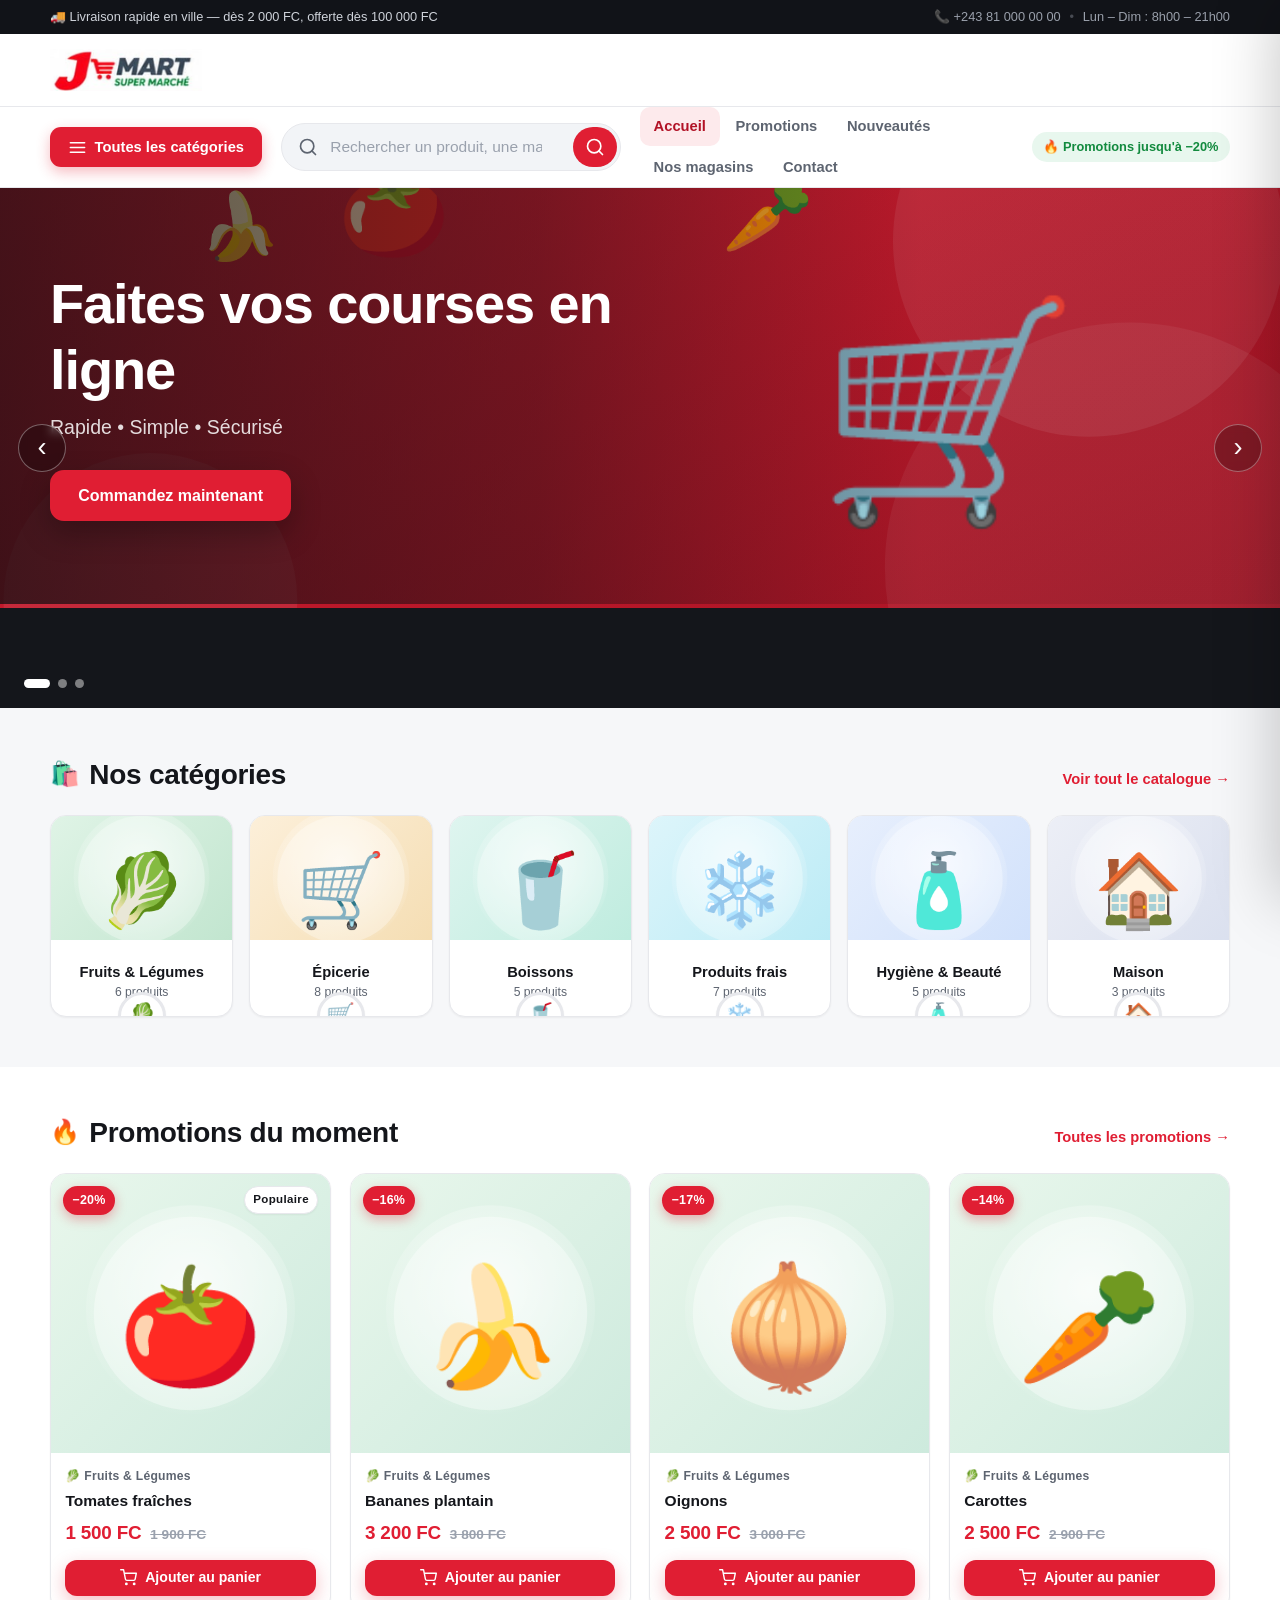
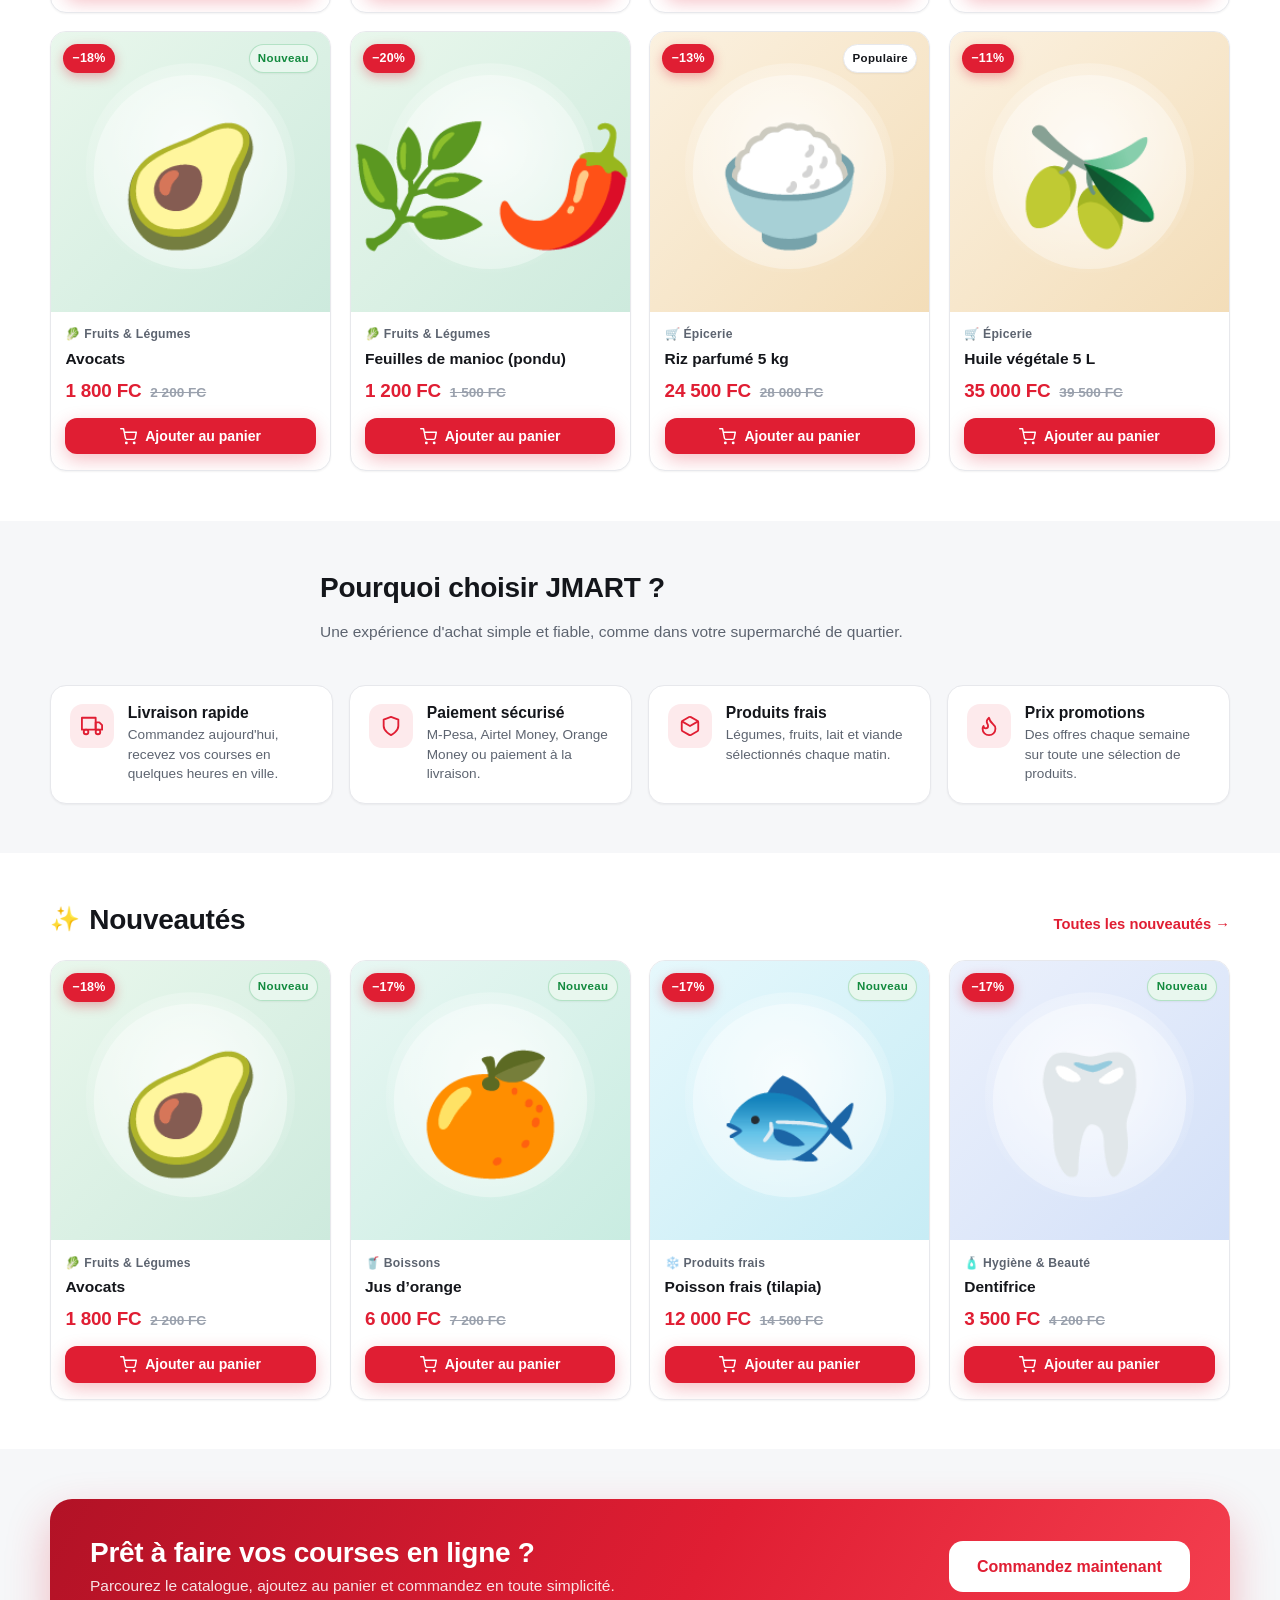
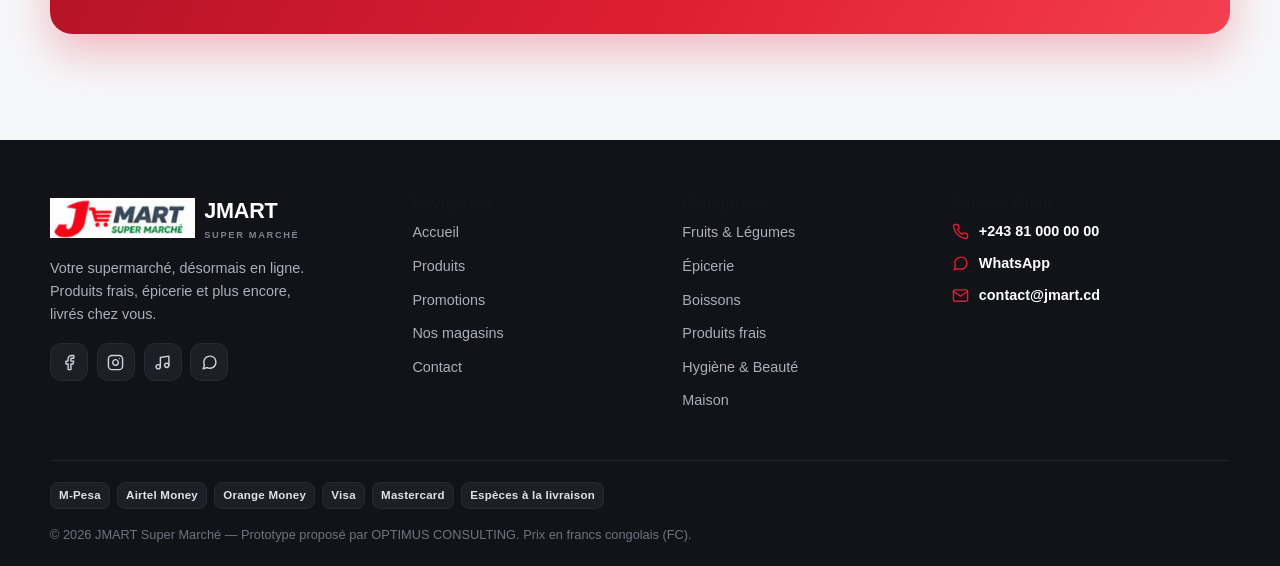
<file: index.html>
<!DOCTYPE html>
<html lang="fr">
<head>
<meta charset="UTF-8">
<meta name="viewport" content="width=device-width, initial-scale=1.0, viewport-fit=cover">
<meta name="theme-color" content="#e01e33">
<title>JMART Super Marché — Faites vos courses en ligne</title>
<meta name="description" content="JMART Super Marché : produits frais, épicerie, boissons et hygiène livrés chez vous. Démonstration.">
<link rel="icon" href="assets/logo/logo.png">
<link rel="stylesheet" href="css/base.css">
<link rel="stylesheet" href="css/layout.css">
<link rel="stylesheet" href="css/components.css">
<link rel="stylesheet" href="css/pages.css">
</head>
<body data-page="home">

<!-- Barre promo -->
<div class="topbar">
  <div class="container topbar-inner">
    <span>🚚 Livraison rapide en ville — dès 2 000 FC, offerte dès 100 000 FC</span>
    <span class="topbar-contact">📞 +243 81 000 00 00 <span class="sep">•</span> Lun – Dim : 8h00 – 21h00</span>
  </div>
</div>

<!-- En-tête -->
<header class="site-header">
  <div class="container header-main">
    <button class="menu-btn" id="menuBtn" type="button" aria-label="Ouvrir le menu" aria-expanded="false">
      <svg viewBox="0 0 24 24" fill="none" stroke="currentColor" stroke-width="2" stroke-linecap="round" aria-hidden="true"><line x1="3" y1="6" x2="21" y2="6"></line><line x1="3" y1="12" x2="21" y2="12"></line><line x1="3" y1="18" x2="21" y2="18"></line></svg>
    </button>
    <a class="brand" href="index.html">
      <img src="assets/logo/logo.png" alt="JMART">
    </a>
    <form class="header-search m-search" data-header-search role="search" action="products.html">
      <svg viewBox="0 0 24 24" fill="none" stroke="currentColor" stroke-width="2" stroke-linecap="round" stroke-linejoin="round" aria-hidden="true"><circle cx="11" cy="11" r="8"></circle><line x1="21" y1="21" x2="16.65" y2="16.65"></line></svg>
      <input type="search" name="q" placeholder="Rechercher un produit, une marque..." aria-label="Rechercher un produit">
      <button type="submit" aria-label="Lancer la recherche">
        <svg viewBox="0 0 24 24" fill="none" stroke="currentColor" stroke-width="2" stroke-linecap="round" stroke-linejoin="round" aria-hidden="true"><circle cx="11" cy="11" r="8"></circle><line x1="21" y1="21" x2="16.65" y2="16.65"></line></svg>
      </button>
    </form>
  </div>
  <div class="header-nav">
    <div class="container header-nav-inner">
      <div class="cat-wrap">
        <button class="cat-btn" id="catBtn" type="button" aria-expanded="false">
          <svg viewBox="0 0 24 24" fill="none" stroke="currentColor" stroke-width="2" stroke-linecap="round" aria-hidden="true"><line x1="3" y1="6" x2="21" y2="6"></line><line x1="3" y1="12" x2="21" y2="12"></line><line x1="3" y1="18" x2="21" y2="18"></line></svg>
          <span>Toutes les catégories</span>
        </button>
        <div class="cat-menu" id="catMenu" aria-hidden="true">
          <div class="cat-menu-title">Parcourir les catégories</div>
          <div class="cat-menu-list" id="catMenuList"></div>
          <a class="cat-menu-all" href="products.html">Voir tout le catalogue</a>
        </div>
      </div>
      <form class="header-search d-search" data-header-search role="search" action="products.html">
        <svg viewBox="0 0 24 24" fill="none" stroke="currentColor" stroke-width="2" stroke-linecap="round" stroke-linejoin="round" aria-hidden="true"><circle cx="11" cy="11" r="8"></circle><line x1="21" y1="21" x2="16.65" y2="16.65"></line></svg>
        <input type="search" name="q" placeholder="Rechercher un produit, une marque..." aria-label="Rechercher un produit">
        <button type="submit" aria-label="Lancer la recherche">
          <svg viewBox="0 0 24 24" fill="none" stroke="currentColor" stroke-width="2" stroke-linecap="round" stroke-linejoin="round" aria-hidden="true"><circle cx="11" cy="11" r="8"></circle><line x1="21" y1="21" x2="16.65" y2="16.65"></line></svg>
        </button>
      </form>
      <nav class="main-nav" id="mainNav" aria-label="Navigation principale">
        <div class="main-nav-links">
          <a class="nav-link is-active" data-nav="home" href="index.html">Accueil</a>
          <a class="nav-link" data-nav="promotions" href="promotions.html">Promotions</a>
          <a class="nav-link" href="products.html?cat=nouveautes">Nouveautés</a>
          <a class="nav-link" data-nav="stores" href="stores.html">Nos magasins</a>
          <a class="nav-link" data-nav="contact" href="contact.html">Contact</a>
        </div>
        <div class="main-nav-cats">
          <div class="mob-cats-title">Toutes les catégories</div>
          <div class="mob-cats" id="mobCats"></div>
        </div>
      </nav>
      <div class="header-chip">🔥 Promotions jusqu'à −20%</div>
    </div>
  </div>
</header>

<!-- Drawer panier -->
<div class="drawer-overlay" id="drawerOverlay" data-drawer-close></div>
<aside class="cart-drawer" id="cartDrawer" aria-hidden="true" aria-label="Panier">
  <div class="drawer-head">
    <h3>Mon panier <span id="drawerHeadCount"></span></h3>
    <button class="drawer-close" type="button" data-drawer-close aria-label="Fermer le panier">
      <svg viewBox="0 0 24 24" fill="none" stroke="currentColor" stroke-width="2" stroke-linecap="round" aria-hidden="true"><line x1="18" y1="6" x2="6" y2="18"></line><line x1="6" y1="6" x2="18" y2="18"></line></svg>
    </button>
  </div>
  <div class="drawer-items" id="drawerItems"></div>
  <div class="drawer-empty" id="drawerEmpty">
    <div class="de-icon">
      <svg viewBox="0 0 24 24" fill="none" stroke="currentColor" stroke-width="2" stroke-linecap="round" stroke-linejoin="round" aria-hidden="true"><circle cx="9" cy="21" r="1"></circle><circle cx="20" cy="21" r="1"></circle><path d="M1 1h4l2.68 13.39a2 2 0 0 0 2 1.61h9.72a2 2 0 0 0 2-1.61L23 6H6"></path></svg>
    </div>
    <h3>Votre panier est vide</h3>
    <p>Parcourez nos rayons et ajoutez vos produits préférés.</p>
    <a class="btn btn-primary" href="products.html">Découvrir les produits</a>
  </div>
  <div class="drawer-foot" id="drawerFoot">
    <div class="drawer-sub-row"><span>Sous-total</span><span id="drawerSub">0 FC</span></div>
    <div class="drawer-grand"><span>TOTAL</span><span id="drawerTotal">0 FC</span></div>
    <a class="btn btn-outline btn-block" href="cart.html">Voir le panier</a>
    <a class="btn btn-primary btn-block" href="checkout.html">Commander</a>
    <div class="drawer-free">🚚 Livraison offerte dès 100 000 FC</div>
  </div>
</aside>

<!-- Contenu principal -->
<main>

  <!-- Hero -->
  <section class="hero" id="hero" aria-label="Promotions en vedette">
    <div class="hero-slides" id="heroSlides"></div>
    <button class="hero-arrow prev" type="button" aria-label="Slide précédent">‹</button>
    <button class="hero-arrow next" type="button" aria-label="Slide suivant">›</button>
    <div class="hero-dots" id="heroDots"></div>
  </section>

  <!-- Catégories -->
  <section class="section">
    <div class="container">
      <div class="section-head">
        <h2 class="section-title"><span class="st-emoji">🛍️</span> Nos catégories</h2>
        <a class="section-link" href="products.html">Voir tout le catalogue →</a>
      </div>
      <div class="category-grid" id="homeCategories"></div>
    </div>
  </section>

  <!-- Promotions -->
  <section class="section" style="background:var(--c-surface)">
    <div class="container">
      <div class="section-head">
        <h2 class="section-title"><span class="st-emoji">🔥</span> Promotions du moment</h2>
        <a class="section-link" href="promotions.html">Toutes les promotions →</a>
      </div>
      <div class="product-grid" id="homePromos"></div>
    </div>
  </section>

  <!-- Pourquoi JMART -->
  <section class="section">
    <div class="container">
      <div class="section-head text-center" style="max-width:640px;margin:0 auto 1rem;text-align:center">
        <h2 class="section-title" style="justify-content:center">Pourquoi choisir JMART ?</h2>
        <p class="is-muted">Une expérience d'achat simple et fiable, comme dans votre supermarché de quartier.</p>
      </div>
      <div class="features">
        <div class="feature">
          <div class="feature-icon"><svg viewBox="0 0 24 24" fill="none" stroke="currentColor" stroke-width="2" stroke-linecap="round" stroke-linejoin="round" aria-hidden="true"><path d="M1 3h15v13H1z"></path><path d="M16 8h4l3 3v5h-7V8z"></path><circle cx="5.5" cy="18.5" r="2.5"></circle><circle cx="18.5" cy="18.5" r="2.5"></circle></svg></div>
          <div><h3>Livraison rapide</h3><p>Commandez aujourd'hui, recevez vos courses en quelques heures en ville.</p></div>
        </div>
        <div class="feature">
          <div class="feature-icon"><svg viewBox="0 0 24 24" fill="none" stroke="currentColor" stroke-width="2" stroke-linecap="round" stroke-linejoin="round" aria-hidden="true"><path d="M12 22s8-4 8-10V5l-8-3-8 3v7c0 6 8 10 8 10z"></path></svg></div>
          <div><h3>Paiement sécurisé</h3><p>M-Pesa, Airtel Money, Orange Money ou paiement à la livraison.</p></div>
        </div>
        <div class="feature">
          <div class="feature-icon"><svg viewBox="0 0 24 24" fill="none" stroke="currentColor" stroke-width="2" stroke-linecap="round" stroke-linejoin="round" aria-hidden="true"><path d="M21 16V8a2 2 0 0 0-1-1.73l-7-4a2 2 0 0 0-2 0l-7 4A2 2 0 0 0 3 8v8a2 2 0 0 0 1 1.73l7 4a2 2 0 0 0 2 0l7-4A2 2 0 0 0 21 16z"></path><polyline points="3.27 6.96 12 12.01 20.73 6.96"></polyline></svg></div>
          <div><h3>Produits frais</h3><p>Légumes, fruits, lait et viande sélectionnés chaque matin.</p></div>
        </div>
        <div class="feature">
          <div class="feature-icon"><svg viewBox="0 0 24 24" fill="none" stroke="currentColor" stroke-width="2" stroke-linecap="round" stroke-linejoin="round" aria-hidden="true"><path d="M8.5 14.5A2.5 2.5 0 0 0 11 12c0-1.38-.5-2-1-3-1.072-2.143-.224-4.054 2-6 .5 2.5 2 4.9 4 6.5 2 1.6 3 3.5 3 5.5a7 7 0 1 1-14 0c0-1.153.433-2.294 1-3a2.5 2.5 0 0 0 2.5 2.5z"></path></svg></div>
          <div><h3>Prix promotions</h3><p>Des offres chaque semaine sur toute une sélection de produits.</p></div>
        </div>
      </div>
    </div>
  </section>

  <!-- Nouveautés -->
  <section class="section" style="background:var(--c-surface)">
    <div class="container">
      <div class="section-head">
        <h2 class="section-title"><span class="st-emoji">✨</span> Nouveautés</h2>
        <a class="section-link" href="products.html?cat=nouveautes">Toutes les nouveautés →</a>
      </div>
      <div class="product-grid" id="homeNew"></div>
    </div>
  </section>

  <!-- CTA -->
  <section class="section">
    <div class="container">
      <div class="cta-band">
        <div>
          <h2>Prêt à faire vos courses en ligne ?</h2>
          <p>Parcourez le catalogue, ajoutez au panier et commandez en toute simplicité.</p>
        </div>
        <a class="btn btn-lg" href="products.html">Commandez maintenant</a>
      </div>
    </div>
  </section>

</main>

<!-- Pied de page -->
<footer class="site-footer">
  <div class="container">
    <div class="footer-grid">
      <div>
        <div class="footer-brand">
          <img src="assets/logo/logo.png" alt="JMART">
          <span><strong>JMART</strong><small>SUPER MARCHÉ</small></span>
        </div>
        <p class="footer-desc">Votre supermarché, désormais en ligne. Produits frais, épicerie et plus encore, livrés chez vous.</p>
        <div class="socials">
          <a href="#" data-notify="Nos réseaux sociaux arrivent bientôt." aria-label="Facebook"><svg viewBox="0 0 24 24" fill="none" stroke="currentColor" stroke-width="2" stroke-linecap="round" stroke-linejoin="round"><path d="M18 2h-3a5 5 0 0 0-5 5v3H7v4h3v8h4v-8h3l1-4h-4V7a1 1 0 0 1 1-1h3z"></path></svg></a>
          <a href="#" data-notify="Nos réseaux sociaux arrivent bientôt." aria-label="Instagram"><svg viewBox="0 0 24 24" fill="none" stroke="currentColor" stroke-width="2" stroke-linecap="round" stroke-linejoin="round"><rect x="2" y="2" width="20" height="20" rx="5" ry="5"></rect><path d="M16 11.37A4 4 0 1 1 12.63 8 4 4 0 0 1 16 11.37z"></path><line x1="17.5" y1="6.5" x2="17.51" y2="6.5"></line></svg></a>
          <a href="#" data-notify="Nos réseaux sociaux arrivent bientôt." aria-label="TikTok"><svg viewBox="0 0 24 24" fill="none" stroke="currentColor" stroke-width="2" stroke-linecap="round" stroke-linejoin="round"><path d="M9 18V5l12-2v13"></path><circle cx="6" cy="18" r="3"></circle><circle cx="18" cy="16" r="3"></circle></svg></a>
          <a href="#" data-notify="Nos réseaux sociaux arrivent bientôt." aria-label="WhatsApp"><svg viewBox="0 0 24 24" fill="none" stroke="currentColor" stroke-width="2" stroke-linecap="round" stroke-linejoin="round"><path d="M21 11.5a8.38 8.38 0 0 1-.9 3.8 8.5 8.5 0 0 1-7.6 4.7 8.38 8.38 0 0 1-3.8-.9L3 21l1.9-5.7a8.38 8.38 0 0 1-.9-3.8 8.5 8.5 0 0 1 4.7-7.6 8.38 8.38 0 0 1 3.8-.9h.5a8.48 8.48 0 0 1 8 8v.5z"></path></svg></a>
        </div>
      </div>
      <div class="footer-col">
        <h4>Navigation</h4>
        <ul>
          <li><a href="index.html">Accueil</a></li>
          <li><a href="products.html">Produits</a></li>
          <li><a href="promotions.html">Promotions</a></li>
          <li><a href="stores.html">Nos magasins</a></li>
          <li><a href="contact.html">Contact</a></li>
        </ul>
      </div>
      <div class="footer-col">
        <h4>Catégories</h4>
        <ul>
          <li><a href="products.html?category=Fruits%20%26%20L%C3%A9gumes">Fruits &amp; Légumes</a></li>
          <li><a href="products.html?category=%C3%89picerie">Épicerie</a></li>
          <li><a href="products.html?category=Boissons">Boissons</a></li>
          <li><a href="products.html?category=Produits%20frais">Produits frais</a></li>
          <li><a href="products.html?category=Hygi%C3%A8ne%20%26%20Beaut%C3%A9">Hygiène &amp; Beauté</a></li>
          <li><a href="products.html?category=Maison">Maison</a></li>
        </ul>
      </div>
      <div class="footer-col">
        <h4>Service client</h4>
        <ul class="footer-contact">
          <li><svg viewBox="0 0 24 24" fill="none" stroke="currentColor" stroke-width="2" stroke-linecap="round" stroke-linejoin="round"><path d="M22 16.92v3a2 2 0 0 1-2.18 2 19.79 19.79 0 0 1-8.63-3.07 19.5 19.5 0 0 1-6-6 19.79 19.79 0 0 1-3.07-8.67A2 2 0 0 1 4.11 2h3a2 2 0 0 1 2 1.72 12.84 12.84 0 0 0 .7 2.81 2 2 0 0 1-.45 2.11L8.09 9.91a16 16 0 0 0 6 6l1.27-1.27a2 2 0 0 1 2.11-.45 12.84 12.84 0 0 0 2.81.7A2 2 0 0 1 22 16.92z"></path></svg><a class="fc-hl" href="tel:+243810000000">+243 81 000 00 00</a></li>
          <li><svg viewBox="0 0 24 24" fill="none" stroke="currentColor" stroke-width="2" stroke-linecap="round" stroke-linejoin="round"><path d="M21 11.5a8.38 8.38 0 0 1-.9 3.8 8.5 8.5 0 0 1-7.6 4.7 8.38 8.38 0 0 1-3.8-.9L3 21l1.9-5.7a8.38 8.38 0 0 1-.9-3.8 8.5 8.5 0 0 1 4.7-7.6 8.38 8.38 0 0 1 3.8-.9h.5a8.48 8.48 0 0 1 8 8v.5z"></path></svg><a class="fc-hl" href="https://wa.me/243810000000">WhatsApp</a></li>
          <li><svg viewBox="0 0 24 24" fill="none" stroke="currentColor" stroke-width="2" stroke-linecap="round" stroke-linejoin="round"><path d="M4 4h16c1.1 0 2 .9 2 2v12c0 1.1-.9 2-2 2H4c-1.1 0-2-.9-2-2V6c0-1.1.9-2 2-2z"></path><polyline points="22,6 12,13 2,6"></polyline></svg><a class="fc-hl" href="mailto:contact@jmart.cd">contact@jmart.cd</a></li>
        </ul>
      </div>
    </div>
    <div class="footer-bottom">
      <div class="pay-chips">
        <span class="pay-chip">M-Pesa</span>
        <span class="pay-chip">Airtel Money</span>
        <span class="pay-chip">Orange Money</span>
        <span class="pay-chip">Visa</span>
        <span class="pay-chip">Mastercard</span>
        <span class="pay-chip">Espèces à la livraison</span>
      </div>
      <div class="footer-copy">© 2026 JMART Super Marché — Prototype proposé par OPTIMUS CONSULTING. Prix en francs congolais (FC).</div>
    </div>
  </div>
</footer>

<!-- Navigation basse mobile -->
<nav class="bottom-nav" aria-label="Navigation mobile">
  <a class="bn-item is-active" data-bn="home" href="index.html">
    <svg viewBox="0 0 24 24" fill="none" stroke="currentColor" stroke-width="2" stroke-linecap="round" stroke-linejoin="round" aria-hidden="true"><path d="M3 9l9-7 9 7v11a2 2 0 0 1-2 2H5a2 2 0 0 1-2-2z"></path><polyline points="9 22 9 12 15 12 15 22"></polyline></svg>
    <span>Accueil</span>
  </a>
  <button class="bn-item" id="bottomSearch" type="button">
    <svg viewBox="0 0 24 24" fill="none" stroke="currentColor" stroke-width="2" stroke-linecap="round" stroke-linejoin="round" aria-hidden="true"><circle cx="11" cy="11" r="8"></circle><line x1="21" y1="21" x2="16.65" y2="16.65"></line></svg>
    <span>Rechercher</span>
  </button>
  <button class="bn-item" id="bottomCart" type="button" aria-label="Ouvrir le panier">
    <svg viewBox="0 0 24 24" fill="none" stroke="currentColor" stroke-width="2" stroke-linecap="round" stroke-linejoin="round" aria-hidden="true"><circle cx="9" cy="21" r="1"></circle><circle cx="20" cy="21" r="1"></circle><path d="M1 1h4l2.68 13.39a2 2 0 0 0 2 1.61h9.72a2 2 0 0 0 2-1.61L23 6H6"></path></svg>
    <span>Panier</span>
    <b class="bn-count is-hidden" data-cart-count>0</b>
  </button>
  <a class="bn-item" data-bn="account" href="account.html">
    <svg viewBox="0 0 24 24" fill="none" stroke="currentColor" stroke-width="2" stroke-linecap="round" stroke-linejoin="round" aria-hidden="true"><path d="M20 21v-2a4 4 0 0 0-4-4H8a4 4 0 0 0-4 4v2"></path><circle cx="12" cy="7" r="4"></circle></svg>
    <span>Compte</span>
  </a>
</nav>

<script src="js/data.js"></script>
<script src="js/cart.js"></script>
<script src="js/main.js"></script>
</body>
</html>
</file>
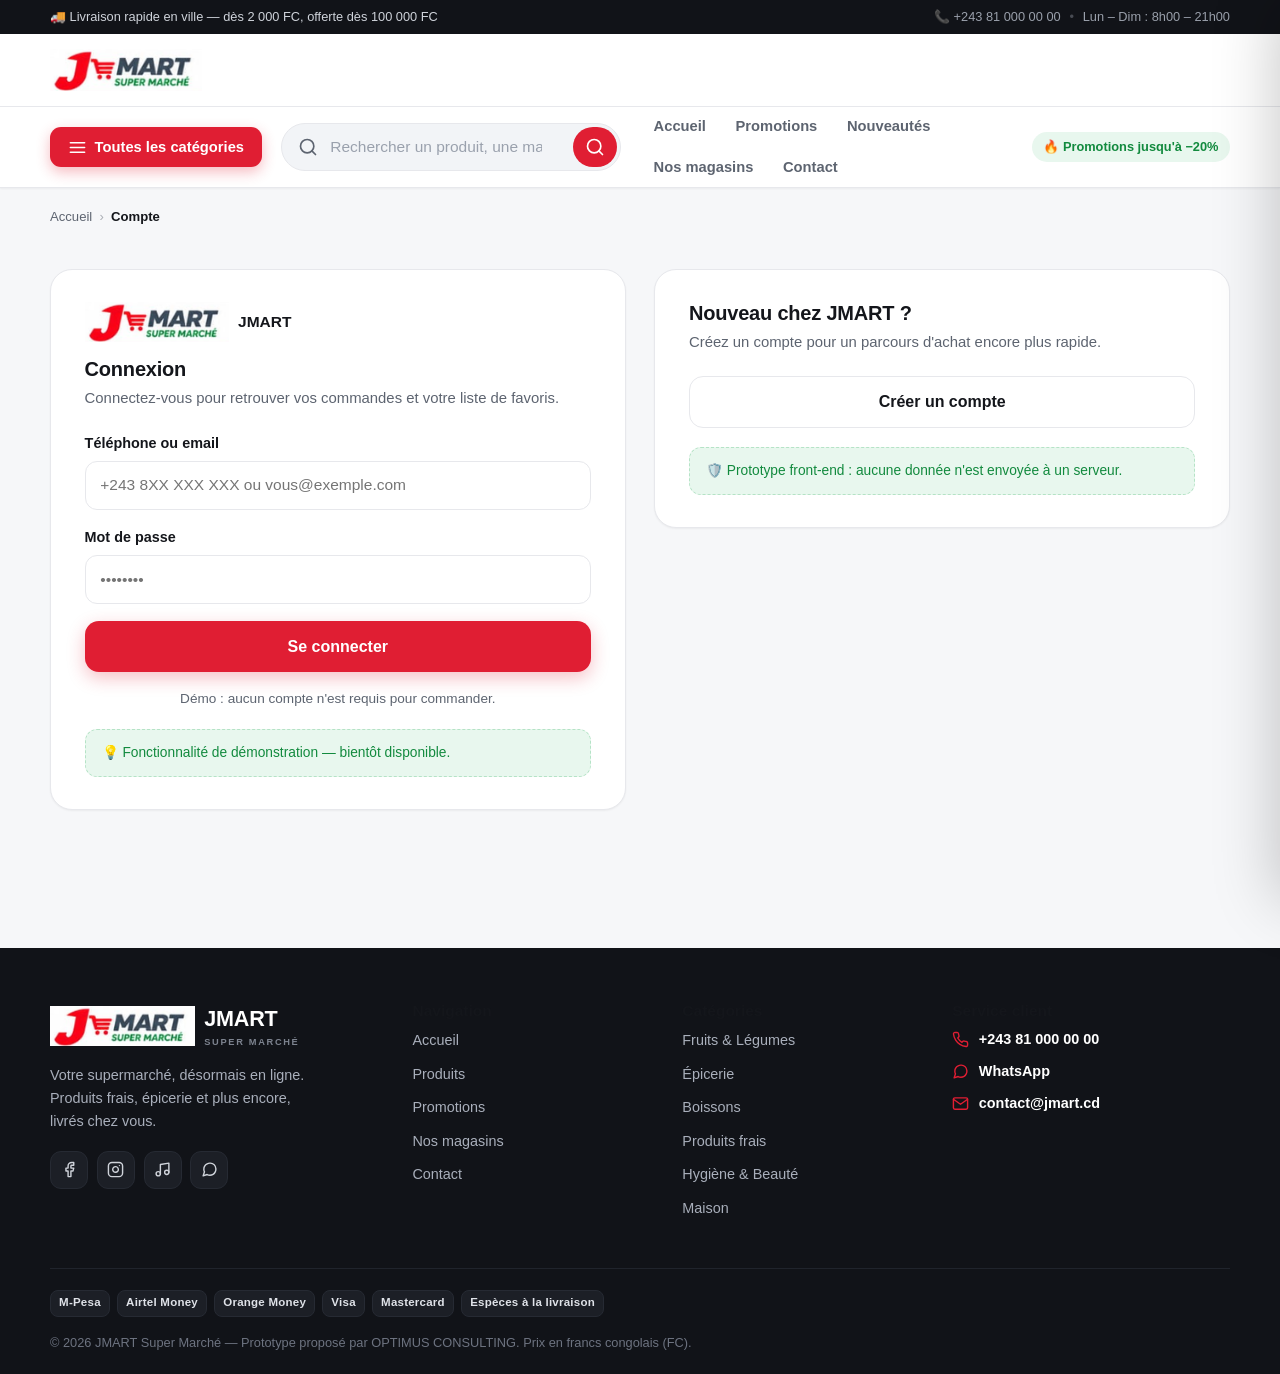
<file: account.html>
<!DOCTYPE html>
<html lang="fr">
<head>
<meta charset="UTF-8">
<meta name="viewport" content="width=device-width, initial-scale=1.0, viewport-fit=cover">
<meta name="theme-color" content="#e01e33">
<title>JMART — Connexion / Compte</title>
<meta name="description" content="Espace client JMART (démonstration).">
<link rel="icon" href="assets/logo/logo.png">
<link rel="stylesheet" href="css/base.css">
<link rel="stylesheet" href="css/layout.css">
<link rel="stylesheet" href="css/components.css">
<link rel="stylesheet" href="css/pages.css">
</head>
<body data-page="account">

<!-- Barre promo -->
<div class="topbar">
  <div class="container topbar-inner">
    <span>🚚 Livraison rapide en ville — dès 2 000 FC, offerte dès 100 000 FC</span>
    <span class="topbar-contact">📞 +243 81 000 00 00 <span class="sep">•</span> Lun – Dim : 8h00 – 21h00</span>
  </div>
</div>

<!-- En-tête -->
<header class="site-header">
  <div class="container header-main">
    <button class="menu-btn" id="menuBtn" type="button" aria-label="Ouvrir le menu" aria-expanded="false">
      <svg viewBox="0 0 24 24" fill="none" stroke="currentColor" stroke-width="2" stroke-linecap="round" aria-hidden="true"><line x1="3" y1="6" x2="21" y2="6"></line><line x1="3" y1="12" x2="21" y2="12"></line><line x1="3" y1="18" x2="21" y2="18"></line></svg>
    </button>
    <a class="brand" href="index.html">
      <img src="assets/logo/logo.png" alt="JMART">
    </a>
    <form class="header-search m-search" data-header-search role="search" action="products.html">
      <svg viewBox="0 0 24 24" fill="none" stroke="currentColor" stroke-width="2" stroke-linecap="round" stroke-linejoin="round" aria-hidden="true"><circle cx="11" cy="11" r="8"></circle><line x1="21" y1="21" x2="16.65" y2="16.65"></line></svg>
      <input type="search" name="q" placeholder="Rechercher un produit, une marque..." aria-label="Rechercher un produit">
      <button type="submit" aria-label="Lancer la recherche">
        <svg viewBox="0 0 24 24" fill="none" stroke="currentColor" stroke-width="2" stroke-linecap="round" stroke-linejoin="round" aria-hidden="true"><circle cx="11" cy="11" r="8"></circle><line x1="21" y1="21" x2="16.65" y2="16.65"></line></svg>
      </button>
    </form>
  </div>
  <div class="header-nav">
    <div class="container header-nav-inner">
      <div class="cat-wrap">
        <button class="cat-btn" id="catBtn" type="button" aria-expanded="false">
          <svg viewBox="0 0 24 24" fill="none" stroke="currentColor" stroke-width="2" stroke-linecap="round" aria-hidden="true"><line x1="3" y1="6" x2="21" y2="6"></line><line x1="3" y1="12" x2="21" y2="12"></line><line x1="3" y1="18" x2="21" y2="18"></line></svg>
          <span>Toutes les catégories</span>
        </button>
        <div class="cat-menu" id="catMenu" aria-hidden="true">
          <div class="cat-menu-title">Parcourir les catégories</div>
          <div class="cat-menu-list" id="catMenuList"></div>
          <a class="cat-menu-all" href="products.html">Voir tout le catalogue</a>
        </div>
      </div>
      <form class="header-search d-search" data-header-search role="search" action="products.html">
        <svg viewBox="0 0 24 24" fill="none" stroke="currentColor" stroke-width="2" stroke-linecap="round" stroke-linejoin="round" aria-hidden="true"><circle cx="11" cy="11" r="8"></circle><line x1="21" y1="21" x2="16.65" y2="16.65"></line></svg>
        <input type="search" name="q" placeholder="Rechercher un produit, une marque..." aria-label="Rechercher un produit">
        <button type="submit" aria-label="Lancer la recherche">
          <svg viewBox="0 0 24 24" fill="none" stroke="currentColor" stroke-width="2" stroke-linecap="round" stroke-linejoin="round" aria-hidden="true"><circle cx="11" cy="11" r="8"></circle><line x1="21" y1="21" x2="16.65" y2="16.65"></line></svg>
        </button>
      </form>
      <nav class="main-nav" id="mainNav" aria-label="Navigation principale">
        <div class="main-nav-links">
          <a class="nav-link is-active" data-nav="home" href="index.html">Accueil</a>
          <a class="nav-link" data-nav="promotions" href="promotions.html">Promotions</a>
          <a class="nav-link" href="products.html?cat=nouveautes">Nouveautés</a>
          <a class="nav-link" data-nav="stores" href="stores.html">Nos magasins</a>
          <a class="nav-link" data-nav="contact" href="contact.html">Contact</a>
        </div>
        <div class="main-nav-cats">
          <div class="mob-cats-title">Toutes les catégories</div>
          <div class="mob-cats" id="mobCats"></div>
        </div>
      </nav>
      <div class="header-chip">🔥 Promotions jusqu'à −20%</div>
    </div>
  </div>
</header>

<!-- Drawer panier -->
<div class="drawer-overlay" id="drawerOverlay" data-drawer-close></div>
<aside class="cart-drawer" id="cartDrawer" aria-hidden="true" aria-label="Panier">
  <div class="drawer-head">
    <h3>Mon panier <span id="drawerHeadCount"></span></h3>
    <button class="drawer-close" type="button" data-drawer-close aria-label="Fermer le panier">
      <svg viewBox="0 0 24 24" fill="none" stroke="currentColor" stroke-width="2" stroke-linecap="round" aria-hidden="true"><line x1="18" y1="6" x2="6" y2="18"></line><line x1="6" y1="6" x2="18" y2="18"></line></svg>
    </button>
  </div>
  <div class="drawer-items" id="drawerItems"></div>
  <div class="drawer-empty" id="drawerEmpty">
    <div class="de-icon">
      <svg viewBox="0 0 24 24" fill="none" stroke="currentColor" stroke-width="2" stroke-linecap="round" stroke-linejoin="round" aria-hidden="true"><circle cx="9" cy="21" r="1"></circle><circle cx="20" cy="21" r="1"></circle><path d="M1 1h4l2.68 13.39a2 2 0 0 0 2 1.61h9.72a2 2 0 0 0 2-1.61L23 6H6"></path></svg>
    </div>
    <h3>Votre panier est vide</h3>
    <p>Parcourez nos rayons et ajoutez vos produits préférés.</p>
    <a class="btn btn-primary" href="products.html">Découvrir les produits</a>
  </div>
  <div class="drawer-foot" id="drawerFoot">
    <div class="drawer-sub-row"><span>Sous-total</span><span id="drawerSub">0 FC</span></div>
    <div class="drawer-grand"><span>TOTAL</span><span id="drawerTotal">0 FC</span></div>
    <a class="btn btn-outline btn-block" href="cart.html">Voir le panier</a>
    <a class="btn btn-primary btn-block" href="checkout.html">Commander</a>
    <div class="drawer-free">🚚 Livraison offerte dès 100 000 FC</div>
  </div>
</aside>

<!-- Contenu principal -->
<main>
<div class="container"><div class="breadcrumbs"><a href="index.html">Accueil</a> <span class="sep">›</span> <span class="current">Compte</span></div></div>
<section class="section" style="padding-top:1.2rem">
  <div class="container">
    <div class="auth-layout">
      <div class="auth-card">
        <div class="auth-brand"><img src="assets/logo/logo.png" alt="JMART"><strong>JMART</strong></div>
        <h2>Connexion</h2>
        <p class="auth-sub">Connectez-vous pour retrouver vos commandes et votre liste de favoris.</p>
        <form id="accountForm" novalidate>
          <div class="field">
            <label for="accId">Téléphone ou email</label>
            <input id="accId" type="text" placeholder="+243 8XX XXX XXX ou vous@exemple.com">
          </div>
          <div class="field">
            <label for="accPwd">Mot de passe</label>
            <div style="position:relative">
              <input id="accPwd" type="password" placeholder="••••••••">
            </div>
          </div>
          <button class="btn btn-primary btn-lg btn-block" type="submit">Se connecter</button>
        </form>
        <p class="is-muted" style="font-size:.85rem;text-align:center;margin:1rem 0 0">Démo : aucun compte n'est requis pour commander.</p>
        <div class="auth-note">💡 Fonctionnalité de démonstration — bientôt disponible.</div>
      </div>
      <div class="auth-card">
        <h2>Nouveau chez JMART ?</h2>
        <p class="auth-sub">Créez un compte pour un parcours d'achat encore plus rapide.</p>
        <a class="btn btn-outline btn-lg btn-block" href="#" id="accountSignupBtn">Créer un compte</a>
        <div class="auth-note">🛡️ Prototype front-end : aucune donnée n'est envoyée à un serveur.</div>
      </div>
    </div>
  </div>
</section>
</main>

<!-- Pied de page -->
<footer class="site-footer">
  <div class="container">
    <div class="footer-grid">
      <div>
        <div class="footer-brand">
          <img src="assets/logo/logo.png" alt="JMART">
          <span><strong>JMART</strong><small>SUPER MARCHÉ</small></span>
        </div>
        <p class="footer-desc">Votre supermarché, désormais en ligne. Produits frais, épicerie et plus encore, livrés chez vous.</p>
        <div class="socials">
          <a href="#" data-notify="Nos réseaux sociaux arrivent bientôt." aria-label="Facebook"><svg viewBox="0 0 24 24" fill="none" stroke="currentColor" stroke-width="2" stroke-linecap="round" stroke-linejoin="round"><path d="M18 2h-3a5 5 0 0 0-5 5v3H7v4h3v8h4v-8h3l1-4h-4V7a1 1 0 0 1 1-1h3z"></path></svg></a>
          <a href="#" data-notify="Nos réseaux sociaux arrivent bientôt." aria-label="Instagram"><svg viewBox="0 0 24 24" fill="none" stroke="currentColor" stroke-width="2" stroke-linecap="round" stroke-linejoin="round"><rect x="2" y="2" width="20" height="20" rx="5" ry="5"></rect><path d="M16 11.37A4 4 0 1 1 12.63 8 4 4 0 0 1 16 11.37z"></path><line x1="17.5" y1="6.5" x2="17.51" y2="6.5"></line></svg></a>
          <a href="#" data-notify="Nos réseaux sociaux arrivent bientôt." aria-label="TikTok"><svg viewBox="0 0 24 24" fill="none" stroke="currentColor" stroke-width="2" stroke-linecap="round" stroke-linejoin="round"><path d="M9 18V5l12-2v13"></path><circle cx="6" cy="18" r="3"></circle><circle cx="18" cy="16" r="3"></circle></svg></a>
          <a href="#" data-notify="Nos réseaux sociaux arrivent bientôt." aria-label="WhatsApp"><svg viewBox="0 0 24 24" fill="none" stroke="currentColor" stroke-width="2" stroke-linecap="round" stroke-linejoin="round"><path d="M21 11.5a8.38 8.38 0 0 1-.9 3.8 8.5 8.5 0 0 1-7.6 4.7 8.38 8.38 0 0 1-3.8-.9L3 21l1.9-5.7a8.38 8.38 0 0 1-.9-3.8 8.5 8.5 0 0 1 4.7-7.6 8.38 8.38 0 0 1 3.8-.9h.5a8.48 8.48 0 0 1 8 8v.5z"></path></svg></a>
        </div>
      </div>
      <div class="footer-col">
        <h4>Navigation</h4>
        <ul>
          <li><a href="index.html">Accueil</a></li>
          <li><a href="products.html">Produits</a></li>
          <li><a href="promotions.html">Promotions</a></li>
          <li><a href="stores.html">Nos magasins</a></li>
          <li><a href="contact.html">Contact</a></li>
        </ul>
      </div>
      <div class="footer-col">
        <h4>Catégories</h4>
        <ul>
          <li><a href="products.html?category=Fruits%20%26%20L%C3%A9gumes">Fruits &amp; Légumes</a></li>
          <li><a href="products.html?category=%C3%89picerie">Épicerie</a></li>
          <li><a href="products.html?category=Boissons">Boissons</a></li>
          <li><a href="products.html?category=Produits%20frais">Produits frais</a></li>
          <li><a href="products.html?category=Hygi%C3%A8ne%20%26%20Beaut%C3%A9">Hygiène &amp; Beauté</a></li>
          <li><a href="products.html?category=Maison">Maison</a></li>
        </ul>
      </div>
      <div class="footer-col">
        <h4>Service client</h4>
        <ul class="footer-contact">
          <li><svg viewBox="0 0 24 24" fill="none" stroke="currentColor" stroke-width="2" stroke-linecap="round" stroke-linejoin="round"><path d="M22 16.92v3a2 2 0 0 1-2.18 2 19.79 19.79 0 0 1-8.63-3.07 19.5 19.5 0 0 1-6-6 19.79 19.79 0 0 1-3.07-8.67A2 2 0 0 1 4.11 2h3a2 2 0 0 1 2 1.72 12.84 12.84 0 0 0 .7 2.81 2 2 0 0 1-.45 2.11L8.09 9.91a16 16 0 0 0 6 6l1.27-1.27a2 2 0 0 1 2.11-.45 12.84 12.84 0 0 0 2.81.7A2 2 0 0 1 22 16.92z"></path></svg><a class="fc-hl" href="tel:+243810000000">+243 81 000 00 00</a></li>
          <li><svg viewBox="0 0 24 24" fill="none" stroke="currentColor" stroke-width="2" stroke-linecap="round" stroke-linejoin="round"><path d="M21 11.5a8.38 8.38 0 0 1-.9 3.8 8.5 8.5 0 0 1-7.6 4.7 8.38 8.38 0 0 1-3.8-.9L3 21l1.9-5.7a8.38 8.38 0 0 1-.9-3.8 8.5 8.5 0 0 1 4.7-7.6 8.38 8.38 0 0 1 3.8-.9h.5a8.48 8.48 0 0 1 8 8v.5z"></path></svg><a class="fc-hl" href="https://wa.me/243810000000">WhatsApp</a></li>
          <li><svg viewBox="0 0 24 24" fill="none" stroke="currentColor" stroke-width="2" stroke-linecap="round" stroke-linejoin="round"><path d="M4 4h16c1.1 0 2 .9 2 2v12c0 1.1-.9 2-2 2H4c-1.1 0-2-.9-2-2V6c0-1.1.9-2 2-2z"></path><polyline points="22,6 12,13 2,6"></polyline></svg><a class="fc-hl" href="mailto:contact@jmart.cd">contact@jmart.cd</a></li>
        </ul>
      </div>
    </div>
    <div class="footer-bottom">
      <div class="pay-chips">
        <span class="pay-chip">M-Pesa</span>
        <span class="pay-chip">Airtel Money</span>
        <span class="pay-chip">Orange Money</span>
        <span class="pay-chip">Visa</span>
        <span class="pay-chip">Mastercard</span>
        <span class="pay-chip">Espèces à la livraison</span>
      </div>
      <div class="footer-copy">© 2026 JMART Super Marché — Prototype proposé par OPTIMUS CONSULTING. Prix en francs congolais (FC).</div>
    </div>
  </div>
</footer>

<!-- Navigation basse mobile -->
<nav class="bottom-nav" aria-label="Navigation mobile">
  <a class="bn-item is-active" data-bn="home" href="index.html">
    <svg viewBox="0 0 24 24" fill="none" stroke="currentColor" stroke-width="2" stroke-linecap="round" stroke-linejoin="round" aria-hidden="true"><path d="M3 9l9-7 9 7v11a2 2 0 0 1-2 2H5a2 2 0 0 1-2-2z"></path><polyline points="9 22 9 12 15 12 15 22"></polyline></svg>
    <span>Accueil</span>
  </a>
  <button class="bn-item" id="bottomSearch" type="button">
    <svg viewBox="0 0 24 24" fill="none" stroke="currentColor" stroke-width="2" stroke-linecap="round" stroke-linejoin="round" aria-hidden="true"><circle cx="11" cy="11" r="8"></circle><line x1="21" y1="21" x2="16.65" y2="16.65"></line></svg>
    <span>Rechercher</span>
  </button>
  <button class="bn-item" id="bottomCart" type="button" aria-label="Ouvrir le panier">
    <svg viewBox="0 0 24 24" fill="none" stroke="currentColor" stroke-width="2" stroke-linecap="round" stroke-linejoin="round" aria-hidden="true"><circle cx="9" cy="21" r="1"></circle><circle cx="20" cy="21" r="1"></circle><path d="M1 1h4l2.68 13.39a2 2 0 0 0 2 1.61h9.72a2 2 0 0 0 2-1.61L23 6H6"></path></svg>
    <span>Panier</span>
    <b class="bn-count is-hidden" data-cart-count>0</b>
  </button>
  <a class="bn-item" data-bn="account" href="account.html">
    <svg viewBox="0 0 24 24" fill="none" stroke="currentColor" stroke-width="2" stroke-linecap="round" stroke-linejoin="round" aria-hidden="true"><path d="M20 21v-2a4 4 0 0 0-4-4H8a4 4 0 0 0-4 4v2"></path><circle cx="12" cy="7" r="4"></circle></svg>
    <span>Compte</span>
  </a>
</nav>

<script src="js/data.js"></script>
<script src="js/cart.js"></script>
<script src="js/main.js"></script>
</body>
</html>
</file>
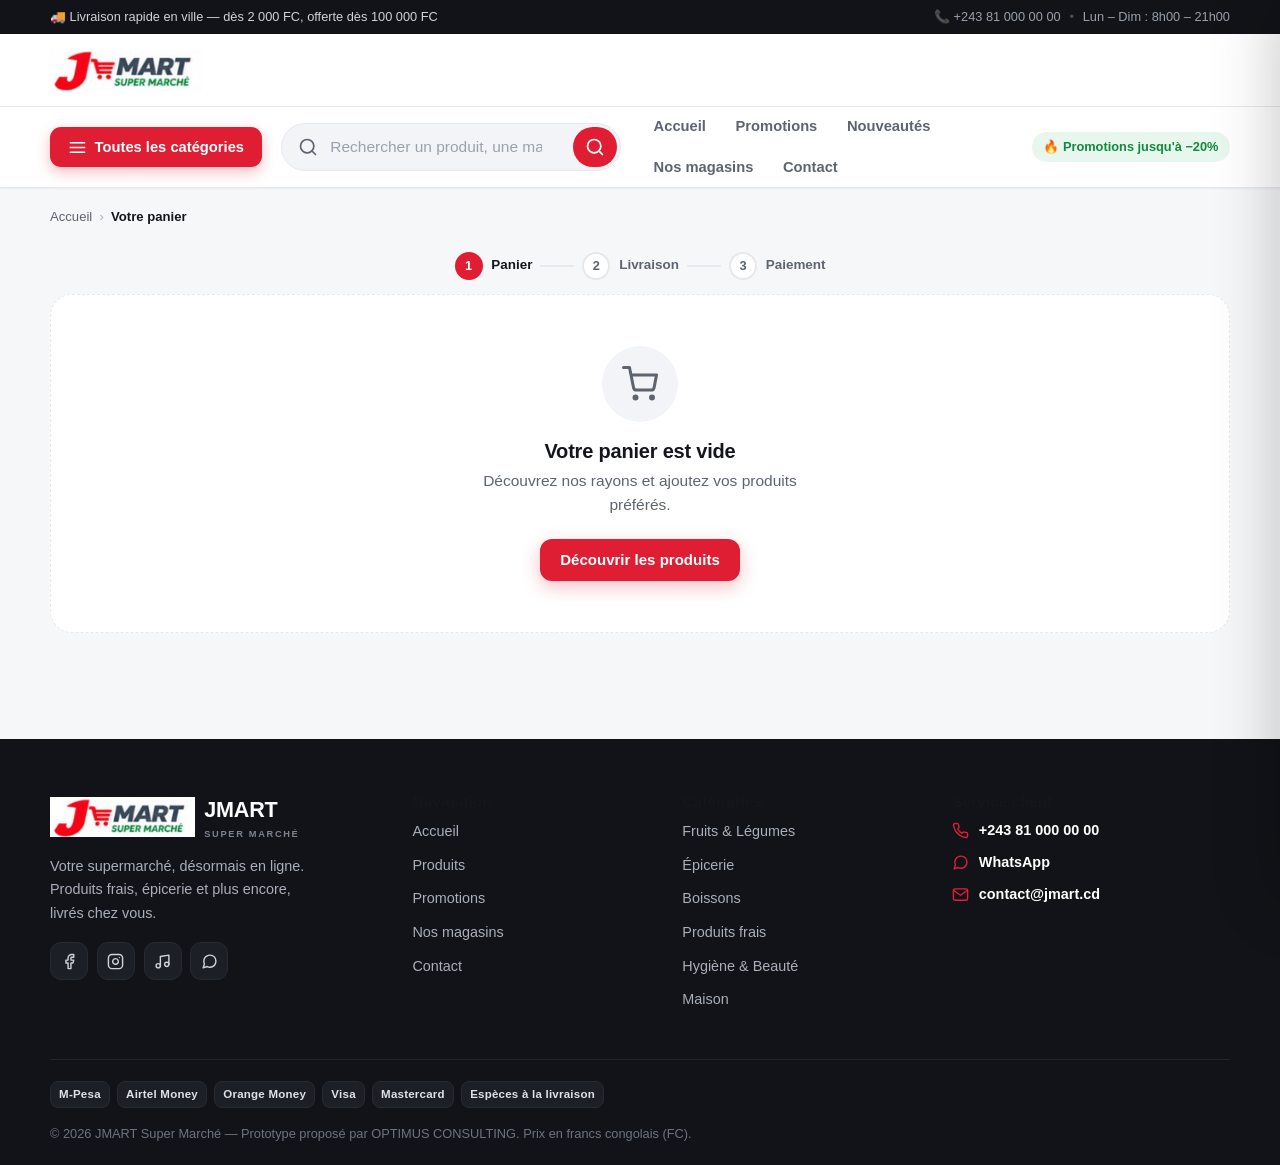
<file: cart.html>
<!DOCTYPE html>
<html lang="fr">
<head>
<meta charset="UTF-8">
<meta name="viewport" content="width=device-width, initial-scale=1.0, viewport-fit=cover">
<meta name="theme-color" content="#e01e33">
<title>JMART — Votre panier</title>
<meta name="description" content="Consultez votre panier JMART, modifiez les quantités et passez commande.">
<link rel="icon" href="assets/logo/logo.png">
<link rel="stylesheet" href="css/base.css">
<link rel="stylesheet" href="css/layout.css">
<link rel="stylesheet" href="css/components.css">
<link rel="stylesheet" href="css/pages.css">
</head>
<body data-page="cart">

<!-- Barre promo -->
<div class="topbar">
  <div class="container topbar-inner">
    <span>🚚 Livraison rapide en ville — dès 2 000 FC, offerte dès 100 000 FC</span>
    <span class="topbar-contact">📞 +243 81 000 00 00 <span class="sep">•</span> Lun – Dim : 8h00 – 21h00</span>
  </div>
</div>

<!-- En-tête -->
<header class="site-header">
  <div class="container header-main">
    <button class="menu-btn" id="menuBtn" type="button" aria-label="Ouvrir le menu" aria-expanded="false">
      <svg viewBox="0 0 24 24" fill="none" stroke="currentColor" stroke-width="2" stroke-linecap="round" aria-hidden="true"><line x1="3" y1="6" x2="21" y2="6"></line><line x1="3" y1="12" x2="21" y2="12"></line><line x1="3" y1="18" x2="21" y2="18"></line></svg>
    </button>
    <a class="brand" href="index.html">
      <img src="assets/logo/logo.png" alt="JMART">
    </a>
    <form class="header-search m-search" data-header-search role="search" action="products.html">
      <svg viewBox="0 0 24 24" fill="none" stroke="currentColor" stroke-width="2" stroke-linecap="round" stroke-linejoin="round" aria-hidden="true"><circle cx="11" cy="11" r="8"></circle><line x1="21" y1="21" x2="16.65" y2="16.65"></line></svg>
      <input type="search" name="q" placeholder="Rechercher un produit, une marque..." aria-label="Rechercher un produit">
      <button type="submit" aria-label="Lancer la recherche">
        <svg viewBox="0 0 24 24" fill="none" stroke="currentColor" stroke-width="2" stroke-linecap="round" stroke-linejoin="round" aria-hidden="true"><circle cx="11" cy="11" r="8"></circle><line x1="21" y1="21" x2="16.65" y2="16.65"></line></svg>
      </button>
    </form>
  </div>
  <div class="header-nav">
    <div class="container header-nav-inner">
      <div class="cat-wrap">
        <button class="cat-btn" id="catBtn" type="button" aria-expanded="false">
          <svg viewBox="0 0 24 24" fill="none" stroke="currentColor" stroke-width="2" stroke-linecap="round" aria-hidden="true"><line x1="3" y1="6" x2="21" y2="6"></line><line x1="3" y1="12" x2="21" y2="12"></line><line x1="3" y1="18" x2="21" y2="18"></line></svg>
          <span>Toutes les catégories</span>
        </button>
        <div class="cat-menu" id="catMenu" aria-hidden="true">
          <div class="cat-menu-title">Parcourir les catégories</div>
          <div class="cat-menu-list" id="catMenuList"></div>
          <a class="cat-menu-all" href="products.html">Voir tout le catalogue</a>
        </div>
      </div>
      <form class="header-search d-search" data-header-search role="search" action="products.html">
        <svg viewBox="0 0 24 24" fill="none" stroke="currentColor" stroke-width="2" stroke-linecap="round" stroke-linejoin="round" aria-hidden="true"><circle cx="11" cy="11" r="8"></circle><line x1="21" y1="21" x2="16.65" y2="16.65"></line></svg>
        <input type="search" name="q" placeholder="Rechercher un produit, une marque..." aria-label="Rechercher un produit">
        <button type="submit" aria-label="Lancer la recherche">
          <svg viewBox="0 0 24 24" fill="none" stroke="currentColor" stroke-width="2" stroke-linecap="round" stroke-linejoin="round" aria-hidden="true"><circle cx="11" cy="11" r="8"></circle><line x1="21" y1="21" x2="16.65" y2="16.65"></line></svg>
        </button>
      </form>
      <nav class="main-nav" id="mainNav" aria-label="Navigation principale">
        <div class="main-nav-links">
          <a class="nav-link is-active" data-nav="home" href="index.html">Accueil</a>
          <a class="nav-link" data-nav="promotions" href="promotions.html">Promotions</a>
          <a class="nav-link" href="products.html?cat=nouveautes">Nouveautés</a>
          <a class="nav-link" data-nav="stores" href="stores.html">Nos magasins</a>
          <a class="nav-link" data-nav="contact" href="contact.html">Contact</a>
        </div>
        <div class="main-nav-cats">
          <div class="mob-cats-title">Toutes les catégories</div>
          <div class="mob-cats" id="mobCats"></div>
        </div>
      </nav>
      <div class="header-chip">🔥 Promotions jusqu'à −20%</div>
    </div>
  </div>
</header>

<!-- Drawer panier -->
<div class="drawer-overlay" id="drawerOverlay" data-drawer-close></div>
<aside class="cart-drawer" id="cartDrawer" aria-hidden="true" aria-label="Panier">
  <div class="drawer-head">
    <h3>Mon panier <span id="drawerHeadCount"></span></h3>
    <button class="drawer-close" type="button" data-drawer-close aria-label="Fermer le panier">
      <svg viewBox="0 0 24 24" fill="none" stroke="currentColor" stroke-width="2" stroke-linecap="round" aria-hidden="true"><line x1="18" y1="6" x2="6" y2="18"></line><line x1="6" y1="6" x2="18" y2="18"></line></svg>
    </button>
  </div>
  <div class="drawer-items" id="drawerItems"></div>
  <div class="drawer-empty" id="drawerEmpty">
    <div class="de-icon">
      <svg viewBox="0 0 24 24" fill="none" stroke="currentColor" stroke-width="2" stroke-linecap="round" stroke-linejoin="round" aria-hidden="true"><circle cx="9" cy="21" r="1"></circle><circle cx="20" cy="21" r="1"></circle><path d="M1 1h4l2.68 13.39a2 2 0 0 0 2 1.61h9.72a2 2 0 0 0 2-1.61L23 6H6"></path></svg>
    </div>
    <h3>Votre panier est vide</h3>
    <p>Parcourez nos rayons et ajoutez vos produits préférés.</p>
    <a class="btn btn-primary" href="products.html">Découvrir les produits</a>
  </div>
  <div class="drawer-foot" id="drawerFoot">
    <div class="drawer-sub-row"><span>Sous-total</span><span id="drawerSub">0 FC</span></div>
    <div class="drawer-grand"><span>TOTAL</span><span id="drawerTotal">0 FC</span></div>
    <a class="btn btn-outline btn-block" href="cart.html">Voir le panier</a>
    <a class="btn btn-primary btn-block" href="checkout.html">Commander</a>
    <div class="drawer-free">🚚 Livraison offerte dès 100 000 FC</div>
  </div>
</aside>

<!-- Contenu principal -->
<main>
<div class="container"><div class="breadcrumbs"><a href="index.html">Accueil</a> <span class="sep">›</span> <span class="current">Votre panier</span></div></div>
<div class="steps">
  <div class="step is-active"><span class="dot">1</span><span class="step-label">Panier</span></div>
  <div class="step-line"></div>
  <div class="step"><span class="dot">2</span><span class="step-label">Livraison</span></div>
  <div class="step-line"></div>
  <div class="step"><span class="dot">3</span><span class="step-label">Paiement</span></div>
</div>
<section class="section" style="padding-top:.6rem">
  <div class="container">
    <div class="empty-state" id="cartEmpty" style="display:none">
      <div class="empty-icon"><svg viewBox="0 0 24 24" fill="none" stroke="currentColor" stroke-width="2" stroke-linecap="round" stroke-linejoin="round" aria-hidden="true"><circle cx="9" cy="21" r="1"></circle><circle cx="20" cy="21" r="1"></circle><path d="M1 1h4l2.68 13.39a2 2 0 0 0 2 1.61h9.72a2 2 0 0 0 2-1.61L23 6H6"></path></svg></div>
      <h2>Votre panier est vide</h2>
      <p>Découvrez nos rayons et ajoutez vos produits préférés.</p>
      <a class="btn btn-primary" href="products.html">Découvrir les produits</a>
    </div>
    <div class="cart-layout" id="cartContent" style="display:none">
      <div class="cart-list" id="cartList"></div>
      <aside class="cart-sticky summary-card card card-pad" id="cartSummary" style="display:none">
        <h3>Résumé</h3>
        <ul class="summary-lines">
          <li><span>Sous-total</span><span id="cartSubtotal">0 FC</span></li>
          <li><span>Livraison</span><span id="cartShipping">0 FC</span></li>
          <li class="grand"><span>TOTAL</span><span id="cartTotal">0 FC</span></li>
        </ul>
        <div class="free-ship-note" id="cartFreeInfo"></div>
        <a class="btn btn-primary btn-lg btn-block" href="checkout.html" style="margin-top:1rem">Passer la commande</a>
        <a class="btn btn-outline btn-block" href="products.html" style="margin-top:.6rem">Continuer mes achats</a>
      </aside>
    </div>
  </div>
</section>
</main>

<!-- Pied de page -->
<footer class="site-footer">
  <div class="container">
    <div class="footer-grid">
      <div>
        <div class="footer-brand">
          <img src="assets/logo/logo.png" alt="JMART">
          <span><strong>JMART</strong><small>SUPER MARCHÉ</small></span>
        </div>
        <p class="footer-desc">Votre supermarché, désormais en ligne. Produits frais, épicerie et plus encore, livrés chez vous.</p>
        <div class="socials">
          <a href="#" data-notify="Nos réseaux sociaux arrivent bientôt." aria-label="Facebook"><svg viewBox="0 0 24 24" fill="none" stroke="currentColor" stroke-width="2" stroke-linecap="round" stroke-linejoin="round"><path d="M18 2h-3a5 5 0 0 0-5 5v3H7v4h3v8h4v-8h3l1-4h-4V7a1 1 0 0 1 1-1h3z"></path></svg></a>
          <a href="#" data-notify="Nos réseaux sociaux arrivent bientôt." aria-label="Instagram"><svg viewBox="0 0 24 24" fill="none" stroke="currentColor" stroke-width="2" stroke-linecap="round" stroke-linejoin="round"><rect x="2" y="2" width="20" height="20" rx="5" ry="5"></rect><path d="M16 11.37A4 4 0 1 1 12.63 8 4 4 0 0 1 16 11.37z"></path><line x1="17.5" y1="6.5" x2="17.51" y2="6.5"></line></svg></a>
          <a href="#" data-notify="Nos réseaux sociaux arrivent bientôt." aria-label="TikTok"><svg viewBox="0 0 24 24" fill="none" stroke="currentColor" stroke-width="2" stroke-linecap="round" stroke-linejoin="round"><path d="M9 18V5l12-2v13"></path><circle cx="6" cy="18" r="3"></circle><circle cx="18" cy="16" r="3"></circle></svg></a>
          <a href="#" data-notify="Nos réseaux sociaux arrivent bientôt." aria-label="WhatsApp"><svg viewBox="0 0 24 24" fill="none" stroke="currentColor" stroke-width="2" stroke-linecap="round" stroke-linejoin="round"><path d="M21 11.5a8.38 8.38 0 0 1-.9 3.8 8.5 8.5 0 0 1-7.6 4.7 8.38 8.38 0 0 1-3.8-.9L3 21l1.9-5.7a8.38 8.38 0 0 1-.9-3.8 8.5 8.5 0 0 1 4.7-7.6 8.38 8.38 0 0 1 3.8-.9h.5a8.48 8.48 0 0 1 8 8v.5z"></path></svg></a>
        </div>
      </div>
      <div class="footer-col">
        <h4>Navigation</h4>
        <ul>
          <li><a href="index.html">Accueil</a></li>
          <li><a href="products.html">Produits</a></li>
          <li><a href="promotions.html">Promotions</a></li>
          <li><a href="stores.html">Nos magasins</a></li>
          <li><a href="contact.html">Contact</a></li>
        </ul>
      </div>
      <div class="footer-col">
        <h4>Catégories</h4>
        <ul>
          <li><a href="products.html?category=Fruits%20%26%20L%C3%A9gumes">Fruits &amp; Légumes</a></li>
          <li><a href="products.html?category=%C3%89picerie">Épicerie</a></li>
          <li><a href="products.html?category=Boissons">Boissons</a></li>
          <li><a href="products.html?category=Produits%20frais">Produits frais</a></li>
          <li><a href="products.html?category=Hygi%C3%A8ne%20%26%20Beaut%C3%A9">Hygiène &amp; Beauté</a></li>
          <li><a href="products.html?category=Maison">Maison</a></li>
        </ul>
      </div>
      <div class="footer-col">
        <h4>Service client</h4>
        <ul class="footer-contact">
          <li><svg viewBox="0 0 24 24" fill="none" stroke="currentColor" stroke-width="2" stroke-linecap="round" stroke-linejoin="round"><path d="M22 16.92v3a2 2 0 0 1-2.18 2 19.79 19.79 0 0 1-8.63-3.07 19.5 19.5 0 0 1-6-6 19.79 19.79 0 0 1-3.07-8.67A2 2 0 0 1 4.11 2h3a2 2 0 0 1 2 1.72 12.84 12.84 0 0 0 .7 2.81 2 2 0 0 1-.45 2.11L8.09 9.91a16 16 0 0 0 6 6l1.27-1.27a2 2 0 0 1 2.11-.45 12.84 12.84 0 0 0 2.81.7A2 2 0 0 1 22 16.92z"></path></svg><a class="fc-hl" href="tel:+243810000000">+243 81 000 00 00</a></li>
          <li><svg viewBox="0 0 24 24" fill="none" stroke="currentColor" stroke-width="2" stroke-linecap="round" stroke-linejoin="round"><path d="M21 11.5a8.38 8.38 0 0 1-.9 3.8 8.5 8.5 0 0 1-7.6 4.7 8.38 8.38 0 0 1-3.8-.9L3 21l1.9-5.7a8.38 8.38 0 0 1-.9-3.8 8.5 8.5 0 0 1 4.7-7.6 8.38 8.38 0 0 1 3.8-.9h.5a8.48 8.48 0 0 1 8 8v.5z"></path></svg><a class="fc-hl" href="https://wa.me/243810000000">WhatsApp</a></li>
          <li><svg viewBox="0 0 24 24" fill="none" stroke="currentColor" stroke-width="2" stroke-linecap="round" stroke-linejoin="round"><path d="M4 4h16c1.1 0 2 .9 2 2v12c0 1.1-.9 2-2 2H4c-1.1 0-2-.9-2-2V6c0-1.1.9-2 2-2z"></path><polyline points="22,6 12,13 2,6"></polyline></svg><a class="fc-hl" href="mailto:contact@jmart.cd">contact@jmart.cd</a></li>
        </ul>
      </div>
    </div>
    <div class="footer-bottom">
      <div class="pay-chips">
        <span class="pay-chip">M-Pesa</span>
        <span class="pay-chip">Airtel Money</span>
        <span class="pay-chip">Orange Money</span>
        <span class="pay-chip">Visa</span>
        <span class="pay-chip">Mastercard</span>
        <span class="pay-chip">Espèces à la livraison</span>
      </div>
      <div class="footer-copy">© 2026 JMART Super Marché — Prototype proposé par OPTIMUS CONSULTING. Prix en francs congolais (FC).</div>
    </div>
  </div>
</footer>

<!-- Navigation basse mobile -->
<nav class="bottom-nav" aria-label="Navigation mobile">
  <a class="bn-item is-active" data-bn="home" href="index.html">
    <svg viewBox="0 0 24 24" fill="none" stroke="currentColor" stroke-width="2" stroke-linecap="round" stroke-linejoin="round" aria-hidden="true"><path d="M3 9l9-7 9 7v11a2 2 0 0 1-2 2H5a2 2 0 0 1-2-2z"></path><polyline points="9 22 9 12 15 12 15 22"></polyline></svg>
    <span>Accueil</span>
  </a>
  <button class="bn-item" id="bottomSearch" type="button">
    <svg viewBox="0 0 24 24" fill="none" stroke="currentColor" stroke-width="2" stroke-linecap="round" stroke-linejoin="round" aria-hidden="true"><circle cx="11" cy="11" r="8"></circle><line x1="21" y1="21" x2="16.65" y2="16.65"></line></svg>
    <span>Rechercher</span>
  </button>
  <button class="bn-item" id="bottomCart" type="button" aria-label="Ouvrir le panier">
    <svg viewBox="0 0 24 24" fill="none" stroke="currentColor" stroke-width="2" stroke-linecap="round" stroke-linejoin="round" aria-hidden="true"><circle cx="9" cy="21" r="1"></circle><circle cx="20" cy="21" r="1"></circle><path d="M1 1h4l2.68 13.39a2 2 0 0 0 2 1.61h9.72a2 2 0 0 0 2-1.61L23 6H6"></path></svg>
    <span>Panier</span>
    <b class="bn-count is-hidden" data-cart-count>0</b>
  </button>
  <a class="bn-item" data-bn="account" href="account.html">
    <svg viewBox="0 0 24 24" fill="none" stroke="currentColor" stroke-width="2" stroke-linecap="round" stroke-linejoin="round" aria-hidden="true"><path d="M20 21v-2a4 4 0 0 0-4-4H8a4 4 0 0 0-4 4v2"></path><circle cx="12" cy="7" r="4"></circle></svg>
    <span>Compte</span>
  </a>
</nav>

<script src="js/data.js"></script>
<script src="js/cart.js"></script>
<script src="js/main.js"></script>
</body>
</html>
</file>
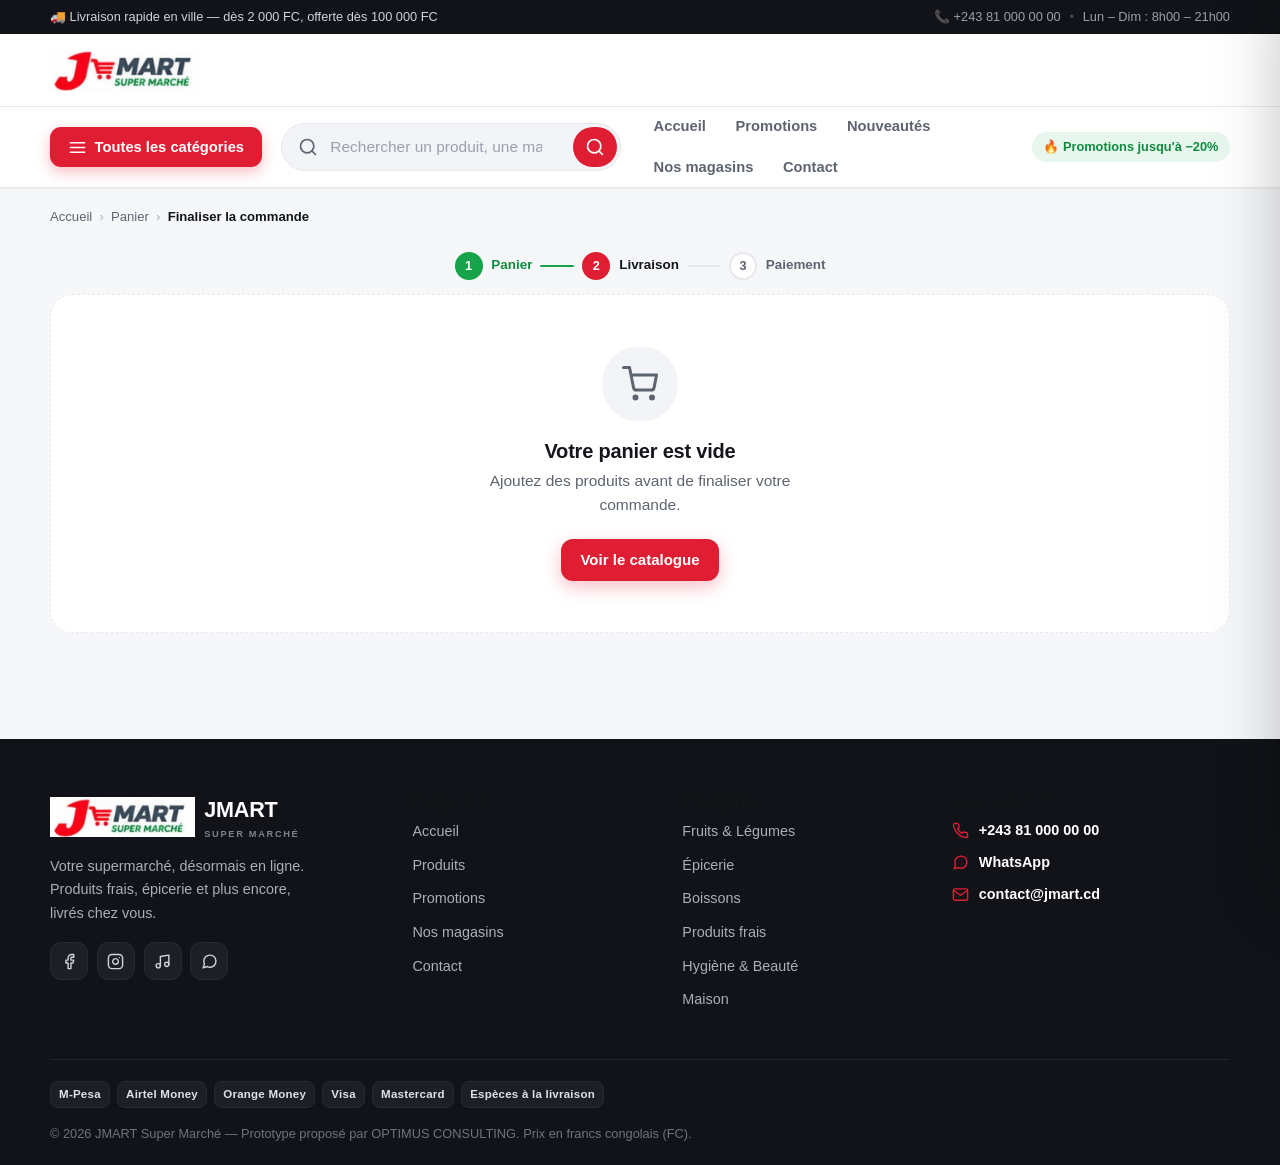
<file: checkout.html>
<!DOCTYPE html>
<html lang="fr">
<head>
<meta charset="UTF-8">
<meta name="viewport" content="width=device-width, initial-scale=1.0, viewport-fit=cover">
<meta name="theme-color" content="#e01e33">
<title>JMART — Finaliser votre commande</title>
<meta name="description" content="Renseignez vos informations de livraison pour finaliser votre commande JMART.">
<link rel="icon" href="assets/logo/logo.png">
<link rel="stylesheet" href="css/base.css">
<link rel="stylesheet" href="css/layout.css">
<link rel="stylesheet" href="css/components.css">
<link rel="stylesheet" href="css/pages.css">
</head>
<body data-page="checkout">

<!-- Barre promo -->
<div class="topbar">
  <div class="container topbar-inner">
    <span>🚚 Livraison rapide en ville — dès 2 000 FC, offerte dès 100 000 FC</span>
    <span class="topbar-contact">📞 +243 81 000 00 00 <span class="sep">•</span> Lun – Dim : 8h00 – 21h00</span>
  </div>
</div>

<!-- En-tête -->
<header class="site-header">
  <div class="container header-main">
    <button class="menu-btn" id="menuBtn" type="button" aria-label="Ouvrir le menu" aria-expanded="false">
      <svg viewBox="0 0 24 24" fill="none" stroke="currentColor" stroke-width="2" stroke-linecap="round" aria-hidden="true"><line x1="3" y1="6" x2="21" y2="6"></line><line x1="3" y1="12" x2="21" y2="12"></line><line x1="3" y1="18" x2="21" y2="18"></line></svg>
    </button>
    <a class="brand" href="index.html">
      <img src="assets/logo/logo.png" alt="JMART">
    </a>
    <form class="header-search m-search" data-header-search role="search" action="products.html">
      <svg viewBox="0 0 24 24" fill="none" stroke="currentColor" stroke-width="2" stroke-linecap="round" stroke-linejoin="round" aria-hidden="true"><circle cx="11" cy="11" r="8"></circle><line x1="21" y1="21" x2="16.65" y2="16.65"></line></svg>
      <input type="search" name="q" placeholder="Rechercher un produit, une marque..." aria-label="Rechercher un produit">
      <button type="submit" aria-label="Lancer la recherche">
        <svg viewBox="0 0 24 24" fill="none" stroke="currentColor" stroke-width="2" stroke-linecap="round" stroke-linejoin="round" aria-hidden="true"><circle cx="11" cy="11" r="8"></circle><line x1="21" y1="21" x2="16.65" y2="16.65"></line></svg>
      </button>
    </form>
  </div>
  <div class="header-nav">
    <div class="container header-nav-inner">
      <div class="cat-wrap">
        <button class="cat-btn" id="catBtn" type="button" aria-expanded="false">
          <svg viewBox="0 0 24 24" fill="none" stroke="currentColor" stroke-width="2" stroke-linecap="round" aria-hidden="true"><line x1="3" y1="6" x2="21" y2="6"></line><line x1="3" y1="12" x2="21" y2="12"></line><line x1="3" y1="18" x2="21" y2="18"></line></svg>
          <span>Toutes les catégories</span>
        </button>
        <div class="cat-menu" id="catMenu" aria-hidden="true">
          <div class="cat-menu-title">Parcourir les catégories</div>
          <div class="cat-menu-list" id="catMenuList"></div>
          <a class="cat-menu-all" href="products.html">Voir tout le catalogue</a>
        </div>
      </div>
      <form class="header-search d-search" data-header-search role="search" action="products.html">
        <svg viewBox="0 0 24 24" fill="none" stroke="currentColor" stroke-width="2" stroke-linecap="round" stroke-linejoin="round" aria-hidden="true"><circle cx="11" cy="11" r="8"></circle><line x1="21" y1="21" x2="16.65" y2="16.65"></line></svg>
        <input type="search" name="q" placeholder="Rechercher un produit, une marque..." aria-label="Rechercher un produit">
        <button type="submit" aria-label="Lancer la recherche">
          <svg viewBox="0 0 24 24" fill="none" stroke="currentColor" stroke-width="2" stroke-linecap="round" stroke-linejoin="round" aria-hidden="true"><circle cx="11" cy="11" r="8"></circle><line x1="21" y1="21" x2="16.65" y2="16.65"></line></svg>
        </button>
      </form>
      <nav class="main-nav" id="mainNav" aria-label="Navigation principale">
        <div class="main-nav-links">
          <a class="nav-link is-active" data-nav="home" href="index.html">Accueil</a>
          <a class="nav-link" data-nav="promotions" href="promotions.html">Promotions</a>
          <a class="nav-link" href="products.html?cat=nouveautes">Nouveautés</a>
          <a class="nav-link" data-nav="stores" href="stores.html">Nos magasins</a>
          <a class="nav-link" data-nav="contact" href="contact.html">Contact</a>
        </div>
        <div class="main-nav-cats">
          <div class="mob-cats-title">Toutes les catégories</div>
          <div class="mob-cats" id="mobCats"></div>
        </div>
      </nav>
      <div class="header-chip">🔥 Promotions jusqu'à −20%</div>
    </div>
  </div>
</header>

<!-- Drawer panier -->
<div class="drawer-overlay" id="drawerOverlay" data-drawer-close></div>
<aside class="cart-drawer" id="cartDrawer" aria-hidden="true" aria-label="Panier">
  <div class="drawer-head">
    <h3>Mon panier <span id="drawerHeadCount"></span></h3>
    <button class="drawer-close" type="button" data-drawer-close aria-label="Fermer le panier">
      <svg viewBox="0 0 24 24" fill="none" stroke="currentColor" stroke-width="2" stroke-linecap="round" aria-hidden="true"><line x1="18" y1="6" x2="6" y2="18"></line><line x1="6" y1="6" x2="18" y2="18"></line></svg>
    </button>
  </div>
  <div class="drawer-items" id="drawerItems"></div>
  <div class="drawer-empty" id="drawerEmpty">
    <div class="de-icon">
      <svg viewBox="0 0 24 24" fill="none" stroke="currentColor" stroke-width="2" stroke-linecap="round" stroke-linejoin="round" aria-hidden="true"><circle cx="9" cy="21" r="1"></circle><circle cx="20" cy="21" r="1"></circle><path d="M1 1h4l2.68 13.39a2 2 0 0 0 2 1.61h9.72a2 2 0 0 0 2-1.61L23 6H6"></path></svg>
    </div>
    <h3>Votre panier est vide</h3>
    <p>Parcourez nos rayons et ajoutez vos produits préférés.</p>
    <a class="btn btn-primary" href="products.html">Découvrir les produits</a>
  </div>
  <div class="drawer-foot" id="drawerFoot">
    <div class="drawer-sub-row"><span>Sous-total</span><span id="drawerSub">0 FC</span></div>
    <div class="drawer-grand"><span>TOTAL</span><span id="drawerTotal">0 FC</span></div>
    <a class="btn btn-outline btn-block" href="cart.html">Voir le panier</a>
    <a class="btn btn-primary btn-block" href="checkout.html">Commander</a>
    <div class="drawer-free">🚚 Livraison offerte dès 100 000 FC</div>
  </div>
</aside>

<!-- Contenu principal -->
<main>
<div class="container"><div class="breadcrumbs"><a href="index.html">Accueil</a> <span class="sep">›</span> <a href="cart.html">Panier</a> <span class="sep">›</span> <span class="current">Finaliser la commande</span></div></div>
<div class="steps">
  <div class="step is-done"><span class="dot">1</span><span class="step-label">Panier</span></div>
  <div class="step-line"></div>
  <div class="step is-active"><span class="dot">2</span><span class="step-label">Livraison</span></div>
  <div class="step-line"></div>
  <div class="step"><span class="dot">3</span><span class="step-label">Paiement</span></div>
</div>
<section class="section" style="padding-top:.6rem">
  <div class="container">
    <div class="empty-state" id="checkoutEmpty" style="display:none">
      <div class="empty-icon"><svg viewBox="0 0 24 24" fill="none" stroke="currentColor" stroke-width="2" stroke-linecap="round" stroke-linejoin="round" aria-hidden="true"><circle cx="9" cy="21" r="1"></circle><circle cx="20" cy="21" r="1"></circle><path d="M1 1h4l2.68 13.39a2 2 0 0 0 2 1.61h9.72a2 2 0 0 0 2-1.61L23 6H6"></path></svg></div>
      <h2>Votre panier est vide</h2>
      <p>Ajoutez des produits avant de finaliser votre commande.</p>
      <a class="btn btn-primary" href="products.html">Voir le catalogue</a>
    </div>
    <div class="checkout-layout" id="checkoutContentWrap">
      <form class="checkout-form" id="checkoutForm" novalidate>
        <h2><span class="n">1</span>Informations de livraison</h2>
        <div class="field">
          <label for="co_fullName">Nom complet <span class="req">*</span></label>
          <input id="co_fullName" type="text" placeholder="Ex : Marie Kabila" autocomplete="name">
          <div class="error"></div>
        </div>
        <div class="grid-2">
          <div class="field">
            <label for="co_phone">Téléphone <span class="req">*</span></label>
            <input id="co_phone" type="tel" placeholder="+243 8XX XXX XXX" autocomplete="tel">
            <div class="error"></div>
          </div>
          <div class="field">
            <label for="co_email">Email</label>
            <input id="co_email" type="email" placeholder="vous@exemple.com" autocomplete="email">
            <div class="error"></div>
          </div>
        </div>
        <div class="field">
          <label for="co_address">Adresse de livraison <span class="req">*</span></label>
          <input id="co_address" type="text" placeholder="N°, avenue, quartier, repère..." autocomplete="street-address">
          <div class="error"></div>
        </div>
        <div class="field">
          <label for="co_city">Ville <span class="req">*</span></label>
          <input id="co_city" type="text" placeholder="Ex : Butembo" autocomplete="address-level2">
          <div class="error"></div>
        </div>
        <div class="field">
          <label for="co_instructions">Instructions de livraison</label>
          <textarea id="co_instructions" rows="3" placeholder="Précisions pour le livreur (facultatif)"></textarea>
        </div>
        <div class="co-submit">
          <button class="btn btn-primary btn-lg btn-block" type="submit">Continuer vers le paiement</button>
        </div>
      </form>
      <aside class="summary-card">
        <div class="card card-pad">
          <h3>Résumé de la commande</h3>
          <ul class="summary-items" id="sumItems"></ul>
          <ul class="summary-lines" id="sumLines"></ul>
          <div class="free-ship-note" style="margin-top:1rem">🚚 Livraison offerte dès 100 000 FC</div>
        </div>
      </aside>
    </div>
  </div>
</section>
</main>

<!-- Pied de page -->
<footer class="site-footer">
  <div class="container">
    <div class="footer-grid">
      <div>
        <div class="footer-brand">
          <img src="assets/logo/logo.png" alt="JMART">
          <span><strong>JMART</strong><small>SUPER MARCHÉ</small></span>
        </div>
        <p class="footer-desc">Votre supermarché, désormais en ligne. Produits frais, épicerie et plus encore, livrés chez vous.</p>
        <div class="socials">
          <a href="#" data-notify="Nos réseaux sociaux arrivent bientôt." aria-label="Facebook"><svg viewBox="0 0 24 24" fill="none" stroke="currentColor" stroke-width="2" stroke-linecap="round" stroke-linejoin="round"><path d="M18 2h-3a5 5 0 0 0-5 5v3H7v4h3v8h4v-8h3l1-4h-4V7a1 1 0 0 1 1-1h3z"></path></svg></a>
          <a href="#" data-notify="Nos réseaux sociaux arrivent bientôt." aria-label="Instagram"><svg viewBox="0 0 24 24" fill="none" stroke="currentColor" stroke-width="2" stroke-linecap="round" stroke-linejoin="round"><rect x="2" y="2" width="20" height="20" rx="5" ry="5"></rect><path d="M16 11.37A4 4 0 1 1 12.63 8 4 4 0 0 1 16 11.37z"></path><line x1="17.5" y1="6.5" x2="17.51" y2="6.5"></line></svg></a>
          <a href="#" data-notify="Nos réseaux sociaux arrivent bientôt." aria-label="TikTok"><svg viewBox="0 0 24 24" fill="none" stroke="currentColor" stroke-width="2" stroke-linecap="round" stroke-linejoin="round"><path d="M9 18V5l12-2v13"></path><circle cx="6" cy="18" r="3"></circle><circle cx="18" cy="16" r="3"></circle></svg></a>
          <a href="#" data-notify="Nos réseaux sociaux arrivent bientôt." aria-label="WhatsApp"><svg viewBox="0 0 24 24" fill="none" stroke="currentColor" stroke-width="2" stroke-linecap="round" stroke-linejoin="round"><path d="M21 11.5a8.38 8.38 0 0 1-.9 3.8 8.5 8.5 0 0 1-7.6 4.7 8.38 8.38 0 0 1-3.8-.9L3 21l1.9-5.7a8.38 8.38 0 0 1-.9-3.8 8.5 8.5 0 0 1 4.7-7.6 8.38 8.38 0 0 1 3.8-.9h.5a8.48 8.48 0 0 1 8 8v.5z"></path></svg></a>
        </div>
      </div>
      <div class="footer-col">
        <h4>Navigation</h4>
        <ul>
          <li><a href="index.html">Accueil</a></li>
          <li><a href="products.html">Produits</a></li>
          <li><a href="promotions.html">Promotions</a></li>
          <li><a href="stores.html">Nos magasins</a></li>
          <li><a href="contact.html">Contact</a></li>
        </ul>
      </div>
      <div class="footer-col">
        <h4>Catégories</h4>
        <ul>
          <li><a href="products.html?category=Fruits%20%26%20L%C3%A9gumes">Fruits &amp; Légumes</a></li>
          <li><a href="products.html?category=%C3%89picerie">Épicerie</a></li>
          <li><a href="products.html?category=Boissons">Boissons</a></li>
          <li><a href="products.html?category=Produits%20frais">Produits frais</a></li>
          <li><a href="products.html?category=Hygi%C3%A8ne%20%26%20Beaut%C3%A9">Hygiène &amp; Beauté</a></li>
          <li><a href="products.html?category=Maison">Maison</a></li>
        </ul>
      </div>
      <div class="footer-col">
        <h4>Service client</h4>
        <ul class="footer-contact">
          <li><svg viewBox="0 0 24 24" fill="none" stroke="currentColor" stroke-width="2" stroke-linecap="round" stroke-linejoin="round"><path d="M22 16.92v3a2 2 0 0 1-2.18 2 19.79 19.79 0 0 1-8.63-3.07 19.5 19.5 0 0 1-6-6 19.79 19.79 0 0 1-3.07-8.67A2 2 0 0 1 4.11 2h3a2 2 0 0 1 2 1.72 12.84 12.84 0 0 0 .7 2.81 2 2 0 0 1-.45 2.11L8.09 9.91a16 16 0 0 0 6 6l1.27-1.27a2 2 0 0 1 2.11-.45 12.84 12.84 0 0 0 2.81.7A2 2 0 0 1 22 16.92z"></path></svg><a class="fc-hl" href="tel:+243810000000">+243 81 000 00 00</a></li>
          <li><svg viewBox="0 0 24 24" fill="none" stroke="currentColor" stroke-width="2" stroke-linecap="round" stroke-linejoin="round"><path d="M21 11.5a8.38 8.38 0 0 1-.9 3.8 8.5 8.5 0 0 1-7.6 4.7 8.38 8.38 0 0 1-3.8-.9L3 21l1.9-5.7a8.38 8.38 0 0 1-.9-3.8 8.5 8.5 0 0 1 4.7-7.6 8.38 8.38 0 0 1 3.8-.9h.5a8.48 8.48 0 0 1 8 8v.5z"></path></svg><a class="fc-hl" href="https://wa.me/243810000000">WhatsApp</a></li>
          <li><svg viewBox="0 0 24 24" fill="none" stroke="currentColor" stroke-width="2" stroke-linecap="round" stroke-linejoin="round"><path d="M4 4h16c1.1 0 2 .9 2 2v12c0 1.1-.9 2-2 2H4c-1.1 0-2-.9-2-2V6c0-1.1.9-2 2-2z"></path><polyline points="22,6 12,13 2,6"></polyline></svg><a class="fc-hl" href="mailto:contact@jmart.cd">contact@jmart.cd</a></li>
        </ul>
      </div>
    </div>
    <div class="footer-bottom">
      <div class="pay-chips">
        <span class="pay-chip">M-Pesa</span>
        <span class="pay-chip">Airtel Money</span>
        <span class="pay-chip">Orange Money</span>
        <span class="pay-chip">Visa</span>
        <span class="pay-chip">Mastercard</span>
        <span class="pay-chip">Espèces à la livraison</span>
      </div>
      <div class="footer-copy">© 2026 JMART Super Marché — Prototype proposé par OPTIMUS CONSULTING. Prix en francs congolais (FC).</div>
    </div>
  </div>
</footer>

<!-- Navigation basse mobile -->
<nav class="bottom-nav" aria-label="Navigation mobile">
  <a class="bn-item is-active" data-bn="home" href="index.html">
    <svg viewBox="0 0 24 24" fill="none" stroke="currentColor" stroke-width="2" stroke-linecap="round" stroke-linejoin="round" aria-hidden="true"><path d="M3 9l9-7 9 7v11a2 2 0 0 1-2 2H5a2 2 0 0 1-2-2z"></path><polyline points="9 22 9 12 15 12 15 22"></polyline></svg>
    <span>Accueil</span>
  </a>
  <button class="bn-item" id="bottomSearch" type="button">
    <svg viewBox="0 0 24 24" fill="none" stroke="currentColor" stroke-width="2" stroke-linecap="round" stroke-linejoin="round" aria-hidden="true"><circle cx="11" cy="11" r="8"></circle><line x1="21" y1="21" x2="16.65" y2="16.65"></line></svg>
    <span>Rechercher</span>
  </button>
  <button class="bn-item" id="bottomCart" type="button" aria-label="Ouvrir le panier">
    <svg viewBox="0 0 24 24" fill="none" stroke="currentColor" stroke-width="2" stroke-linecap="round" stroke-linejoin="round" aria-hidden="true"><circle cx="9" cy="21" r="1"></circle><circle cx="20" cy="21" r="1"></circle><path d="M1 1h4l2.68 13.39a2 2 0 0 0 2 1.61h9.72a2 2 0 0 0 2-1.61L23 6H6"></path></svg>
    <span>Panier</span>
    <b class="bn-count is-hidden" data-cart-count>0</b>
  </button>
  <a class="bn-item" data-bn="account" href="account.html">
    <svg viewBox="0 0 24 24" fill="none" stroke="currentColor" stroke-width="2" stroke-linecap="round" stroke-linejoin="round" aria-hidden="true"><path d="M20 21v-2a4 4 0 0 0-4-4H8a4 4 0 0 0-4 4v2"></path><circle cx="12" cy="7" r="4"></circle></svg>
    <span>Compte</span>
  </a>
</nav>

<script src="js/data.js"></script>
<script src="js/cart.js"></script>
<script src="js/main.js"></script>
</body>
</html>
</file>
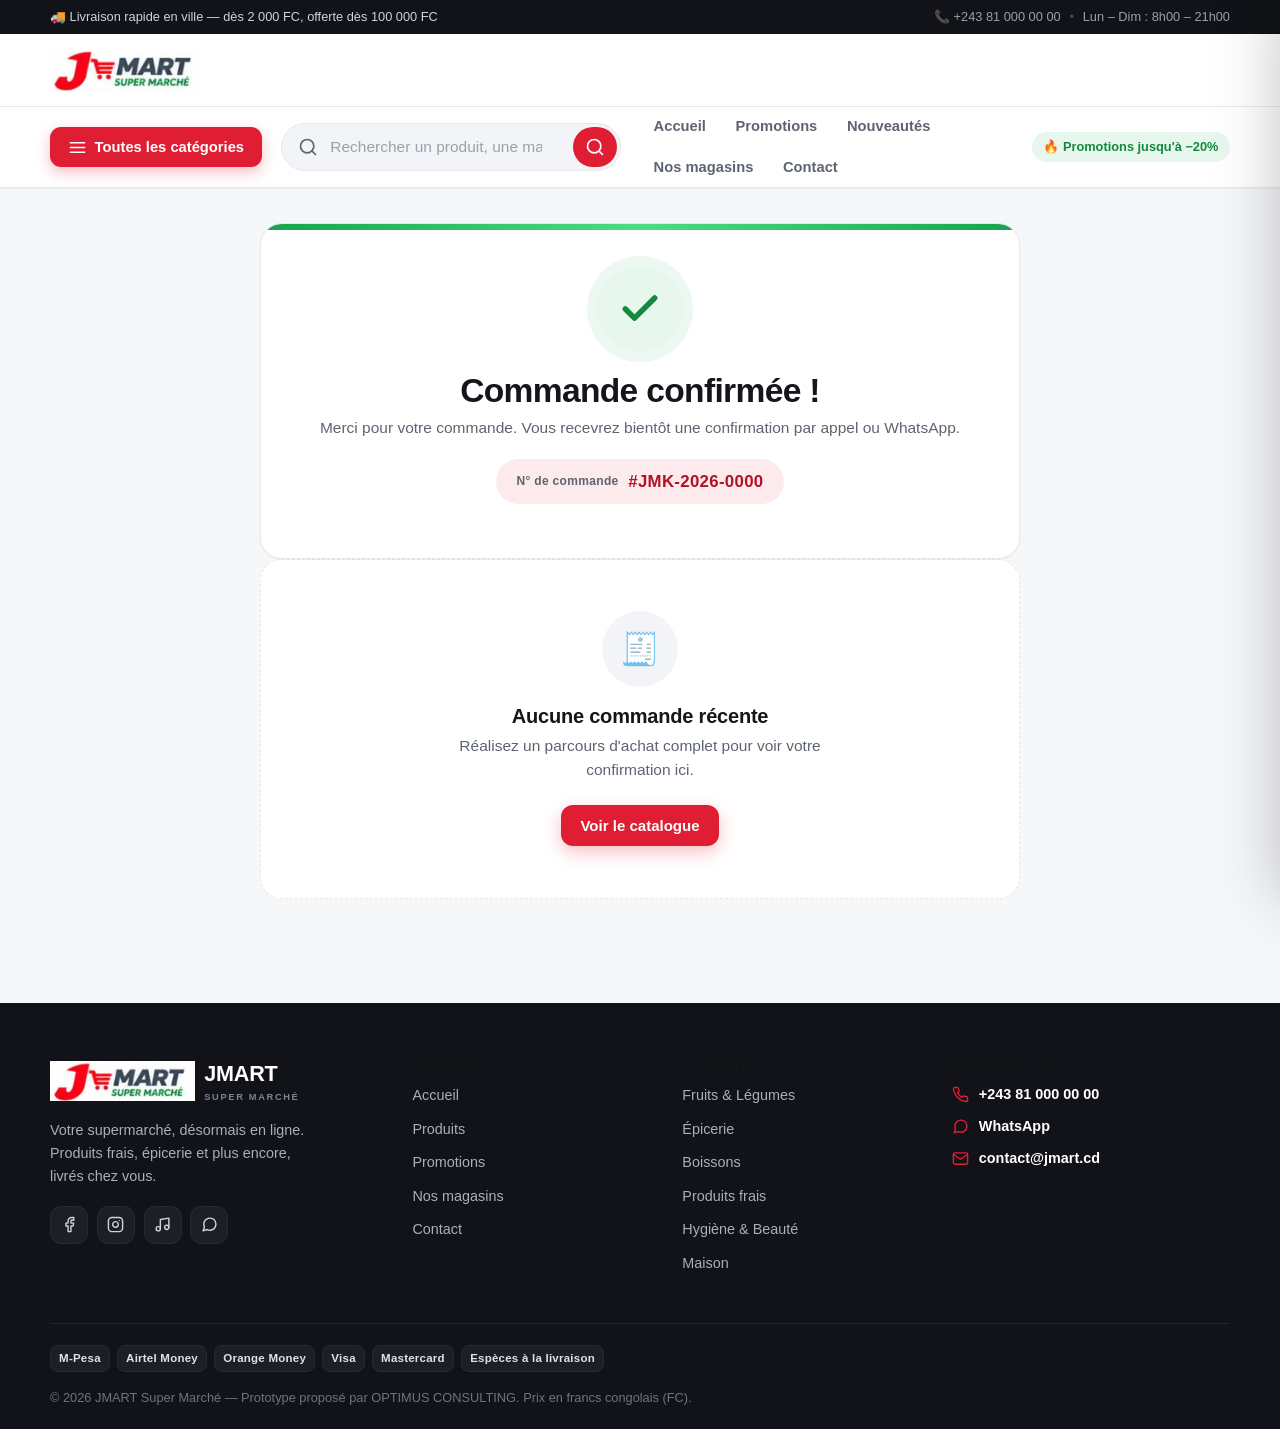
<file: confirmation.html>
<!DOCTYPE html>
<html lang="fr">
<head>
<meta charset="UTF-8">
<meta name="viewport" content="width=device-width, initial-scale=1.0, viewport-fit=cover">
<meta name="theme-color" content="#e01e33">
<title>JMART — Commande confirmée</title>
<meta name="description" content="Récapitulatif de votre commande JMART confirmée.">
<link rel="icon" href="assets/logo/logo.png">
<link rel="stylesheet" href="css/base.css">
<link rel="stylesheet" href="css/layout.css">
<link rel="stylesheet" href="css/components.css">
<link rel="stylesheet" href="css/pages.css">
</head>
<body data-page="confirmation">

<!-- Barre promo -->
<div class="topbar">
  <div class="container topbar-inner">
    <span>🚚 Livraison rapide en ville — dès 2 000 FC, offerte dès 100 000 FC</span>
    <span class="topbar-contact">📞 +243 81 000 00 00 <span class="sep">•</span> Lun – Dim : 8h00 – 21h00</span>
  </div>
</div>

<!-- En-tête -->
<header class="site-header">
  <div class="container header-main">
    <button class="menu-btn" id="menuBtn" type="button" aria-label="Ouvrir le menu" aria-expanded="false">
      <svg viewBox="0 0 24 24" fill="none" stroke="currentColor" stroke-width="2" stroke-linecap="round" aria-hidden="true"><line x1="3" y1="6" x2="21" y2="6"></line><line x1="3" y1="12" x2="21" y2="12"></line><line x1="3" y1="18" x2="21" y2="18"></line></svg>
    </button>
    <a class="brand" href="index.html">
      <img src="assets/logo/logo.png" alt="JMART">
    </a>
    <form class="header-search m-search" data-header-search role="search" action="products.html">
      <svg viewBox="0 0 24 24" fill="none" stroke="currentColor" stroke-width="2" stroke-linecap="round" stroke-linejoin="round" aria-hidden="true"><circle cx="11" cy="11" r="8"></circle><line x1="21" y1="21" x2="16.65" y2="16.65"></line></svg>
      <input type="search" name="q" placeholder="Rechercher un produit, une marque..." aria-label="Rechercher un produit">
      <button type="submit" aria-label="Lancer la recherche">
        <svg viewBox="0 0 24 24" fill="none" stroke="currentColor" stroke-width="2" stroke-linecap="round" stroke-linejoin="round" aria-hidden="true"><circle cx="11" cy="11" r="8"></circle><line x1="21" y1="21" x2="16.65" y2="16.65"></line></svg>
      </button>
    </form>
  </div>
  <div class="header-nav">
    <div class="container header-nav-inner">
      <div class="cat-wrap">
        <button class="cat-btn" id="catBtn" type="button" aria-expanded="false">
          <svg viewBox="0 0 24 24" fill="none" stroke="currentColor" stroke-width="2" stroke-linecap="round" aria-hidden="true"><line x1="3" y1="6" x2="21" y2="6"></line><line x1="3" y1="12" x2="21" y2="12"></line><line x1="3" y1="18" x2="21" y2="18"></line></svg>
          <span>Toutes les catégories</span>
        </button>
        <div class="cat-menu" id="catMenu" aria-hidden="true">
          <div class="cat-menu-title">Parcourir les catégories</div>
          <div class="cat-menu-list" id="catMenuList"></div>
          <a class="cat-menu-all" href="products.html">Voir tout le catalogue</a>
        </div>
      </div>
      <form class="header-search d-search" data-header-search role="search" action="products.html">
        <svg viewBox="0 0 24 24" fill="none" stroke="currentColor" stroke-width="2" stroke-linecap="round" stroke-linejoin="round" aria-hidden="true"><circle cx="11" cy="11" r="8"></circle><line x1="21" y1="21" x2="16.65" y2="16.65"></line></svg>
        <input type="search" name="q" placeholder="Rechercher un produit, une marque..." aria-label="Rechercher un produit">
        <button type="submit" aria-label="Lancer la recherche">
          <svg viewBox="0 0 24 24" fill="none" stroke="currentColor" stroke-width="2" stroke-linecap="round" stroke-linejoin="round" aria-hidden="true"><circle cx="11" cy="11" r="8"></circle><line x1="21" y1="21" x2="16.65" y2="16.65"></line></svg>
        </button>
      </form>
      <nav class="main-nav" id="mainNav" aria-label="Navigation principale">
        <div class="main-nav-links">
          <a class="nav-link is-active" data-nav="home" href="index.html">Accueil</a>
          <a class="nav-link" data-nav="promotions" href="promotions.html">Promotions</a>
          <a class="nav-link" href="products.html?cat=nouveautes">Nouveautés</a>
          <a class="nav-link" data-nav="stores" href="stores.html">Nos magasins</a>
          <a class="nav-link" data-nav="contact" href="contact.html">Contact</a>
        </div>
        <div class="main-nav-cats">
          <div class="mob-cats-title">Toutes les catégories</div>
          <div class="mob-cats" id="mobCats"></div>
        </div>
      </nav>
      <div class="header-chip">🔥 Promotions jusqu'à −20%</div>
    </div>
  </div>
</header>

<!-- Drawer panier -->
<div class="drawer-overlay" id="drawerOverlay" data-drawer-close></div>
<aside class="cart-drawer" id="cartDrawer" aria-hidden="true" aria-label="Panier">
  <div class="drawer-head">
    <h3>Mon panier <span id="drawerHeadCount"></span></h3>
    <button class="drawer-close" type="button" data-drawer-close aria-label="Fermer le panier">
      <svg viewBox="0 0 24 24" fill="none" stroke="currentColor" stroke-width="2" stroke-linecap="round" aria-hidden="true"><line x1="18" y1="6" x2="6" y2="18"></line><line x1="6" y1="6" x2="18" y2="18"></line></svg>
    </button>
  </div>
  <div class="drawer-items" id="drawerItems"></div>
  <div class="drawer-empty" id="drawerEmpty">
    <div class="de-icon">
      <svg viewBox="0 0 24 24" fill="none" stroke="currentColor" stroke-width="2" stroke-linecap="round" stroke-linejoin="round" aria-hidden="true"><circle cx="9" cy="21" r="1"></circle><circle cx="20" cy="21" r="1"></circle><path d="M1 1h4l2.68 13.39a2 2 0 0 0 2 1.61h9.72a2 2 0 0 0 2-1.61L23 6H6"></path></svg>
    </div>
    <h3>Votre panier est vide</h3>
    <p>Parcourez nos rayons et ajoutez vos produits préférés.</p>
    <a class="btn btn-primary" href="products.html">Découvrir les produits</a>
  </div>
  <div class="drawer-foot" id="drawerFoot">
    <div class="drawer-sub-row"><span>Sous-total</span><span id="drawerSub">0 FC</span></div>
    <div class="drawer-grand"><span>TOTAL</span><span id="drawerTotal">0 FC</span></div>
    <a class="btn btn-outline btn-block" href="cart.html">Voir le panier</a>
    <a class="btn btn-primary btn-block" href="checkout.html">Commander</a>
    <div class="drawer-free">🚚 Livraison offerte dès 100 000 FC</div>
  </div>
</aside>

<!-- Contenu principal -->
<main>
<div class="confirm-wrap">
  <div class="confirm-hero">
    <div class="big-check"><svg viewBox="0 0 24 24" fill="none" stroke="currentColor" stroke-width="3" stroke-linecap="round" stroke-linejoin="round" aria-hidden="true"><polyline points="20 6 9 17 4 12"></polyline></svg></div>
    <h1>Commande confirmée !</h1>
    <p>Merci pour votre commande. Vous recevrez bientôt une confirmation par appel ou WhatsApp.</p>
    <div class="order-num"><small>N° de commande</small> <span id="orderNum">#JMK-2026-0000</span></div>
    <p class="is-muted" style="margin-top:1rem;font-size:.85rem" id="orderDate"></p>
  </div>
  <div id="confirmContent" style="display:none">
    <div class="confirm-body">
      <div class="co-dash">
        <h3>Produits commandés</h3>
        <div id="confirmItems"></div>
      </div>
      <div style="display:flex;flex-direction:column;gap:1.2rem">
        <div class="co-dash">
          <h3>Total de la commande</h3>
          <div class="co-line"><span class="lab">Sous-total</span><span class="val" id="confirmSubtotal"></span></div>
          <div class="co-line"><span class="lab">Livraison</span><span class="val" id="confirmShipping"></span></div>
          <div class="co-line grand"><span class="lab">Montant</span><span class="val" id="confirmTotal"></span></div>
          <div class="co-line"><span class="lab">Moyen de paiement</span><span class="val" id="confirmPay"></span></div>
        </div>
        <div class="co-dash">
          <h3>Adresse de livraison</h3>
          <div class="co-line"><span class="lab">Nom</span><span class="val" id="confName"></span></div>
          <div class="co-line"><span class="lab">Téléphone</span><span class="val" id="confPhone"></span></div>
          <div class="co-line"><span class="lab">Adresse</span><span class="val" id="confAddress"></span></div>
          <div class="co-line"><span class="lab">Ville</span><span class="val" id="confCity"></span></div>
        </div>
      </div>
    </div>
    <div class="confirm-actions">
      <a class="btn btn-primary btn-lg" href="index.html">Retour à l'accueil</a>
      <a class="btn btn-outline btn-lg" href="products.html">Continuer mes achats</a>
    </div>
  </div>
  <div class="empty-state" id="confirmMissing" style="display:none">
    <div class="empty-icon"><span style="font-size:2rem">🧾</span></div>
    <h2>Aucune commande récente</h2>
    <p>Réalisez un parcours d'achat complet pour voir votre confirmation ici.</p>
    <a class="btn btn-primary" href="products.html">Voir le catalogue</a>
  </div>
</div>
</main>

<!-- Pied de page -->
<footer class="site-footer">
  <div class="container">
    <div class="footer-grid">
      <div>
        <div class="footer-brand">
          <img src="assets/logo/logo.png" alt="JMART">
          <span><strong>JMART</strong><small>SUPER MARCHÉ</small></span>
        </div>
        <p class="footer-desc">Votre supermarché, désormais en ligne. Produits frais, épicerie et plus encore, livrés chez vous.</p>
        <div class="socials">
          <a href="#" data-notify="Nos réseaux sociaux arrivent bientôt." aria-label="Facebook"><svg viewBox="0 0 24 24" fill="none" stroke="currentColor" stroke-width="2" stroke-linecap="round" stroke-linejoin="round"><path d="M18 2h-3a5 5 0 0 0-5 5v3H7v4h3v8h4v-8h3l1-4h-4V7a1 1 0 0 1 1-1h3z"></path></svg></a>
          <a href="#" data-notify="Nos réseaux sociaux arrivent bientôt." aria-label="Instagram"><svg viewBox="0 0 24 24" fill="none" stroke="currentColor" stroke-width="2" stroke-linecap="round" stroke-linejoin="round"><rect x="2" y="2" width="20" height="20" rx="5" ry="5"></rect><path d="M16 11.37A4 4 0 1 1 12.63 8 4 4 0 0 1 16 11.37z"></path><line x1="17.5" y1="6.5" x2="17.51" y2="6.5"></line></svg></a>
          <a href="#" data-notify="Nos réseaux sociaux arrivent bientôt." aria-label="TikTok"><svg viewBox="0 0 24 24" fill="none" stroke="currentColor" stroke-width="2" stroke-linecap="round" stroke-linejoin="round"><path d="M9 18V5l12-2v13"></path><circle cx="6" cy="18" r="3"></circle><circle cx="18" cy="16" r="3"></circle></svg></a>
          <a href="#" data-notify="Nos réseaux sociaux arrivent bientôt." aria-label="WhatsApp"><svg viewBox="0 0 24 24" fill="none" stroke="currentColor" stroke-width="2" stroke-linecap="round" stroke-linejoin="round"><path d="M21 11.5a8.38 8.38 0 0 1-.9 3.8 8.5 8.5 0 0 1-7.6 4.7 8.38 8.38 0 0 1-3.8-.9L3 21l1.9-5.7a8.38 8.38 0 0 1-.9-3.8 8.5 8.5 0 0 1 4.7-7.6 8.38 8.38 0 0 1 3.8-.9h.5a8.48 8.48 0 0 1 8 8v.5z"></path></svg></a>
        </div>
      </div>
      <div class="footer-col">
        <h4>Navigation</h4>
        <ul>
          <li><a href="index.html">Accueil</a></li>
          <li><a href="products.html">Produits</a></li>
          <li><a href="promotions.html">Promotions</a></li>
          <li><a href="stores.html">Nos magasins</a></li>
          <li><a href="contact.html">Contact</a></li>
        </ul>
      </div>
      <div class="footer-col">
        <h4>Catégories</h4>
        <ul>
          <li><a href="products.html?category=Fruits%20%26%20L%C3%A9gumes">Fruits &amp; Légumes</a></li>
          <li><a href="products.html?category=%C3%89picerie">Épicerie</a></li>
          <li><a href="products.html?category=Boissons">Boissons</a></li>
          <li><a href="products.html?category=Produits%20frais">Produits frais</a></li>
          <li><a href="products.html?category=Hygi%C3%A8ne%20%26%20Beaut%C3%A9">Hygiène &amp; Beauté</a></li>
          <li><a href="products.html?category=Maison">Maison</a></li>
        </ul>
      </div>
      <div class="footer-col">
        <h4>Service client</h4>
        <ul class="footer-contact">
          <li><svg viewBox="0 0 24 24" fill="none" stroke="currentColor" stroke-width="2" stroke-linecap="round" stroke-linejoin="round"><path d="M22 16.92v3a2 2 0 0 1-2.18 2 19.79 19.79 0 0 1-8.63-3.07 19.5 19.5 0 0 1-6-6 19.79 19.79 0 0 1-3.07-8.67A2 2 0 0 1 4.11 2h3a2 2 0 0 1 2 1.72 12.84 12.84 0 0 0 .7 2.81 2 2 0 0 1-.45 2.11L8.09 9.91a16 16 0 0 0 6 6l1.27-1.27a2 2 0 0 1 2.11-.45 12.84 12.84 0 0 0 2.81.7A2 2 0 0 1 22 16.92z"></path></svg><a class="fc-hl" href="tel:+243810000000">+243 81 000 00 00</a></li>
          <li><svg viewBox="0 0 24 24" fill="none" stroke="currentColor" stroke-width="2" stroke-linecap="round" stroke-linejoin="round"><path d="M21 11.5a8.38 8.38 0 0 1-.9 3.8 8.5 8.5 0 0 1-7.6 4.7 8.38 8.38 0 0 1-3.8-.9L3 21l1.9-5.7a8.38 8.38 0 0 1-.9-3.8 8.5 8.5 0 0 1 4.7-7.6 8.38 8.38 0 0 1 3.8-.9h.5a8.48 8.48 0 0 1 8 8v.5z"></path></svg><a class="fc-hl" href="https://wa.me/243810000000">WhatsApp</a></li>
          <li><svg viewBox="0 0 24 24" fill="none" stroke="currentColor" stroke-width="2" stroke-linecap="round" stroke-linejoin="round"><path d="M4 4h16c1.1 0 2 .9 2 2v12c0 1.1-.9 2-2 2H4c-1.1 0-2-.9-2-2V6c0-1.1.9-2 2-2z"></path><polyline points="22,6 12,13 2,6"></polyline></svg><a class="fc-hl" href="mailto:contact@jmart.cd">contact@jmart.cd</a></li>
        </ul>
      </div>
    </div>
    <div class="footer-bottom">
      <div class="pay-chips">
        <span class="pay-chip">M-Pesa</span>
        <span class="pay-chip">Airtel Money</span>
        <span class="pay-chip">Orange Money</span>
        <span class="pay-chip">Visa</span>
        <span class="pay-chip">Mastercard</span>
        <span class="pay-chip">Espèces à la livraison</span>
      </div>
      <div class="footer-copy">© 2026 JMART Super Marché — Prototype proposé par OPTIMUS CONSULTING. Prix en francs congolais (FC).</div>
    </div>
  </div>
</footer>

<!-- Navigation basse mobile -->
<nav class="bottom-nav" aria-label="Navigation mobile">
  <a class="bn-item is-active" data-bn="home" href="index.html">
    <svg viewBox="0 0 24 24" fill="none" stroke="currentColor" stroke-width="2" stroke-linecap="round" stroke-linejoin="round" aria-hidden="true"><path d="M3 9l9-7 9 7v11a2 2 0 0 1-2 2H5a2 2 0 0 1-2-2z"></path><polyline points="9 22 9 12 15 12 15 22"></polyline></svg>
    <span>Accueil</span>
  </a>
  <button class="bn-item" id="bottomSearch" type="button">
    <svg viewBox="0 0 24 24" fill="none" stroke="currentColor" stroke-width="2" stroke-linecap="round" stroke-linejoin="round" aria-hidden="true"><circle cx="11" cy="11" r="8"></circle><line x1="21" y1="21" x2="16.65" y2="16.65"></line></svg>
    <span>Rechercher</span>
  </button>
  <button class="bn-item" id="bottomCart" type="button" aria-label="Ouvrir le panier">
    <svg viewBox="0 0 24 24" fill="none" stroke="currentColor" stroke-width="2" stroke-linecap="round" stroke-linejoin="round" aria-hidden="true"><circle cx="9" cy="21" r="1"></circle><circle cx="20" cy="21" r="1"></circle><path d="M1 1h4l2.68 13.39a2 2 0 0 0 2 1.61h9.72a2 2 0 0 0 2-1.61L23 6H6"></path></svg>
    <span>Panier</span>
    <b class="bn-count is-hidden" data-cart-count>0</b>
  </button>
  <a class="bn-item" data-bn="account" href="account.html">
    <svg viewBox="0 0 24 24" fill="none" stroke="currentColor" stroke-width="2" stroke-linecap="round" stroke-linejoin="round" aria-hidden="true"><path d="M20 21v-2a4 4 0 0 0-4-4H8a4 4 0 0 0-4 4v2"></path><circle cx="12" cy="7" r="4"></circle></svg>
    <span>Compte</span>
  </a>
</nav>

<script src="js/data.js"></script>
<script src="js/cart.js"></script>
<script src="js/main.js"></script>
</body>
</html>
</file>
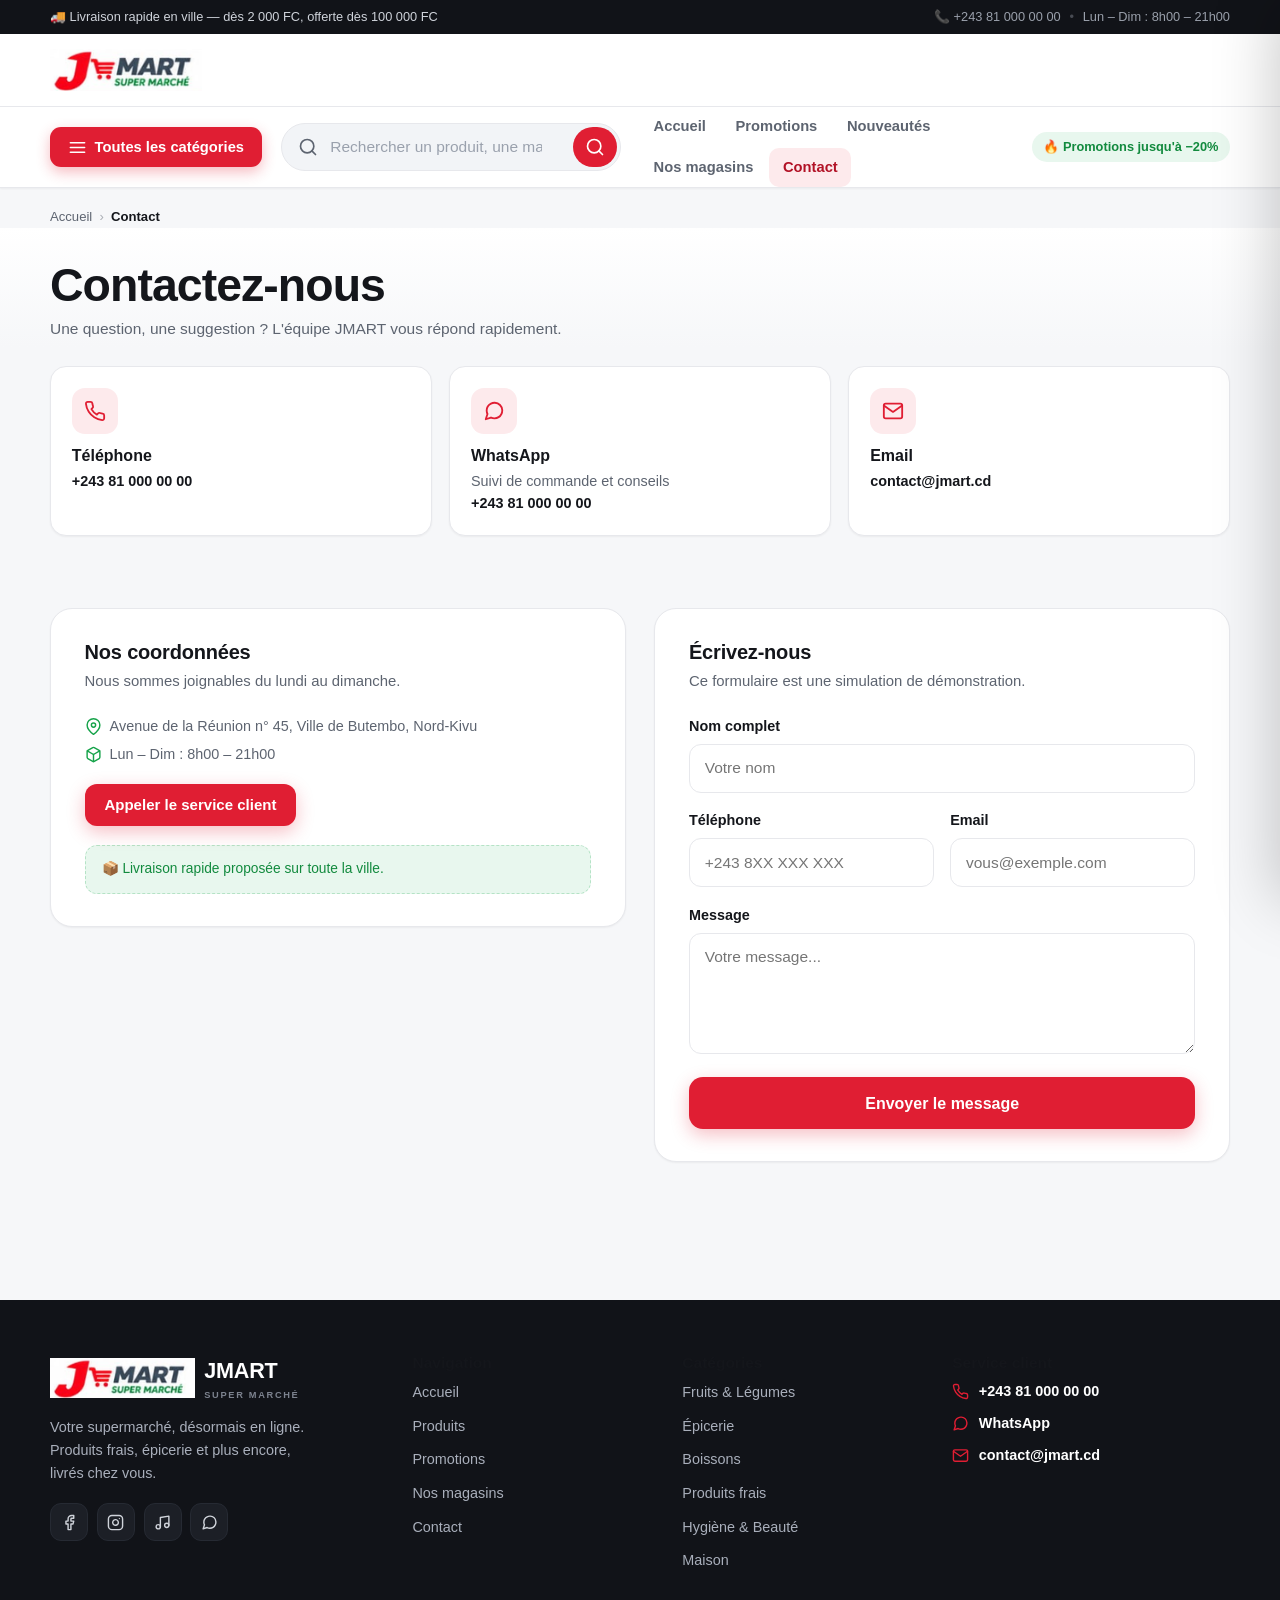
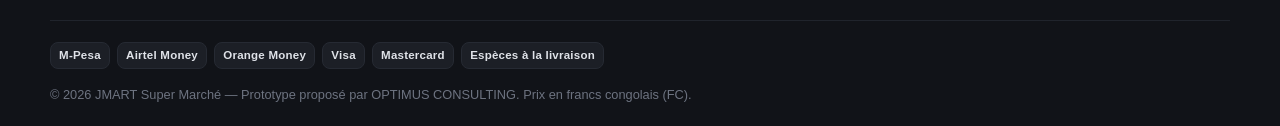
<file: contact.html>
<!DOCTYPE html>
<html lang="fr">
<head>
<meta charset="UTF-8">
<meta name="viewport" content="width=device-width, initial-scale=1.0, viewport-fit=cover">
<meta name="theme-color" content="#e01e33">
<title>JMART — Contact</title>
<meta name="description" content="Contactez le service client JMART.">
<link rel="icon" href="assets/logo/logo.png">
<link rel="stylesheet" href="css/base.css">
<link rel="stylesheet" href="css/layout.css">
<link rel="stylesheet" href="css/components.css">
<link rel="stylesheet" href="css/pages.css">
</head>
<body data-page="contact">

<!-- Barre promo -->
<div class="topbar">
  <div class="container topbar-inner">
    <span>🚚 Livraison rapide en ville — dès 2 000 FC, offerte dès 100 000 FC</span>
    <span class="topbar-contact">📞 +243 81 000 00 00 <span class="sep">•</span> Lun – Dim : 8h00 – 21h00</span>
  </div>
</div>

<!-- En-tête -->
<header class="site-header">
  <div class="container header-main">
    <button class="menu-btn" id="menuBtn" type="button" aria-label="Ouvrir le menu" aria-expanded="false">
      <svg viewBox="0 0 24 24" fill="none" stroke="currentColor" stroke-width="2" stroke-linecap="round" aria-hidden="true"><line x1="3" y1="6" x2="21" y2="6"></line><line x1="3" y1="12" x2="21" y2="12"></line><line x1="3" y1="18" x2="21" y2="18"></line></svg>
    </button>
    <a class="brand" href="index.html">
      <img src="assets/logo/logo.png" alt="JMART">
    </a>
    <form class="header-search m-search" data-header-search role="search" action="products.html">
      <svg viewBox="0 0 24 24" fill="none" stroke="currentColor" stroke-width="2" stroke-linecap="round" stroke-linejoin="round" aria-hidden="true"><circle cx="11" cy="11" r="8"></circle><line x1="21" y1="21" x2="16.65" y2="16.65"></line></svg>
      <input type="search" name="q" placeholder="Rechercher un produit, une marque..." aria-label="Rechercher un produit">
      <button type="submit" aria-label="Lancer la recherche">
        <svg viewBox="0 0 24 24" fill="none" stroke="currentColor" stroke-width="2" stroke-linecap="round" stroke-linejoin="round" aria-hidden="true"><circle cx="11" cy="11" r="8"></circle><line x1="21" y1="21" x2="16.65" y2="16.65"></line></svg>
      </button>
    </form>
  </div>
  <div class="header-nav">
    <div class="container header-nav-inner">
      <div class="cat-wrap">
        <button class="cat-btn" id="catBtn" type="button" aria-expanded="false">
          <svg viewBox="0 0 24 24" fill="none" stroke="currentColor" stroke-width="2" stroke-linecap="round" aria-hidden="true"><line x1="3" y1="6" x2="21" y2="6"></line><line x1="3" y1="12" x2="21" y2="12"></line><line x1="3" y1="18" x2="21" y2="18"></line></svg>
          <span>Toutes les catégories</span>
        </button>
        <div class="cat-menu" id="catMenu" aria-hidden="true">
          <div class="cat-menu-title">Parcourir les catégories</div>
          <div class="cat-menu-list" id="catMenuList"></div>
          <a class="cat-menu-all" href="products.html">Voir tout le catalogue</a>
        </div>
      </div>
      <form class="header-search d-search" data-header-search role="search" action="products.html">
        <svg viewBox="0 0 24 24" fill="none" stroke="currentColor" stroke-width="2" stroke-linecap="round" stroke-linejoin="round" aria-hidden="true"><circle cx="11" cy="11" r="8"></circle><line x1="21" y1="21" x2="16.65" y2="16.65"></line></svg>
        <input type="search" name="q" placeholder="Rechercher un produit, une marque..." aria-label="Rechercher un produit">
        <button type="submit" aria-label="Lancer la recherche">
          <svg viewBox="0 0 24 24" fill="none" stroke="currentColor" stroke-width="2" stroke-linecap="round" stroke-linejoin="round" aria-hidden="true"><circle cx="11" cy="11" r="8"></circle><line x1="21" y1="21" x2="16.65" y2="16.65"></line></svg>
        </button>
      </form>
      <nav class="main-nav" id="mainNav" aria-label="Navigation principale">
        <div class="main-nav-links">
          <a class="nav-link is-active" data-nav="home" href="index.html">Accueil</a>
          <a class="nav-link" data-nav="promotions" href="promotions.html">Promotions</a>
          <a class="nav-link" href="products.html?cat=nouveautes">Nouveautés</a>
          <a class="nav-link" data-nav="stores" href="stores.html">Nos magasins</a>
          <a class="nav-link" data-nav="contact" href="contact.html">Contact</a>
        </div>
        <div class="main-nav-cats">
          <div class="mob-cats-title">Toutes les catégories</div>
          <div class="mob-cats" id="mobCats"></div>
        </div>
      </nav>
      <div class="header-chip">🔥 Promotions jusqu'à −20%</div>
    </div>
  </div>
</header>

<!-- Drawer panier -->
<div class="drawer-overlay" id="drawerOverlay" data-drawer-close></div>
<aside class="cart-drawer" id="cartDrawer" aria-hidden="true" aria-label="Panier">
  <div class="drawer-head">
    <h3>Mon panier <span id="drawerHeadCount"></span></h3>
    <button class="drawer-close" type="button" data-drawer-close aria-label="Fermer le panier">
      <svg viewBox="0 0 24 24" fill="none" stroke="currentColor" stroke-width="2" stroke-linecap="round" aria-hidden="true"><line x1="18" y1="6" x2="6" y2="18"></line><line x1="6" y1="6" x2="18" y2="18"></line></svg>
    </button>
  </div>
  <div class="drawer-items" id="drawerItems"></div>
  <div class="drawer-empty" id="drawerEmpty">
    <div class="de-icon">
      <svg viewBox="0 0 24 24" fill="none" stroke="currentColor" stroke-width="2" stroke-linecap="round" stroke-linejoin="round" aria-hidden="true"><circle cx="9" cy="21" r="1"></circle><circle cx="20" cy="21" r="1"></circle><path d="M1 1h4l2.68 13.39a2 2 0 0 0 2 1.61h9.72a2 2 0 0 0 2-1.61L23 6H6"></path></svg>
    </div>
    <h3>Votre panier est vide</h3>
    <p>Parcourez nos rayons et ajoutez vos produits préférés.</p>
    <a class="btn btn-primary" href="products.html">Découvrir les produits</a>
  </div>
  <div class="drawer-foot" id="drawerFoot">
    <div class="drawer-sub-row"><span>Sous-total</span><span id="drawerSub">0 FC</span></div>
    <div class="drawer-grand"><span>TOTAL</span><span id="drawerTotal">0 FC</span></div>
    <a class="btn btn-outline btn-block" href="cart.html">Voir le panier</a>
    <a class="btn btn-primary btn-block" href="checkout.html">Commander</a>
    <div class="drawer-free">🚚 Livraison offerte dès 100 000 FC</div>
  </div>
</aside>

<!-- Contenu principal -->
<main>
<div class="container"><div class="breadcrumbs"><a href="index.html">Accueil</a> <span class="sep">›</span> <span class="current">Contact</span></div></div>
<div class="page-intro">
  <div class="container">
    <h1>Contactez-nous</h1>
    <p>Une question, une suggestion ? L'équipe JMART vous répond rapidement.</p>
  </div>
</div>
<section class="section" style="padding-top:1.2rem">
  <div class="container">
    <div class="contact-grid">
      <div class="contact-card">
        <div class="cc-icon"><svg viewBox="0 0 24 24" fill="none" stroke="currentColor" stroke-width="2" stroke-linecap="round" stroke-linejoin="round" aria-hidden="true"><path d="M22 16.92v3a2 2 0 0 1-2.18 2 19.79 19.79 0 0 1-8.63-3.07 19.5 19.5 0 0 1-6-6 19.79 19.79 0 0 1-3.07-8.67A2 2 0 0 1 4.11 2h3a2 2 0 0 1 2 1.72 12.84 12.84 0 0 0 .7 2.81 2 2 0 0 1-.45 2.11L8.09 9.91a16 16 0 0 0 6 6l1.27-1.27a2 2 0 0 1 2.11-.45 12.84 12.84 0 0 0 2.81.7A2 2 0 0 1 22 16.92z"></path></svg></div>
        <h3>Téléphone</h3>
        <p><a href="tel:+243810000000" id="ctPhone"></a></p>
      </div>
      <div class="contact-card">
        <div class="cc-icon"><svg viewBox="0 0 24 24" fill="none" stroke="currentColor" stroke-width="2" stroke-linecap="round" stroke-linejoin="round" aria-hidden="true"><path d="M21 11.5a8.38 8.38 0 0 1-.9 3.8 8.5 8.5 0 0 1-7.6 4.7 8.38 8.38 0 0 1-3.8-.9L3 21l1.9-5.7a8.38 8.38 0 0 1-.9-3.8 8.5 8.5 0 0 1 4.7-7.6 8.38 8.38 0 0 1 3.8-.9h.5a8.48 8.48 0 0 1 8 8v.5z"></path></svg></div>
        <h3>WhatsApp</h3>
        <p>Suivi de commande et conseils<br><a href="https://wa.me/243810000000" id="ctWhatsapp"></a></p>
      </div>
      <div class="contact-card">
        <div class="cc-icon"><svg viewBox="0 0 24 24" fill="none" stroke="currentColor" stroke-width="2" stroke-linecap="round" stroke-linejoin="round" aria-hidden="true"><path d="M4 4h16c1.1 0 2 .9 2 2v12c0 1.1-.9 2-2 2H4c-1.1 0-2-.9-2-2V6c0-1.1.9-2 2-2z"></path><polyline points="22,6 12,13 2,6"></polyline></svg></div>
        <h3>Email</h3>
        <p><a href="mailto:contact@jmart.cd" id="ctEmail"></a></p>
      </div>
    </div>
  </div>
</section>
<section class="section" style="padding-top:0">
  <div class="container">
    <div class="auth-layout">
      <div class="auth-card">
        <h2>Nos coordonnées</h2>
        <p class="auth-sub">Nous sommes joignables du lundi au dimanche.</p>
        <div class="store-address"><svg viewBox="0 0 24 24" fill="none" stroke="currentColor" stroke-width="2" stroke-linecap="round" stroke-linejoin="round" aria-hidden="true"><path d="M21 10c0 7-9 13-9 13s-9-6-9-13a9 9 0 0 1 18 0z"></path><circle cx="12" cy="10" r="3"></circle></svg><span id="ctAddress"></span></div>
        <div class="store-hours"><svg viewBox="0 0 24 24" fill="none" stroke="currentColor" stroke-width="2" stroke-linecap="round" stroke-linejoin="round" aria-hidden="true"><path d="M21 16V8a2 2 0 0 0-1-1.73l-7-4a2 2 0 0 0-2 0l-7 4A2 2 0 0 0 3 8v8a2 2 0 0 0 1 1.73l7 4a2 2 0 0 0 2 0l7-4A2 2 0 0 0 21 16z"></path><polyline points="3.27 6.96 12 12.01 20.73 6.96"></polyline><line x1="12" y1="22.08" x2="12" y2="12"></line></svg><span>Lun – Dim : 8h00 – 21h00</span></div>
        <div style="margin-top:1.2rem">
          <a class="btn btn-primary" href="tel:+243810000000">Appeler le service client</a>
        </div>
        <div class="auth-note">📦 Livraison rapide proposée sur toute la ville.</div>
      </div>
      <div class="auth-card">
        <h2>Écrivez-nous</h2>
        <p class="auth-sub">Ce formulaire est une simulation de démonstration.</p>
        <form id="contactForm" novalidate>
          <div class="field">
            <label for="ctName">Nom complet</label>
            <input id="ctName" type="text" placeholder="Votre nom">
          </div>
          <div class="grid-2">
            <div class="field">
              <label for="ctPhoneI">Téléphone</label>
              <input id="ctPhoneI" type="tel" placeholder="+243 8XX XXX XXX">
            </div>
            <div class="field">
              <label for="ctMail">Email</label>
              <input id="ctMail" type="email" placeholder="vous@exemple.com">
            </div>
          </div>
          <div class="field">
            <label for="ctMsg">Message</label>
            <textarea id="ctMsg" rows="4" placeholder="Votre message..."></textarea>
          </div>
          <button class="btn btn-primary btn-lg btn-block" type="submit">Envoyer le message</button>
        </form>
      </div>
    </div>
  </div>
</section>
</main>

<!-- Pied de page -->
<footer class="site-footer">
  <div class="container">
    <div class="footer-grid">
      <div>
        <div class="footer-brand">
          <img src="assets/logo/logo.png" alt="JMART">
          <span><strong>JMART</strong><small>SUPER MARCHÉ</small></span>
        </div>
        <p class="footer-desc">Votre supermarché, désormais en ligne. Produits frais, épicerie et plus encore, livrés chez vous.</p>
        <div class="socials">
          <a href="#" data-notify="Nos réseaux sociaux arrivent bientôt." aria-label="Facebook"><svg viewBox="0 0 24 24" fill="none" stroke="currentColor" stroke-width="2" stroke-linecap="round" stroke-linejoin="round"><path d="M18 2h-3a5 5 0 0 0-5 5v3H7v4h3v8h4v-8h3l1-4h-4V7a1 1 0 0 1 1-1h3z"></path></svg></a>
          <a href="#" data-notify="Nos réseaux sociaux arrivent bientôt." aria-label="Instagram"><svg viewBox="0 0 24 24" fill="none" stroke="currentColor" stroke-width="2" stroke-linecap="round" stroke-linejoin="round"><rect x="2" y="2" width="20" height="20" rx="5" ry="5"></rect><path d="M16 11.37A4 4 0 1 1 12.63 8 4 4 0 0 1 16 11.37z"></path><line x1="17.5" y1="6.5" x2="17.51" y2="6.5"></line></svg></a>
          <a href="#" data-notify="Nos réseaux sociaux arrivent bientôt." aria-label="TikTok"><svg viewBox="0 0 24 24" fill="none" stroke="currentColor" stroke-width="2" stroke-linecap="round" stroke-linejoin="round"><path d="M9 18V5l12-2v13"></path><circle cx="6" cy="18" r="3"></circle><circle cx="18" cy="16" r="3"></circle></svg></a>
          <a href="#" data-notify="Nos réseaux sociaux arrivent bientôt." aria-label="WhatsApp"><svg viewBox="0 0 24 24" fill="none" stroke="currentColor" stroke-width="2" stroke-linecap="round" stroke-linejoin="round"><path d="M21 11.5a8.38 8.38 0 0 1-.9 3.8 8.5 8.5 0 0 1-7.6 4.7 8.38 8.38 0 0 1-3.8-.9L3 21l1.9-5.7a8.38 8.38 0 0 1-.9-3.8 8.5 8.5 0 0 1 4.7-7.6 8.38 8.38 0 0 1 3.8-.9h.5a8.48 8.48 0 0 1 8 8v.5z"></path></svg></a>
        </div>
      </div>
      <div class="footer-col">
        <h4>Navigation</h4>
        <ul>
          <li><a href="index.html">Accueil</a></li>
          <li><a href="products.html">Produits</a></li>
          <li><a href="promotions.html">Promotions</a></li>
          <li><a href="stores.html">Nos magasins</a></li>
          <li><a href="contact.html">Contact</a></li>
        </ul>
      </div>
      <div class="footer-col">
        <h4>Catégories</h4>
        <ul>
          <li><a href="products.html?category=Fruits%20%26%20L%C3%A9gumes">Fruits &amp; Légumes</a></li>
          <li><a href="products.html?category=%C3%89picerie">Épicerie</a></li>
          <li><a href="products.html?category=Boissons">Boissons</a></li>
          <li><a href="products.html?category=Produits%20frais">Produits frais</a></li>
          <li><a href="products.html?category=Hygi%C3%A8ne%20%26%20Beaut%C3%A9">Hygiène &amp; Beauté</a></li>
          <li><a href="products.html?category=Maison">Maison</a></li>
        </ul>
      </div>
      <div class="footer-col">
        <h4>Service client</h4>
        <ul class="footer-contact">
          <li><svg viewBox="0 0 24 24" fill="none" stroke="currentColor" stroke-width="2" stroke-linecap="round" stroke-linejoin="round"><path d="M22 16.92v3a2 2 0 0 1-2.18 2 19.79 19.79 0 0 1-8.63-3.07 19.5 19.5 0 0 1-6-6 19.79 19.79 0 0 1-3.07-8.67A2 2 0 0 1 4.11 2h3a2 2 0 0 1 2 1.72 12.84 12.84 0 0 0 .7 2.81 2 2 0 0 1-.45 2.11L8.09 9.91a16 16 0 0 0 6 6l1.27-1.27a2 2 0 0 1 2.11-.45 12.84 12.84 0 0 0 2.81.7A2 2 0 0 1 22 16.92z"></path></svg><a class="fc-hl" href="tel:+243810000000">+243 81 000 00 00</a></li>
          <li><svg viewBox="0 0 24 24" fill="none" stroke="currentColor" stroke-width="2" stroke-linecap="round" stroke-linejoin="round"><path d="M21 11.5a8.38 8.38 0 0 1-.9 3.8 8.5 8.5 0 0 1-7.6 4.7 8.38 8.38 0 0 1-3.8-.9L3 21l1.9-5.7a8.38 8.38 0 0 1-.9-3.8 8.5 8.5 0 0 1 4.7-7.6 8.38 8.38 0 0 1 3.8-.9h.5a8.48 8.48 0 0 1 8 8v.5z"></path></svg><a class="fc-hl" href="https://wa.me/243810000000">WhatsApp</a></li>
          <li><svg viewBox="0 0 24 24" fill="none" stroke="currentColor" stroke-width="2" stroke-linecap="round" stroke-linejoin="round"><path d="M4 4h16c1.1 0 2 .9 2 2v12c0 1.1-.9 2-2 2H4c-1.1 0-2-.9-2-2V6c0-1.1.9-2 2-2z"></path><polyline points="22,6 12,13 2,6"></polyline></svg><a class="fc-hl" href="mailto:contact@jmart.cd">contact@jmart.cd</a></li>
        </ul>
      </div>
    </div>
    <div class="footer-bottom">
      <div class="pay-chips">
        <span class="pay-chip">M-Pesa</span>
        <span class="pay-chip">Airtel Money</span>
        <span class="pay-chip">Orange Money</span>
        <span class="pay-chip">Visa</span>
        <span class="pay-chip">Mastercard</span>
        <span class="pay-chip">Espèces à la livraison</span>
      </div>
      <div class="footer-copy">© 2026 JMART Super Marché — Prototype proposé par OPTIMUS CONSULTING. Prix en francs congolais (FC).</div>
    </div>
  </div>
</footer>

<!-- Navigation basse mobile -->
<nav class="bottom-nav" aria-label="Navigation mobile">
  <a class="bn-item is-active" data-bn="home" href="index.html">
    <svg viewBox="0 0 24 24" fill="none" stroke="currentColor" stroke-width="2" stroke-linecap="round" stroke-linejoin="round" aria-hidden="true"><path d="M3 9l9-7 9 7v11a2 2 0 0 1-2 2H5a2 2 0 0 1-2-2z"></path><polyline points="9 22 9 12 15 12 15 22"></polyline></svg>
    <span>Accueil</span>
  </a>
  <button class="bn-item" id="bottomSearch" type="button">
    <svg viewBox="0 0 24 24" fill="none" stroke="currentColor" stroke-width="2" stroke-linecap="round" stroke-linejoin="round" aria-hidden="true"><circle cx="11" cy="11" r="8"></circle><line x1="21" y1="21" x2="16.65" y2="16.65"></line></svg>
    <span>Rechercher</span>
  </button>
  <button class="bn-item" id="bottomCart" type="button" aria-label="Ouvrir le panier">
    <svg viewBox="0 0 24 24" fill="none" stroke="currentColor" stroke-width="2" stroke-linecap="round" stroke-linejoin="round" aria-hidden="true"><circle cx="9" cy="21" r="1"></circle><circle cx="20" cy="21" r="1"></circle><path d="M1 1h4l2.68 13.39a2 2 0 0 0 2 1.61h9.72a2 2 0 0 0 2-1.61L23 6H6"></path></svg>
    <span>Panier</span>
    <b class="bn-count is-hidden" data-cart-count>0</b>
  </button>
  <a class="bn-item" data-bn="account" href="account.html">
    <svg viewBox="0 0 24 24" fill="none" stroke="currentColor" stroke-width="2" stroke-linecap="round" stroke-linejoin="round" aria-hidden="true"><path d="M20 21v-2a4 4 0 0 0-4-4H8a4 4 0 0 0-4 4v2"></path><circle cx="12" cy="7" r="4"></circle></svg>
    <span>Compte</span>
  </a>
</nav>

<script src="js/data.js"></script>
<script src="js/cart.js"></script>
<script src="js/main.js"></script>
</body>
</html>
</file>
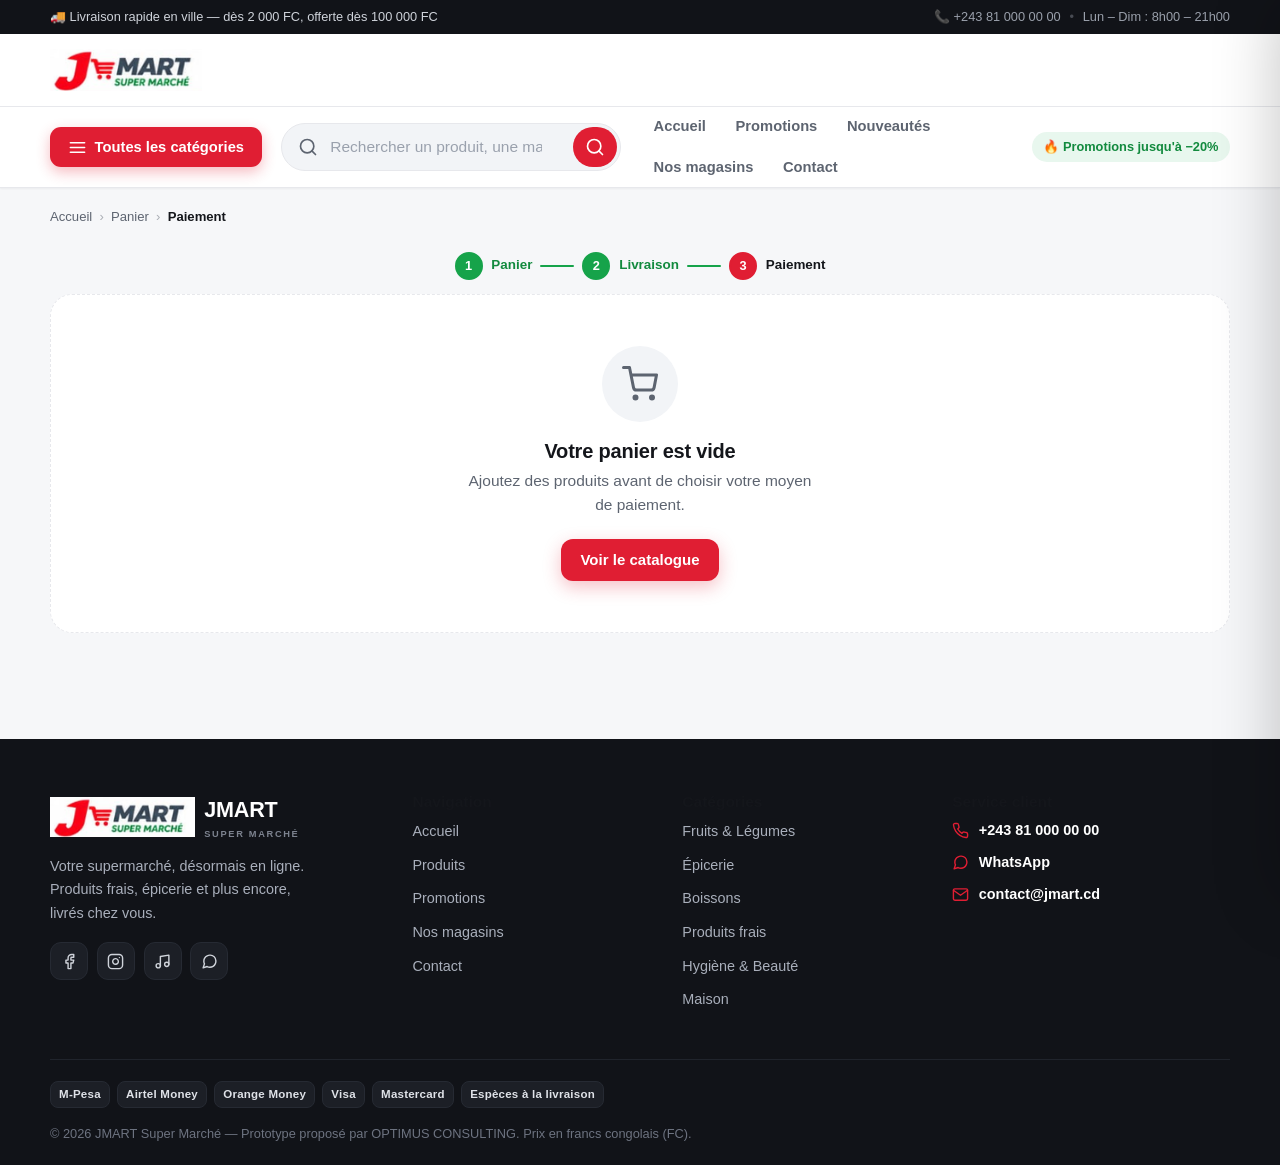
<file: payment.html>
<!DOCTYPE html>
<html lang="fr">
<head>
<meta charset="UTF-8">
<meta name="viewport" content="width=device-width, initial-scale=1.0, viewport-fit=cover">
<meta name="theme-color" content="#e01e33">
<title>JMART — Paiement</title>
<meta name="description" content="Choisissez votre moyen de paiement : M-Pesa, Airtel Money, Orange Money, carte ou à la livraison.">
<link rel="icon" href="assets/logo/logo.png">
<link rel="stylesheet" href="css/base.css">
<link rel="stylesheet" href="css/layout.css">
<link rel="stylesheet" href="css/components.css">
<link rel="stylesheet" href="css/pages.css">
</head>
<body data-page="payment">

<!-- Barre promo -->
<div class="topbar">
  <div class="container topbar-inner">
    <span>🚚 Livraison rapide en ville — dès 2 000 FC, offerte dès 100 000 FC</span>
    <span class="topbar-contact">📞 +243 81 000 00 00 <span class="sep">•</span> Lun – Dim : 8h00 – 21h00</span>
  </div>
</div>

<!-- En-tête -->
<header class="site-header">
  <div class="container header-main">
    <button class="menu-btn" id="menuBtn" type="button" aria-label="Ouvrir le menu" aria-expanded="false">
      <svg viewBox="0 0 24 24" fill="none" stroke="currentColor" stroke-width="2" stroke-linecap="round" aria-hidden="true"><line x1="3" y1="6" x2="21" y2="6"></line><line x1="3" y1="12" x2="21" y2="12"></line><line x1="3" y1="18" x2="21" y2="18"></line></svg>
    </button>
    <a class="brand" href="index.html">
      <img src="assets/logo/logo.png" alt="JMART">
    </a>
    <form class="header-search m-search" data-header-search role="search" action="products.html">
      <svg viewBox="0 0 24 24" fill="none" stroke="currentColor" stroke-width="2" stroke-linecap="round" stroke-linejoin="round" aria-hidden="true"><circle cx="11" cy="11" r="8"></circle><line x1="21" y1="21" x2="16.65" y2="16.65"></line></svg>
      <input type="search" name="q" placeholder="Rechercher un produit, une marque..." aria-label="Rechercher un produit">
      <button type="submit" aria-label="Lancer la recherche">
        <svg viewBox="0 0 24 24" fill="none" stroke="currentColor" stroke-width="2" stroke-linecap="round" stroke-linejoin="round" aria-hidden="true"><circle cx="11" cy="11" r="8"></circle><line x1="21" y1="21" x2="16.65" y2="16.65"></line></svg>
      </button>
    </form>
  </div>
  <div class="header-nav">
    <div class="container header-nav-inner">
      <div class="cat-wrap">
        <button class="cat-btn" id="catBtn" type="button" aria-expanded="false">
          <svg viewBox="0 0 24 24" fill="none" stroke="currentColor" stroke-width="2" stroke-linecap="round" aria-hidden="true"><line x1="3" y1="6" x2="21" y2="6"></line><line x1="3" y1="12" x2="21" y2="12"></line><line x1="3" y1="18" x2="21" y2="18"></line></svg>
          <span>Toutes les catégories</span>
        </button>
        <div class="cat-menu" id="catMenu" aria-hidden="true">
          <div class="cat-menu-title">Parcourir les catégories</div>
          <div class="cat-menu-list" id="catMenuList"></div>
          <a class="cat-menu-all" href="products.html">Voir tout le catalogue</a>
        </div>
      </div>
      <form class="header-search d-search" data-header-search role="search" action="products.html">
        <svg viewBox="0 0 24 24" fill="none" stroke="currentColor" stroke-width="2" stroke-linecap="round" stroke-linejoin="round" aria-hidden="true"><circle cx="11" cy="11" r="8"></circle><line x1="21" y1="21" x2="16.65" y2="16.65"></line></svg>
        <input type="search" name="q" placeholder="Rechercher un produit, une marque..." aria-label="Rechercher un produit">
        <button type="submit" aria-label="Lancer la recherche">
          <svg viewBox="0 0 24 24" fill="none" stroke="currentColor" stroke-width="2" stroke-linecap="round" stroke-linejoin="round" aria-hidden="true"><circle cx="11" cy="11" r="8"></circle><line x1="21" y1="21" x2="16.65" y2="16.65"></line></svg>
        </button>
      </form>
      <nav class="main-nav" id="mainNav" aria-label="Navigation principale">
        <div class="main-nav-links">
          <a class="nav-link is-active" data-nav="home" href="index.html">Accueil</a>
          <a class="nav-link" data-nav="promotions" href="promotions.html">Promotions</a>
          <a class="nav-link" href="products.html?cat=nouveautes">Nouveautés</a>
          <a class="nav-link" data-nav="stores" href="stores.html">Nos magasins</a>
          <a class="nav-link" data-nav="contact" href="contact.html">Contact</a>
        </div>
        <div class="main-nav-cats">
          <div class="mob-cats-title">Toutes les catégories</div>
          <div class="mob-cats" id="mobCats"></div>
        </div>
      </nav>
      <div class="header-chip">🔥 Promotions jusqu'à −20%</div>
    </div>
  </div>
</header>

<!-- Drawer panier -->
<div class="drawer-overlay" id="drawerOverlay" data-drawer-close></div>
<aside class="cart-drawer" id="cartDrawer" aria-hidden="true" aria-label="Panier">
  <div class="drawer-head">
    <h3>Mon panier <span id="drawerHeadCount"></span></h3>
    <button class="drawer-close" type="button" data-drawer-close aria-label="Fermer le panier">
      <svg viewBox="0 0 24 24" fill="none" stroke="currentColor" stroke-width="2" stroke-linecap="round" aria-hidden="true"><line x1="18" y1="6" x2="6" y2="18"></line><line x1="6" y1="6" x2="18" y2="18"></line></svg>
    </button>
  </div>
  <div class="drawer-items" id="drawerItems"></div>
  <div class="drawer-empty" id="drawerEmpty">
    <div class="de-icon">
      <svg viewBox="0 0 24 24" fill="none" stroke="currentColor" stroke-width="2" stroke-linecap="round" stroke-linejoin="round" aria-hidden="true"><circle cx="9" cy="21" r="1"></circle><circle cx="20" cy="21" r="1"></circle><path d="M1 1h4l2.68 13.39a2 2 0 0 0 2 1.61h9.72a2 2 0 0 0 2-1.61L23 6H6"></path></svg>
    </div>
    <h3>Votre panier est vide</h3>
    <p>Parcourez nos rayons et ajoutez vos produits préférés.</p>
    <a class="btn btn-primary" href="products.html">Découvrir les produits</a>
  </div>
  <div class="drawer-foot" id="drawerFoot">
    <div class="drawer-sub-row"><span>Sous-total</span><span id="drawerSub">0 FC</span></div>
    <div class="drawer-grand"><span>TOTAL</span><span id="drawerTotal">0 FC</span></div>
    <a class="btn btn-outline btn-block" href="cart.html">Voir le panier</a>
    <a class="btn btn-primary btn-block" href="checkout.html">Commander</a>
    <div class="drawer-free">🚚 Livraison offerte dès 100 000 FC</div>
  </div>
</aside>

<!-- Contenu principal -->
<main>
<div class="container"><div class="breadcrumbs"><a href="index.html">Accueil</a> <span class="sep">›</span> <a href="cart.html">Panier</a> <span class="sep">›</span> <span class="current">Paiement</span></div></div>
<div class="steps">
  <div class="step is-done"><span class="dot">1</span><span class="step-label">Panier</span></div>
  <div class="step-line"></div>
  <div class="step is-done"><span class="dot">2</span><span class="step-label">Livraison</span></div>
  <div class="step-line"></div>
  <div class="step is-active"><span class="dot">3</span><span class="step-label">Paiement</span></div>
</div>
<section class="section" style="padding-top:.6rem">
  <div class="container">
    <div class="empty-state" id="paymentEmpty" style="display:none">
      <div class="empty-icon"><svg viewBox="0 0 24 24" fill="none" stroke="currentColor" stroke-width="2" stroke-linecap="round" stroke-linejoin="round" aria-hidden="true"><circle cx="9" cy="21" r="1"></circle><circle cx="20" cy="21" r="1"></circle><path d="M1 1h4l2.68 13.39a2 2 0 0 0 2 1.61h9.72a2 2 0 0 0 2-1.61L23 6H6"></path></svg></div>
      <h2>Votre panier est vide</h2>
      <p>Ajoutez des produits avant de choisir votre moyen de paiement.</p>
      <a class="btn btn-primary" href="products.html">Voir le catalogue</a>
    </div>
    <div class="payment-layout" id="paymentContent">
      <div>
        <h2>Choisissez votre moyen de paiement</h2>
        <p class="is-muted" style="margin-bottom:1.2rem">Sélectionnez le mode de règlement de votre commande.</p>
        <div class="pay-options" id="payOptions"></div>
        <button class="btn btn-primary btn-lg btn-block" id="payConfirm" type="button" style="margin-top:1.2rem">Confirmer et payer</button>
        <p class="is-muted" style="font-size:.8rem;margin-top:.8rem;text-align:center">🔒 Simulateur de démonstration — aucun débit réel n'est effectué.</p>
        <div class="sim-panel" id="simPanel"></div>
      </div>
      <aside class="summary-card">
        <div class="card card-pad">
          <h3>Résumé de la commande</h3>
          <ul class="summary-items" id="sumItemsP"></ul>
          <ul class="summary-lines" id="sumLinesP"></ul>
        </div>
      </aside>
    </div>
  </div>
</section>
</main>

<!-- Pied de page -->
<footer class="site-footer">
  <div class="container">
    <div class="footer-grid">
      <div>
        <div class="footer-brand">
          <img src="assets/logo/logo.png" alt="JMART">
          <span><strong>JMART</strong><small>SUPER MARCHÉ</small></span>
        </div>
        <p class="footer-desc">Votre supermarché, désormais en ligne. Produits frais, épicerie et plus encore, livrés chez vous.</p>
        <div class="socials">
          <a href="#" data-notify="Nos réseaux sociaux arrivent bientôt." aria-label="Facebook"><svg viewBox="0 0 24 24" fill="none" stroke="currentColor" stroke-width="2" stroke-linecap="round" stroke-linejoin="round"><path d="M18 2h-3a5 5 0 0 0-5 5v3H7v4h3v8h4v-8h3l1-4h-4V7a1 1 0 0 1 1-1h3z"></path></svg></a>
          <a href="#" data-notify="Nos réseaux sociaux arrivent bientôt." aria-label="Instagram"><svg viewBox="0 0 24 24" fill="none" stroke="currentColor" stroke-width="2" stroke-linecap="round" stroke-linejoin="round"><rect x="2" y="2" width="20" height="20" rx="5" ry="5"></rect><path d="M16 11.37A4 4 0 1 1 12.63 8 4 4 0 0 1 16 11.37z"></path><line x1="17.5" y1="6.5" x2="17.51" y2="6.5"></line></svg></a>
          <a href="#" data-notify="Nos réseaux sociaux arrivent bientôt." aria-label="TikTok"><svg viewBox="0 0 24 24" fill="none" stroke="currentColor" stroke-width="2" stroke-linecap="round" stroke-linejoin="round"><path d="M9 18V5l12-2v13"></path><circle cx="6" cy="18" r="3"></circle><circle cx="18" cy="16" r="3"></circle></svg></a>
          <a href="#" data-notify="Nos réseaux sociaux arrivent bientôt." aria-label="WhatsApp"><svg viewBox="0 0 24 24" fill="none" stroke="currentColor" stroke-width="2" stroke-linecap="round" stroke-linejoin="round"><path d="M21 11.5a8.38 8.38 0 0 1-.9 3.8 8.5 8.5 0 0 1-7.6 4.7 8.38 8.38 0 0 1-3.8-.9L3 21l1.9-5.7a8.38 8.38 0 0 1-.9-3.8 8.5 8.5 0 0 1 4.7-7.6 8.38 8.38 0 0 1 3.8-.9h.5a8.48 8.48 0 0 1 8 8v.5z"></path></svg></a>
        </div>
      </div>
      <div class="footer-col">
        <h4>Navigation</h4>
        <ul>
          <li><a href="index.html">Accueil</a></li>
          <li><a href="products.html">Produits</a></li>
          <li><a href="promotions.html">Promotions</a></li>
          <li><a href="stores.html">Nos magasins</a></li>
          <li><a href="contact.html">Contact</a></li>
        </ul>
      </div>
      <div class="footer-col">
        <h4>Catégories</h4>
        <ul>
          <li><a href="products.html?category=Fruits%20%26%20L%C3%A9gumes">Fruits &amp; Légumes</a></li>
          <li><a href="products.html?category=%C3%89picerie">Épicerie</a></li>
          <li><a href="products.html?category=Boissons">Boissons</a></li>
          <li><a href="products.html?category=Produits%20frais">Produits frais</a></li>
          <li><a href="products.html?category=Hygi%C3%A8ne%20%26%20Beaut%C3%A9">Hygiène &amp; Beauté</a></li>
          <li><a href="products.html?category=Maison">Maison</a></li>
        </ul>
      </div>
      <div class="footer-col">
        <h4>Service client</h4>
        <ul class="footer-contact">
          <li><svg viewBox="0 0 24 24" fill="none" stroke="currentColor" stroke-width="2" stroke-linecap="round" stroke-linejoin="round"><path d="M22 16.92v3a2 2 0 0 1-2.18 2 19.79 19.79 0 0 1-8.63-3.07 19.5 19.5 0 0 1-6-6 19.79 19.79 0 0 1-3.07-8.67A2 2 0 0 1 4.11 2h3a2 2 0 0 1 2 1.72 12.84 12.84 0 0 0 .7 2.81 2 2 0 0 1-.45 2.11L8.09 9.91a16 16 0 0 0 6 6l1.27-1.27a2 2 0 0 1 2.11-.45 12.84 12.84 0 0 0 2.81.7A2 2 0 0 1 22 16.92z"></path></svg><a class="fc-hl" href="tel:+243810000000">+243 81 000 00 00</a></li>
          <li><svg viewBox="0 0 24 24" fill="none" stroke="currentColor" stroke-width="2" stroke-linecap="round" stroke-linejoin="round"><path d="M21 11.5a8.38 8.38 0 0 1-.9 3.8 8.5 8.5 0 0 1-7.6 4.7 8.38 8.38 0 0 1-3.8-.9L3 21l1.9-5.7a8.38 8.38 0 0 1-.9-3.8 8.5 8.5 0 0 1 4.7-7.6 8.38 8.38 0 0 1 3.8-.9h.5a8.48 8.48 0 0 1 8 8v.5z"></path></svg><a class="fc-hl" href="https://wa.me/243810000000">WhatsApp</a></li>
          <li><svg viewBox="0 0 24 24" fill="none" stroke="currentColor" stroke-width="2" stroke-linecap="round" stroke-linejoin="round"><path d="M4 4h16c1.1 0 2 .9 2 2v12c0 1.1-.9 2-2 2H4c-1.1 0-2-.9-2-2V6c0-1.1.9-2 2-2z"></path><polyline points="22,6 12,13 2,6"></polyline></svg><a class="fc-hl" href="mailto:contact@jmart.cd">contact@jmart.cd</a></li>
        </ul>
      </div>
    </div>
    <div class="footer-bottom">
      <div class="pay-chips">
        <span class="pay-chip">M-Pesa</span>
        <span class="pay-chip">Airtel Money</span>
        <span class="pay-chip">Orange Money</span>
        <span class="pay-chip">Visa</span>
        <span class="pay-chip">Mastercard</span>
        <span class="pay-chip">Espèces à la livraison</span>
      </div>
      <div class="footer-copy">© 2026 JMART Super Marché — Prototype proposé par OPTIMUS CONSULTING. Prix en francs congolais (FC).</div>
    </div>
  </div>
</footer>

<!-- Navigation basse mobile -->
<nav class="bottom-nav" aria-label="Navigation mobile">
  <a class="bn-item is-active" data-bn="home" href="index.html">
    <svg viewBox="0 0 24 24" fill="none" stroke="currentColor" stroke-width="2" stroke-linecap="round" stroke-linejoin="round" aria-hidden="true"><path d="M3 9l9-7 9 7v11a2 2 0 0 1-2 2H5a2 2 0 0 1-2-2z"></path><polyline points="9 22 9 12 15 12 15 22"></polyline></svg>
    <span>Accueil</span>
  </a>
  <button class="bn-item" id="bottomSearch" type="button">
    <svg viewBox="0 0 24 24" fill="none" stroke="currentColor" stroke-width="2" stroke-linecap="round" stroke-linejoin="round" aria-hidden="true"><circle cx="11" cy="11" r="8"></circle><line x1="21" y1="21" x2="16.65" y2="16.65"></line></svg>
    <span>Rechercher</span>
  </button>
  <button class="bn-item" id="bottomCart" type="button" aria-label="Ouvrir le panier">
    <svg viewBox="0 0 24 24" fill="none" stroke="currentColor" stroke-width="2" stroke-linecap="round" stroke-linejoin="round" aria-hidden="true"><circle cx="9" cy="21" r="1"></circle><circle cx="20" cy="21" r="1"></circle><path d="M1 1h4l2.68 13.39a2 2 0 0 0 2 1.61h9.72a2 2 0 0 0 2-1.61L23 6H6"></path></svg>
    <span>Panier</span>
    <b class="bn-count is-hidden" data-cart-count>0</b>
  </button>
  <a class="bn-item" data-bn="account" href="account.html">
    <svg viewBox="0 0 24 24" fill="none" stroke="currentColor" stroke-width="2" stroke-linecap="round" stroke-linejoin="round" aria-hidden="true"><path d="M20 21v-2a4 4 0 0 0-4-4H8a4 4 0 0 0-4 4v2"></path><circle cx="12" cy="7" r="4"></circle></svg>
    <span>Compte</span>
  </a>
</nav>

<script src="js/data.js"></script>
<script src="js/cart.js"></script>
<script src="js/main.js"></script>
</body>
</html>
</file>
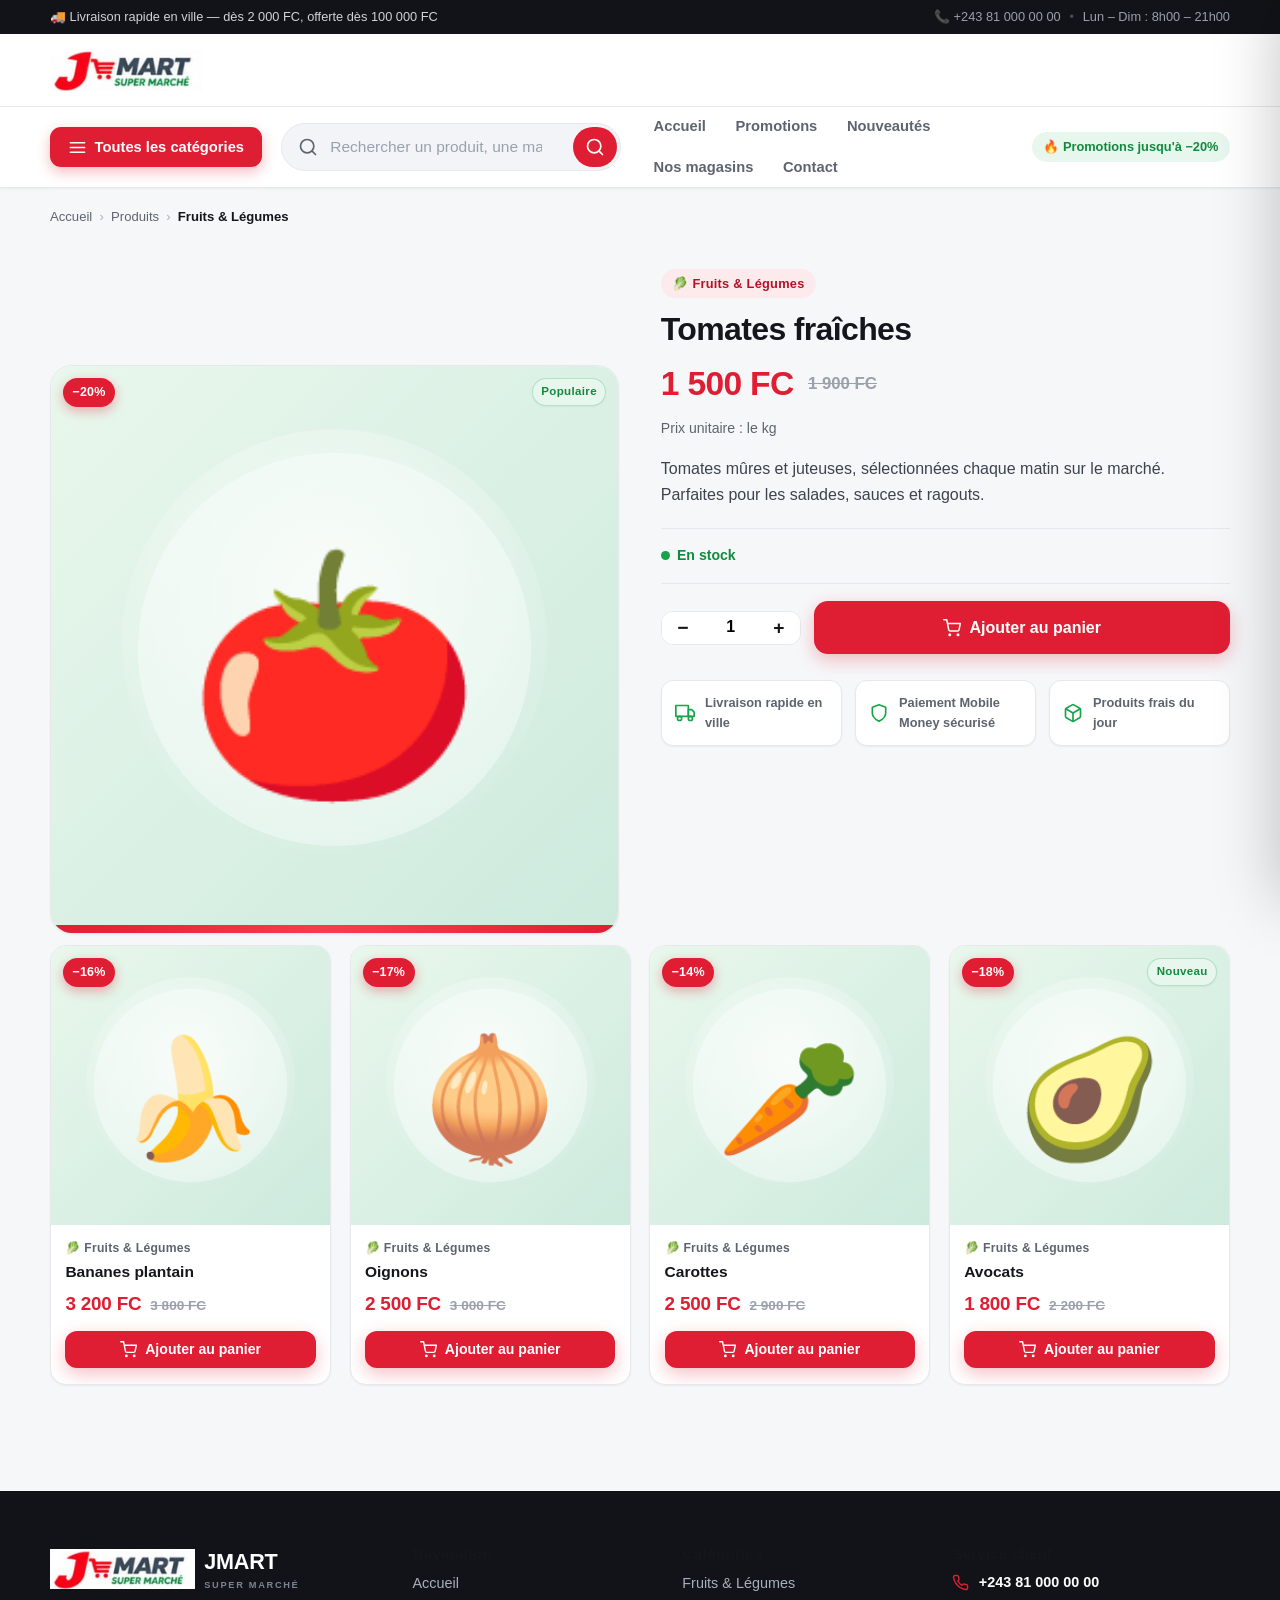
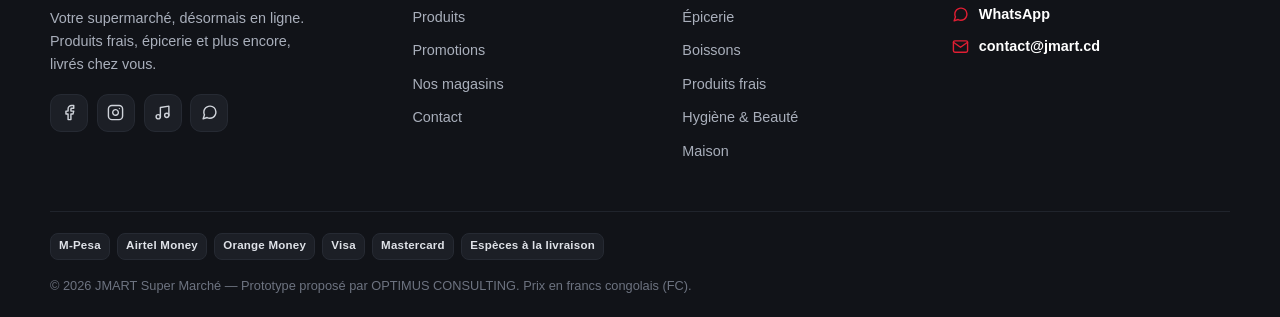
<file: product.html>
<!DOCTYPE html>
<html lang="fr">
<head>
<meta charset="UTF-8">
<meta name="viewport" content="width=device-width, initial-scale=1.0, viewport-fit=cover">
<meta name="theme-color" content="#e01e33">
<title>JMART — Détail produit</title>
<meta name="description" content="Fiche détaillée du produit : image, prix, disponibilité et ajout au panier.">
<link rel="icon" href="assets/logo/logo.png">
<link rel="stylesheet" href="css/base.css">
<link rel="stylesheet" href="css/layout.css">
<link rel="stylesheet" href="css/components.css">
<link rel="stylesheet" href="css/pages.css">
</head>
<body data-page="product">

<!-- Barre promo -->
<div class="topbar">
  <div class="container topbar-inner">
    <span>🚚 Livraison rapide en ville — dès 2 000 FC, offerte dès 100 000 FC</span>
    <span class="topbar-contact">📞 +243 81 000 00 00 <span class="sep">•</span> Lun – Dim : 8h00 – 21h00</span>
  </div>
</div>

<!-- En-tête -->
<header class="site-header">
  <div class="container header-main">
    <button class="menu-btn" id="menuBtn" type="button" aria-label="Ouvrir le menu" aria-expanded="false">
      <svg viewBox="0 0 24 24" fill="none" stroke="currentColor" stroke-width="2" stroke-linecap="round" aria-hidden="true"><line x1="3" y1="6" x2="21" y2="6"></line><line x1="3" y1="12" x2="21" y2="12"></line><line x1="3" y1="18" x2="21" y2="18"></line></svg>
    </button>
    <a class="brand" href="index.html">
      <img src="assets/logo/logo.png" alt="JMART">
    </a>
    <form class="header-search m-search" data-header-search role="search" action="products.html">
      <svg viewBox="0 0 24 24" fill="none" stroke="currentColor" stroke-width="2" stroke-linecap="round" stroke-linejoin="round" aria-hidden="true"><circle cx="11" cy="11" r="8"></circle><line x1="21" y1="21" x2="16.65" y2="16.65"></line></svg>
      <input type="search" name="q" placeholder="Rechercher un produit, une marque..." aria-label="Rechercher un produit">
      <button type="submit" aria-label="Lancer la recherche">
        <svg viewBox="0 0 24 24" fill="none" stroke="currentColor" stroke-width="2" stroke-linecap="round" stroke-linejoin="round" aria-hidden="true"><circle cx="11" cy="11" r="8"></circle><line x1="21" y1="21" x2="16.65" y2="16.65"></line></svg>
      </button>
    </form>
  </div>
  <div class="header-nav">
    <div class="container header-nav-inner">
      <div class="cat-wrap">
        <button class="cat-btn" id="catBtn" type="button" aria-expanded="false">
          <svg viewBox="0 0 24 24" fill="none" stroke="currentColor" stroke-width="2" stroke-linecap="round" aria-hidden="true"><line x1="3" y1="6" x2="21" y2="6"></line><line x1="3" y1="12" x2="21" y2="12"></line><line x1="3" y1="18" x2="21" y2="18"></line></svg>
          <span>Toutes les catégories</span>
        </button>
        <div class="cat-menu" id="catMenu" aria-hidden="true">
          <div class="cat-menu-title">Parcourir les catégories</div>
          <div class="cat-menu-list" id="catMenuList"></div>
          <a class="cat-menu-all" href="products.html">Voir tout le catalogue</a>
        </div>
      </div>
      <form class="header-search d-search" data-header-search role="search" action="products.html">
        <svg viewBox="0 0 24 24" fill="none" stroke="currentColor" stroke-width="2" stroke-linecap="round" stroke-linejoin="round" aria-hidden="true"><circle cx="11" cy="11" r="8"></circle><line x1="21" y1="21" x2="16.65" y2="16.65"></line></svg>
        <input type="search" name="q" placeholder="Rechercher un produit, une marque..." aria-label="Rechercher un produit">
        <button type="submit" aria-label="Lancer la recherche">
          <svg viewBox="0 0 24 24" fill="none" stroke="currentColor" stroke-width="2" stroke-linecap="round" stroke-linejoin="round" aria-hidden="true"><circle cx="11" cy="11" r="8"></circle><line x1="21" y1="21" x2="16.65" y2="16.65"></line></svg>
        </button>
      </form>
      <nav class="main-nav" id="mainNav" aria-label="Navigation principale">
        <div class="main-nav-links">
          <a class="nav-link is-active" data-nav="home" href="index.html">Accueil</a>
          <a class="nav-link" data-nav="promotions" href="promotions.html">Promotions</a>
          <a class="nav-link" href="products.html?cat=nouveautes">Nouveautés</a>
          <a class="nav-link" data-nav="stores" href="stores.html">Nos magasins</a>
          <a class="nav-link" data-nav="contact" href="contact.html">Contact</a>
        </div>
        <div class="main-nav-cats">
          <div class="mob-cats-title">Toutes les catégories</div>
          <div class="mob-cats" id="mobCats"></div>
        </div>
      </nav>
      <div class="header-chip">🔥 Promotions jusqu'à −20%</div>
    </div>
  </div>
</header>

<!-- Drawer panier -->
<div class="drawer-overlay" id="drawerOverlay" data-drawer-close></div>
<aside class="cart-drawer" id="cartDrawer" aria-hidden="true" aria-label="Panier">
  <div class="drawer-head">
    <h3>Mon panier <span id="drawerHeadCount"></span></h3>
    <button class="drawer-close" type="button" data-drawer-close aria-label="Fermer le panier">
      <svg viewBox="0 0 24 24" fill="none" stroke="currentColor" stroke-width="2" stroke-linecap="round" aria-hidden="true"><line x1="18" y1="6" x2="6" y2="18"></line><line x1="6" y1="6" x2="18" y2="18"></line></svg>
    </button>
  </div>
  <div class="drawer-items" id="drawerItems"></div>
  <div class="drawer-empty" id="drawerEmpty">
    <div class="de-icon">
      <svg viewBox="0 0 24 24" fill="none" stroke="currentColor" stroke-width="2" stroke-linecap="round" stroke-linejoin="round" aria-hidden="true"><circle cx="9" cy="21" r="1"></circle><circle cx="20" cy="21" r="1"></circle><path d="M1 1h4l2.68 13.39a2 2 0 0 0 2 1.61h9.72a2 2 0 0 0 2-1.61L23 6H6"></path></svg>
    </div>
    <h3>Votre panier est vide</h3>
    <p>Parcourez nos rayons et ajoutez vos produits préférés.</p>
    <a class="btn btn-primary" href="products.html">Découvrir les produits</a>
  </div>
  <div class="drawer-foot" id="drawerFoot">
    <div class="drawer-sub-row"><span>Sous-total</span><span id="drawerSub">0 FC</span></div>
    <div class="drawer-grand"><span>TOTAL</span><span id="drawerTotal">0 FC</span></div>
    <a class="btn btn-outline btn-block" href="cart.html">Voir le panier</a>
    <a class="btn btn-primary btn-block" href="checkout.html">Commander</a>
    <div class="drawer-free">🚚 Livraison offerte dès 100 000 FC</div>
  </div>
</aside>

<!-- Contenu principal -->
<main>
<div class="container"><div class="breadcrumbs"><a href="index.html">Accueil</a> <span class="sep">›</span> <a href="products.html">Produits</a> <span class="sep">›</span> <span class="current" id="pdBread"></span></div></div>
<section class="section" style="padding-top:1.2rem">
  <div class="container">
    <div class="pd-layout">
      <div class="pd-media" id="pdMedia"></div>
      <div class="pd-info">
        <span class="pd-cat" id="pdCat"></span>
        <h1 id="pdName"></h1>
        <div class="pd-price-row">
          <span class="pd-price-now" id="pdPrice"></span>
          <span class="pd-price-old" id="pdOld"></span>
        </div>
        <div class="pd-unit" id="pdUnit"></div>
        <p class="pd-desc" id="pdDesc"></p>
        <div class="pd-stockrow" id="pdStock"></div>
        <div class="pd-addrow">
          <div class="qty">
            <button type="button" id="pdMinus" aria-label="Diminuer la quantité">&minus;</button>
            <input type="text" inputmode="numeric" value="1" id="pdQty" aria-label="Quantité">
            <button type="button" id="pdPlus" aria-label="Augmenter la quantité">+</button>
          </div>
          <button class="btn btn-primary btn-lg pd-buy" type="button" id="pdAdd">
            <svg viewBox="0 0 24 24" fill="none" stroke="currentColor" stroke-width="2" stroke-linecap="round" stroke-linejoin="round" aria-hidden="true"><circle cx="9" cy="21" r="1"></circle><circle cx="20" cy="21" r="1"></circle><path d="M1 1h4l2.68 13.39a2 2 0 0 0 2 1.61h9.72a2 2 0 0 0 2-1.61L23 6H6"></path></svg>
            Ajouter au panier
          </button>
        </div>
        <div class="pd-trust">
          <div class="trust-item"><svg viewBox="0 0 24 24" fill="none" stroke="currentColor" stroke-width="2" stroke-linecap="round" stroke-linejoin="round" aria-hidden="true"><path d="M1 3h15v13H1z"></path><path d="M16 8h4l3 3v5h-7V8z"></path><circle cx="5.5" cy="18.5" r="2.5"></circle><circle cx="18.5" cy="18.5" r="2.5"></circle></svg> Livraison rapide en ville</div>
          <div class="trust-item"><svg viewBox="0 0 24 24" fill="none" stroke="currentColor" stroke-width="2" stroke-linecap="round" stroke-linejoin="round" aria-hidden="true"><path d="M12 22s8-4 8-10V5l-8-3-8 3v7c0 6 8 10 8 10z"></path></svg> Paiement Mobile Money sécurisé</div>
          <div class="trust-item"><svg viewBox="0 0 24 24" fill="none" stroke="currentColor" stroke-width="2" stroke-linecap="round" stroke-linejoin="round" aria-hidden="true"><path d="M21 16V8a2 2 0 0 0-1-1.73l-7-4a2 2 0 0 0-2 0l-7 4A2 2 0 0 0 3 8v8a2 2 0 0 0 1 1.73l7 4a2 2 0 0 0 2 0l7-4A2 2 0 0 0 21 16z"></path><polyline points="3.27 6.96 12 12.01 20.73 6.96"></polyline><line x1="12" y1="22.08" x2="12" y2="12"></line></svg> Produits frais du jour</div>
        </div>
      </div>
    </div>
  </div>
</section>
<section class="section" style="padding-top:0">
  <div class="container">
    <div class="section-head"><h2 class="section-title"><span class="st-emoji">🛒</span> Vous aimerez aussi</h2></div>
    <div class="product-grid" id="relatedGrid"></div>
  </div>
</section>
</main>

<!-- Pied de page -->
<footer class="site-footer">
  <div class="container">
    <div class="footer-grid">
      <div>
        <div class="footer-brand">
          <img src="assets/logo/logo.png" alt="JMART">
          <span><strong>JMART</strong><small>SUPER MARCHÉ</small></span>
        </div>
        <p class="footer-desc">Votre supermarché, désormais en ligne. Produits frais, épicerie et plus encore, livrés chez vous.</p>
        <div class="socials">
          <a href="#" data-notify="Nos réseaux sociaux arrivent bientôt." aria-label="Facebook"><svg viewBox="0 0 24 24" fill="none" stroke="currentColor" stroke-width="2" stroke-linecap="round" stroke-linejoin="round"><path d="M18 2h-3a5 5 0 0 0-5 5v3H7v4h3v8h4v-8h3l1-4h-4V7a1 1 0 0 1 1-1h3z"></path></svg></a>
          <a href="#" data-notify="Nos réseaux sociaux arrivent bientôt." aria-label="Instagram"><svg viewBox="0 0 24 24" fill="none" stroke="currentColor" stroke-width="2" stroke-linecap="round" stroke-linejoin="round"><rect x="2" y="2" width="20" height="20" rx="5" ry="5"></rect><path d="M16 11.37A4 4 0 1 1 12.63 8 4 4 0 0 1 16 11.37z"></path><line x1="17.5" y1="6.5" x2="17.51" y2="6.5"></line></svg></a>
          <a href="#" data-notify="Nos réseaux sociaux arrivent bientôt." aria-label="TikTok"><svg viewBox="0 0 24 24" fill="none" stroke="currentColor" stroke-width="2" stroke-linecap="round" stroke-linejoin="round"><path d="M9 18V5l12-2v13"></path><circle cx="6" cy="18" r="3"></circle><circle cx="18" cy="16" r="3"></circle></svg></a>
          <a href="#" data-notify="Nos réseaux sociaux arrivent bientôt." aria-label="WhatsApp"><svg viewBox="0 0 24 24" fill="none" stroke="currentColor" stroke-width="2" stroke-linecap="round" stroke-linejoin="round"><path d="M21 11.5a8.38 8.38 0 0 1-.9 3.8 8.5 8.5 0 0 1-7.6 4.7 8.38 8.38 0 0 1-3.8-.9L3 21l1.9-5.7a8.38 8.38 0 0 1-.9-3.8 8.5 8.5 0 0 1 4.7-7.6 8.38 8.38 0 0 1 3.8-.9h.5a8.48 8.48 0 0 1 8 8v.5z"></path></svg></a>
        </div>
      </div>
      <div class="footer-col">
        <h4>Navigation</h4>
        <ul>
          <li><a href="index.html">Accueil</a></li>
          <li><a href="products.html">Produits</a></li>
          <li><a href="promotions.html">Promotions</a></li>
          <li><a href="stores.html">Nos magasins</a></li>
          <li><a href="contact.html">Contact</a></li>
        </ul>
      </div>
      <div class="footer-col">
        <h4>Catégories</h4>
        <ul>
          <li><a href="products.html?category=Fruits%20%26%20L%C3%A9gumes">Fruits &amp; Légumes</a></li>
          <li><a href="products.html?category=%C3%89picerie">Épicerie</a></li>
          <li><a href="products.html?category=Boissons">Boissons</a></li>
          <li><a href="products.html?category=Produits%20frais">Produits frais</a></li>
          <li><a href="products.html?category=Hygi%C3%A8ne%20%26%20Beaut%C3%A9">Hygiène &amp; Beauté</a></li>
          <li><a href="products.html?category=Maison">Maison</a></li>
        </ul>
      </div>
      <div class="footer-col">
        <h4>Service client</h4>
        <ul class="footer-contact">
          <li><svg viewBox="0 0 24 24" fill="none" stroke="currentColor" stroke-width="2" stroke-linecap="round" stroke-linejoin="round"><path d="M22 16.92v3a2 2 0 0 1-2.18 2 19.79 19.79 0 0 1-8.63-3.07 19.5 19.5 0 0 1-6-6 19.79 19.79 0 0 1-3.07-8.67A2 2 0 0 1 4.11 2h3a2 2 0 0 1 2 1.72 12.84 12.84 0 0 0 .7 2.81 2 2 0 0 1-.45 2.11L8.09 9.91a16 16 0 0 0 6 6l1.27-1.27a2 2 0 0 1 2.11-.45 12.84 12.84 0 0 0 2.81.7A2 2 0 0 1 22 16.92z"></path></svg><a class="fc-hl" href="tel:+243810000000">+243 81 000 00 00</a></li>
          <li><svg viewBox="0 0 24 24" fill="none" stroke="currentColor" stroke-width="2" stroke-linecap="round" stroke-linejoin="round"><path d="M21 11.5a8.38 8.38 0 0 1-.9 3.8 8.5 8.5 0 0 1-7.6 4.7 8.38 8.38 0 0 1-3.8-.9L3 21l1.9-5.7a8.38 8.38 0 0 1-.9-3.8 8.5 8.5 0 0 1 4.7-7.6 8.38 8.38 0 0 1 3.8-.9h.5a8.48 8.48 0 0 1 8 8v.5z"></path></svg><a class="fc-hl" href="https://wa.me/243810000000">WhatsApp</a></li>
          <li><svg viewBox="0 0 24 24" fill="none" stroke="currentColor" stroke-width="2" stroke-linecap="round" stroke-linejoin="round"><path d="M4 4h16c1.1 0 2 .9 2 2v12c0 1.1-.9 2-2 2H4c-1.1 0-2-.9-2-2V6c0-1.1.9-2 2-2z"></path><polyline points="22,6 12,13 2,6"></polyline></svg><a class="fc-hl" href="mailto:contact@jmart.cd">contact@jmart.cd</a></li>
        </ul>
      </div>
    </div>
    <div class="footer-bottom">
      <div class="pay-chips">
        <span class="pay-chip">M-Pesa</span>
        <span class="pay-chip">Airtel Money</span>
        <span class="pay-chip">Orange Money</span>
        <span class="pay-chip">Visa</span>
        <span class="pay-chip">Mastercard</span>
        <span class="pay-chip">Espèces à la livraison</span>
      </div>
      <div class="footer-copy">© 2026 JMART Super Marché — Prototype proposé par OPTIMUS CONSULTING. Prix en francs congolais (FC).</div>
    </div>
  </div>
</footer>

<!-- Navigation basse mobile -->
<nav class="bottom-nav" aria-label="Navigation mobile">
  <a class="bn-item is-active" data-bn="home" href="index.html">
    <svg viewBox="0 0 24 24" fill="none" stroke="currentColor" stroke-width="2" stroke-linecap="round" stroke-linejoin="round" aria-hidden="true"><path d="M3 9l9-7 9 7v11a2 2 0 0 1-2 2H5a2 2 0 0 1-2-2z"></path><polyline points="9 22 9 12 15 12 15 22"></polyline></svg>
    <span>Accueil</span>
  </a>
  <button class="bn-item" id="bottomSearch" type="button">
    <svg viewBox="0 0 24 24" fill="none" stroke="currentColor" stroke-width="2" stroke-linecap="round" stroke-linejoin="round" aria-hidden="true"><circle cx="11" cy="11" r="8"></circle><line x1="21" y1="21" x2="16.65" y2="16.65"></line></svg>
    <span>Rechercher</span>
  </button>
  <button class="bn-item" id="bottomCart" type="button" aria-label="Ouvrir le panier">
    <svg viewBox="0 0 24 24" fill="none" stroke="currentColor" stroke-width="2" stroke-linecap="round" stroke-linejoin="round" aria-hidden="true"><circle cx="9" cy="21" r="1"></circle><circle cx="20" cy="21" r="1"></circle><path d="M1 1h4l2.68 13.39a2 2 0 0 0 2 1.61h9.72a2 2 0 0 0 2-1.61L23 6H6"></path></svg>
    <span>Panier</span>
    <b class="bn-count is-hidden" data-cart-count>0</b>
  </button>
  <a class="bn-item" data-bn="account" href="account.html">
    <svg viewBox="0 0 24 24" fill="none" stroke="currentColor" stroke-width="2" stroke-linecap="round" stroke-linejoin="round" aria-hidden="true"><path d="M20 21v-2a4 4 0 0 0-4-4H8a4 4 0 0 0-4 4v2"></path><circle cx="12" cy="7" r="4"></circle></svg>
    <span>Compte</span>
  </a>
</nav>

<script src="js/data.js"></script>
<script src="js/cart.js"></script>
<script src="js/main.js"></script>
</body>
</html>
</file>
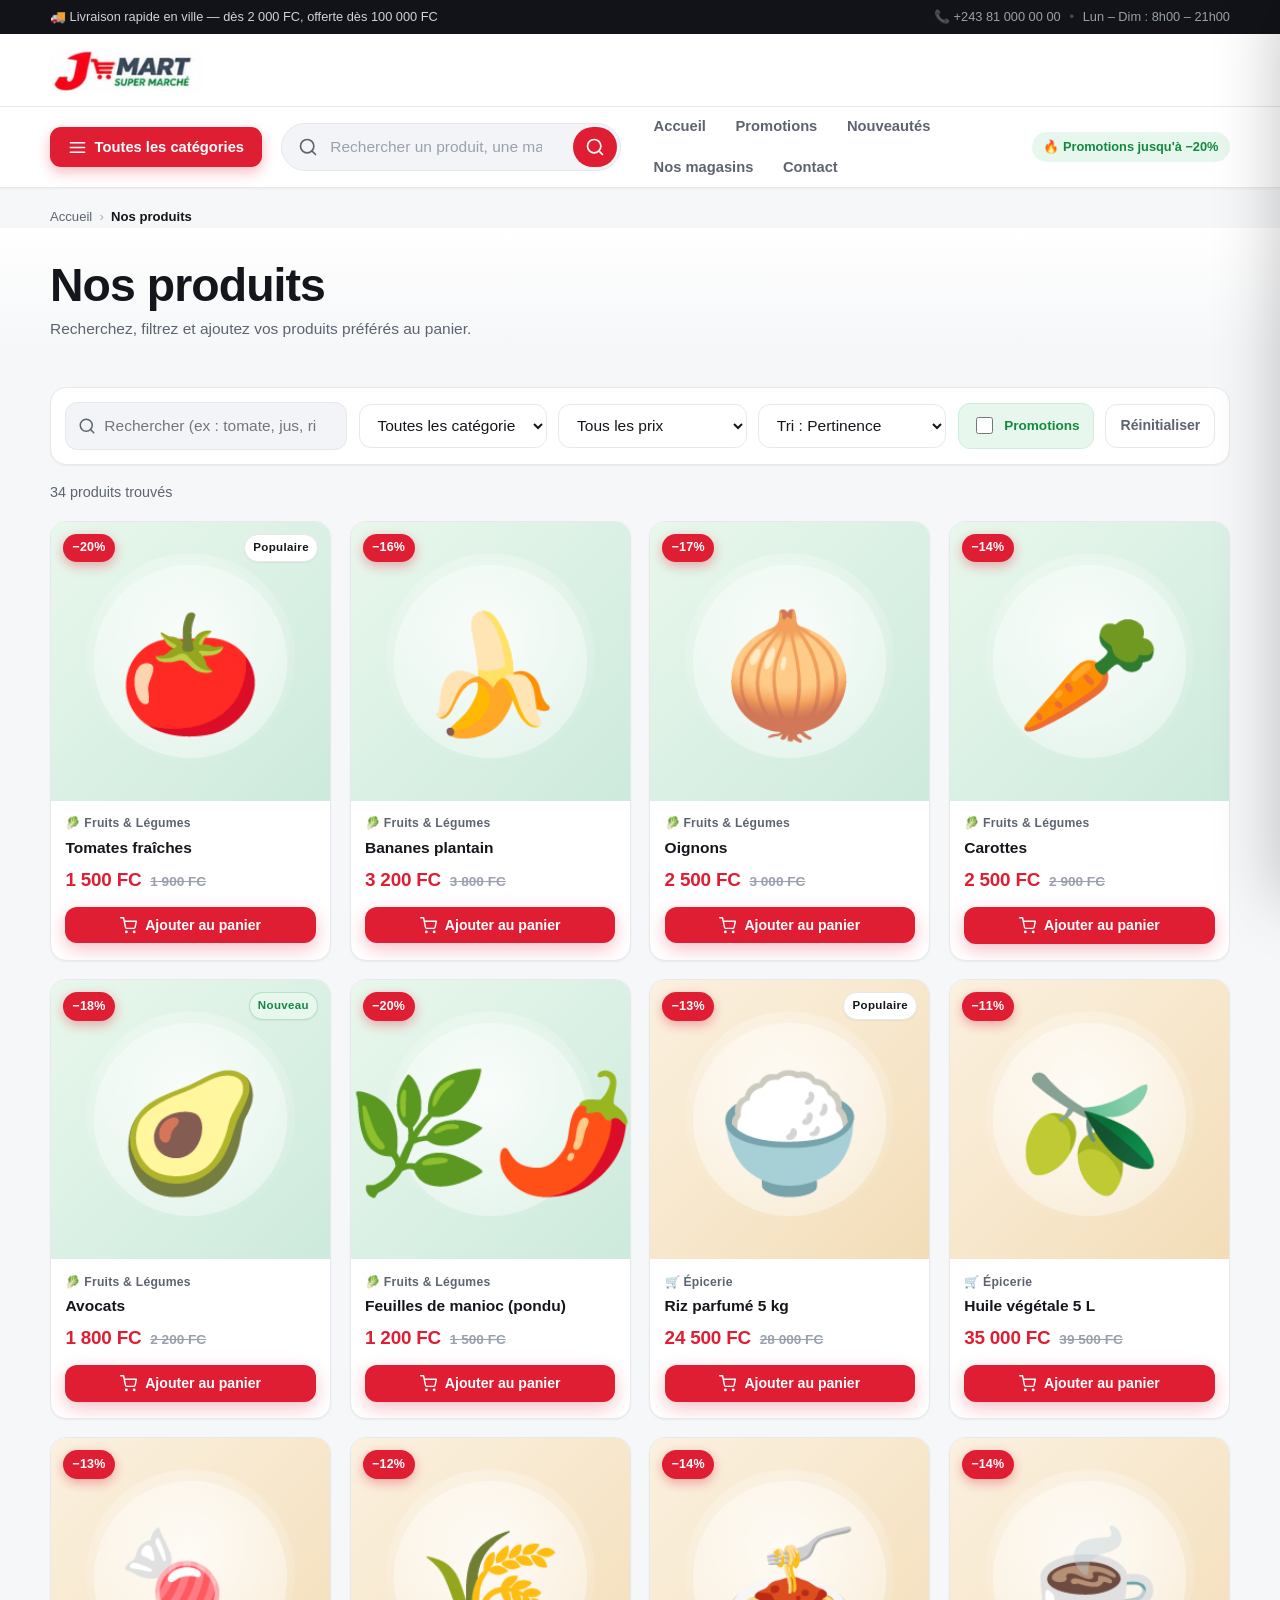
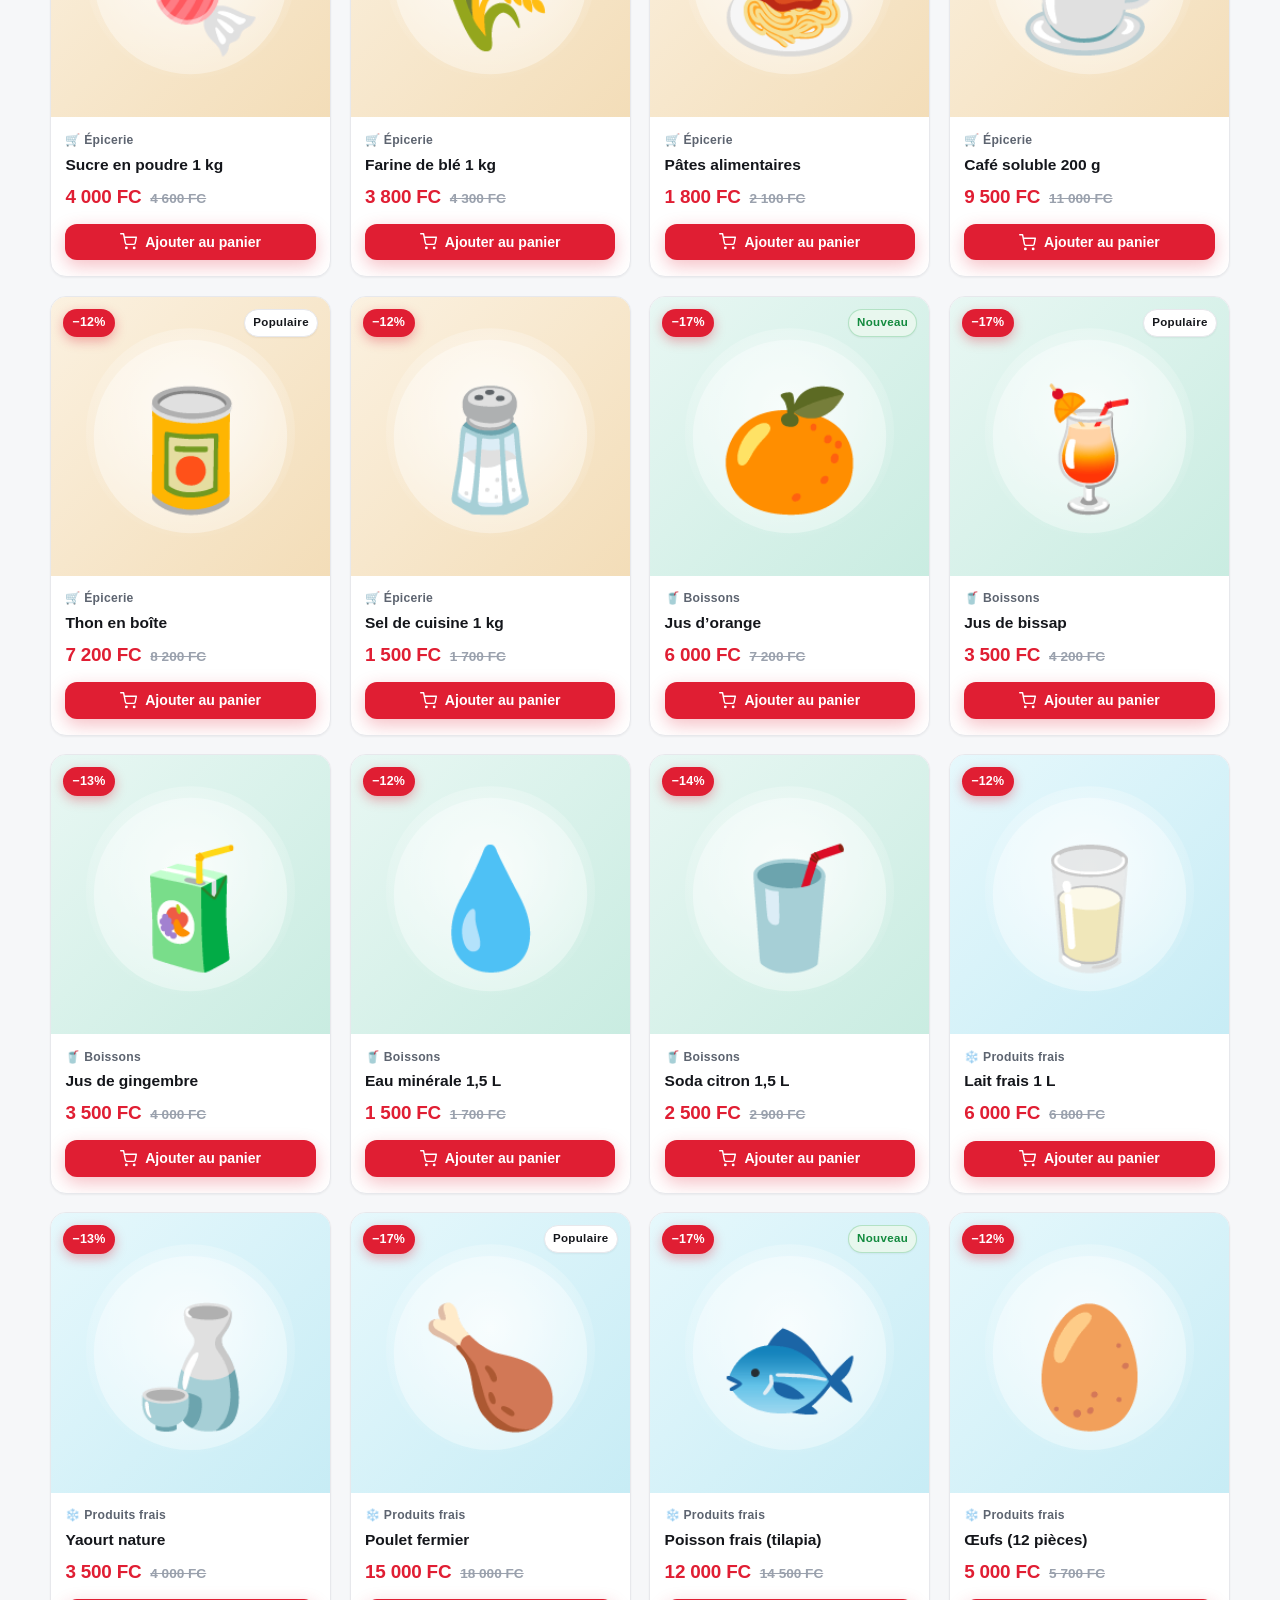
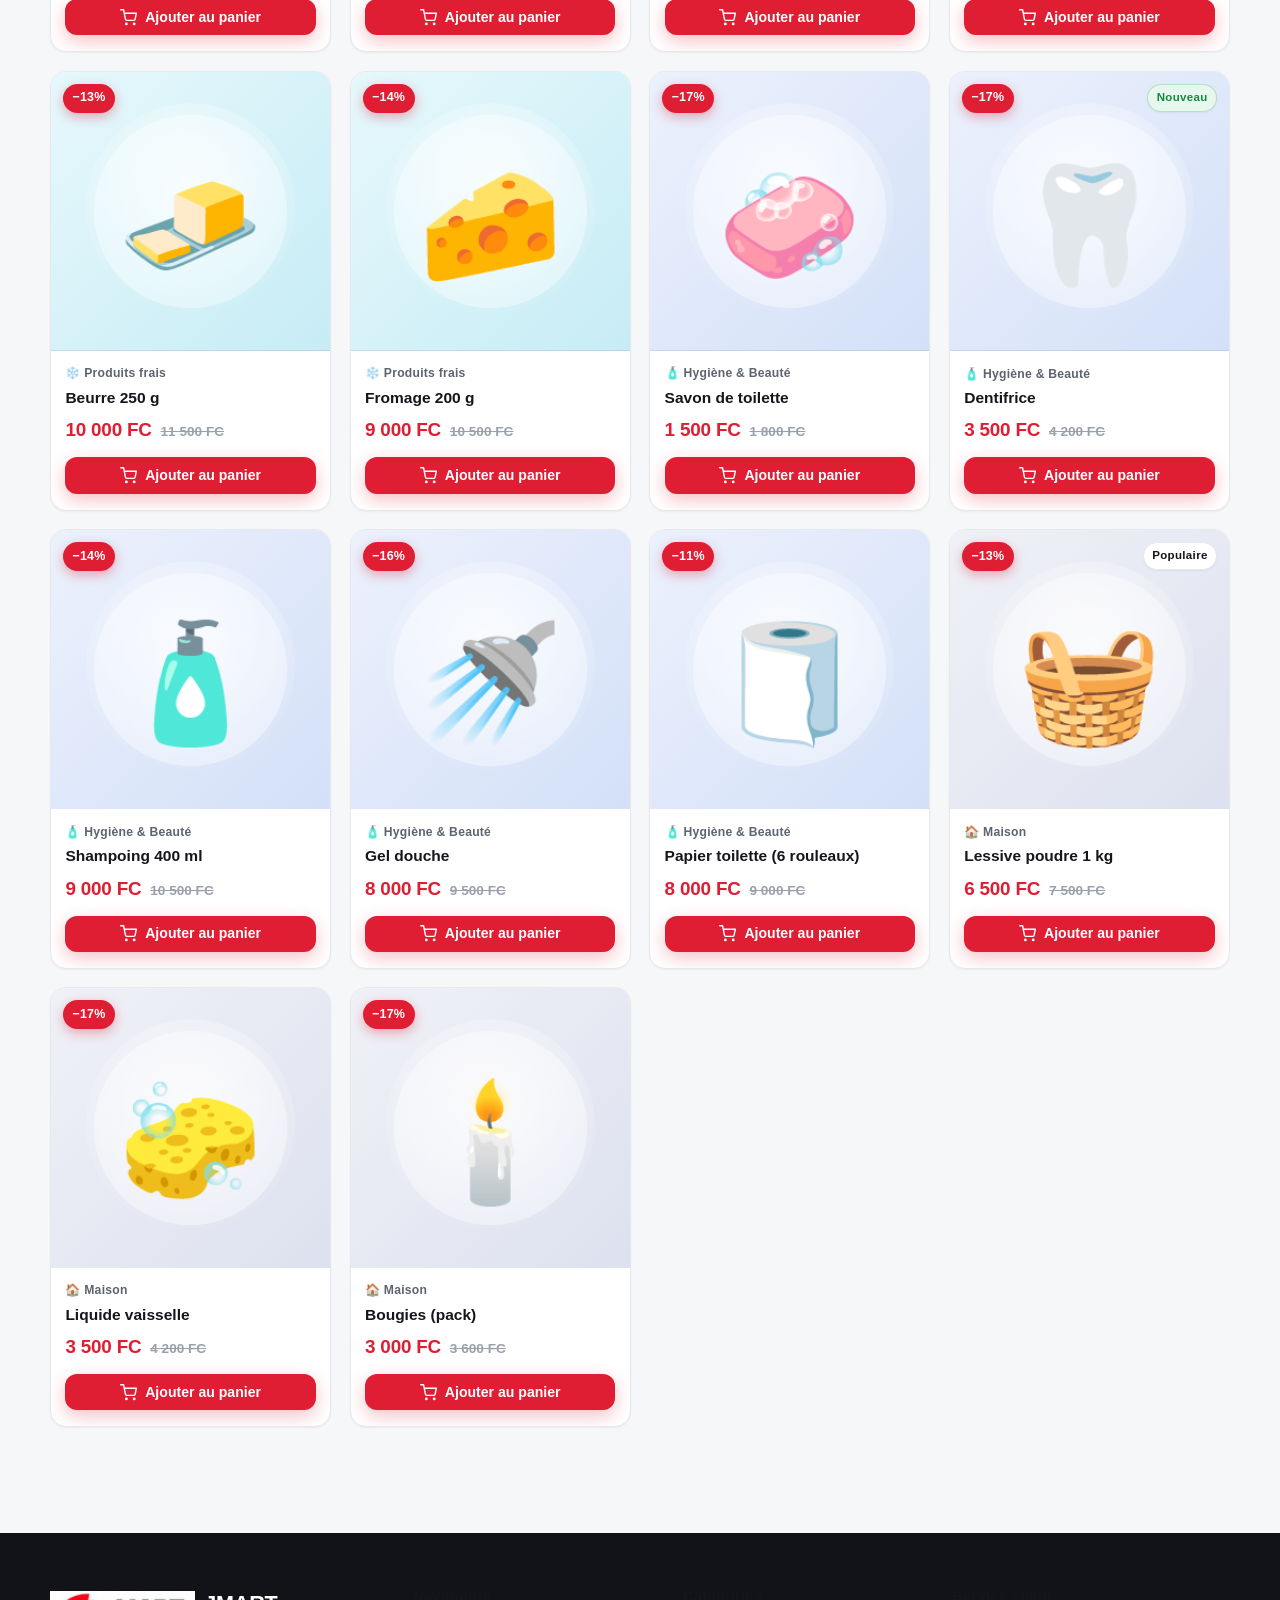
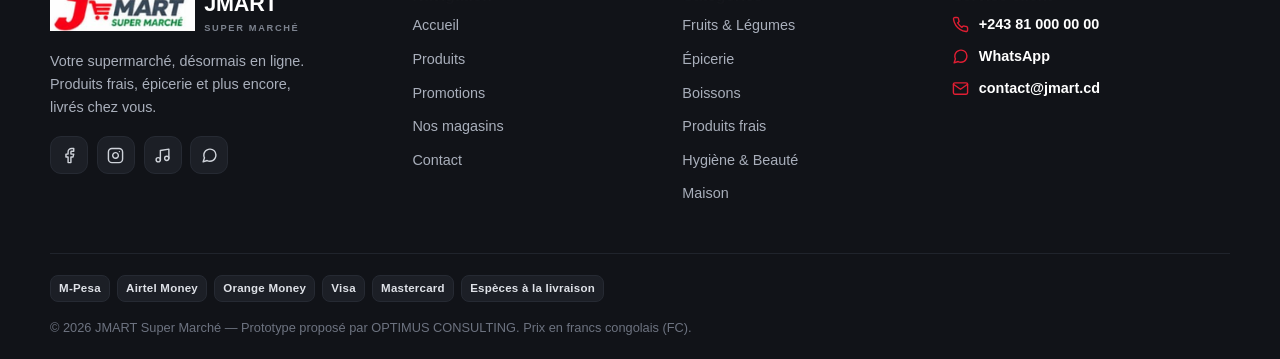
<file: products.html>
<!DOCTYPE html>
<html lang="fr">
<head>
<meta charset="UTF-8">
<meta name="viewport" content="width=device-width, initial-scale=1.0, viewport-fit=cover">
<meta name="theme-color" content="#e01e33">
<title>JMART — Nos produits</title>
<meta name="description" content="Parcourez le catalogue JMART : fruits et légumes, épicerie, boissons, produits frais, hygiène et maison.">
<link rel="icon" href="assets/logo/logo.png">
<link rel="stylesheet" href="css/base.css">
<link rel="stylesheet" href="css/layout.css">
<link rel="stylesheet" href="css/components.css">
<link rel="stylesheet" href="css/pages.css">
</head>
<body data-page="products">

<!-- Barre promo -->
<div class="topbar">
  <div class="container topbar-inner">
    <span>🚚 Livraison rapide en ville — dès 2 000 FC, offerte dès 100 000 FC</span>
    <span class="topbar-contact">📞 +243 81 000 00 00 <span class="sep">•</span> Lun – Dim : 8h00 – 21h00</span>
  </div>
</div>

<!-- En-tête -->
<header class="site-header">
  <div class="container header-main">
    <button class="menu-btn" id="menuBtn" type="button" aria-label="Ouvrir le menu" aria-expanded="false">
      <svg viewBox="0 0 24 24" fill="none" stroke="currentColor" stroke-width="2" stroke-linecap="round" aria-hidden="true"><line x1="3" y1="6" x2="21" y2="6"></line><line x1="3" y1="12" x2="21" y2="12"></line><line x1="3" y1="18" x2="21" y2="18"></line></svg>
    </button>
    <a class="brand" href="index.html">
      <img src="assets/logo/logo.png" alt="JMART">
    </a>
    <form class="header-search m-search" data-header-search role="search" action="products.html">
      <svg viewBox="0 0 24 24" fill="none" stroke="currentColor" stroke-width="2" stroke-linecap="round" stroke-linejoin="round" aria-hidden="true"><circle cx="11" cy="11" r="8"></circle><line x1="21" y1="21" x2="16.65" y2="16.65"></line></svg>
      <input type="search" name="q" placeholder="Rechercher un produit, une marque..." aria-label="Rechercher un produit">
      <button type="submit" aria-label="Lancer la recherche">
        <svg viewBox="0 0 24 24" fill="none" stroke="currentColor" stroke-width="2" stroke-linecap="round" stroke-linejoin="round" aria-hidden="true"><circle cx="11" cy="11" r="8"></circle><line x1="21" y1="21" x2="16.65" y2="16.65"></line></svg>
      </button>
    </form>
  </div>
  <div class="header-nav">
    <div class="container header-nav-inner">
      <div class="cat-wrap">
        <button class="cat-btn" id="catBtn" type="button" aria-expanded="false">
          <svg viewBox="0 0 24 24" fill="none" stroke="currentColor" stroke-width="2" stroke-linecap="round" aria-hidden="true"><line x1="3" y1="6" x2="21" y2="6"></line><line x1="3" y1="12" x2="21" y2="12"></line><line x1="3" y1="18" x2="21" y2="18"></line></svg>
          <span>Toutes les catégories</span>
        </button>
        <div class="cat-menu" id="catMenu" aria-hidden="true">
          <div class="cat-menu-title">Parcourir les catégories</div>
          <div class="cat-menu-list" id="catMenuList"></div>
          <a class="cat-menu-all" href="products.html">Voir tout le catalogue</a>
        </div>
      </div>
      <form class="header-search d-search" data-header-search role="search" action="products.html">
        <svg viewBox="0 0 24 24" fill="none" stroke="currentColor" stroke-width="2" stroke-linecap="round" stroke-linejoin="round" aria-hidden="true"><circle cx="11" cy="11" r="8"></circle><line x1="21" y1="21" x2="16.65" y2="16.65"></line></svg>
        <input type="search" name="q" placeholder="Rechercher un produit, une marque..." aria-label="Rechercher un produit">
        <button type="submit" aria-label="Lancer la recherche">
          <svg viewBox="0 0 24 24" fill="none" stroke="currentColor" stroke-width="2" stroke-linecap="round" stroke-linejoin="round" aria-hidden="true"><circle cx="11" cy="11" r="8"></circle><line x1="21" y1="21" x2="16.65" y2="16.65"></line></svg>
        </button>
      </form>
      <nav class="main-nav" id="mainNav" aria-label="Navigation principale">
        <div class="main-nav-links">
          <a class="nav-link is-active" data-nav="home" href="index.html">Accueil</a>
          <a class="nav-link" data-nav="promotions" href="promotions.html">Promotions</a>
          <a class="nav-link" href="products.html?cat=nouveautes">Nouveautés</a>
          <a class="nav-link" data-nav="stores" href="stores.html">Nos magasins</a>
          <a class="nav-link" data-nav="contact" href="contact.html">Contact</a>
        </div>
        <div class="main-nav-cats">
          <div class="mob-cats-title">Toutes les catégories</div>
          <div class="mob-cats" id="mobCats"></div>
        </div>
      </nav>
      <div class="header-chip">🔥 Promotions jusqu'à −20%</div>
    </div>
  </div>
</header>

<!-- Drawer panier -->
<div class="drawer-overlay" id="drawerOverlay" data-drawer-close></div>
<aside class="cart-drawer" id="cartDrawer" aria-hidden="true" aria-label="Panier">
  <div class="drawer-head">
    <h3>Mon panier <span id="drawerHeadCount"></span></h3>
    <button class="drawer-close" type="button" data-drawer-close aria-label="Fermer le panier">
      <svg viewBox="0 0 24 24" fill="none" stroke="currentColor" stroke-width="2" stroke-linecap="round" aria-hidden="true"><line x1="18" y1="6" x2="6" y2="18"></line><line x1="6" y1="6" x2="18" y2="18"></line></svg>
    </button>
  </div>
  <div class="drawer-items" id="drawerItems"></div>
  <div class="drawer-empty" id="drawerEmpty">
    <div class="de-icon">
      <svg viewBox="0 0 24 24" fill="none" stroke="currentColor" stroke-width="2" stroke-linecap="round" stroke-linejoin="round" aria-hidden="true"><circle cx="9" cy="21" r="1"></circle><circle cx="20" cy="21" r="1"></circle><path d="M1 1h4l2.68 13.39a2 2 0 0 0 2 1.61h9.72a2 2 0 0 0 2-1.61L23 6H6"></path></svg>
    </div>
    <h3>Votre panier est vide</h3>
    <p>Parcourez nos rayons et ajoutez vos produits préférés.</p>
    <a class="btn btn-primary" href="products.html">Découvrir les produits</a>
  </div>
  <div class="drawer-foot" id="drawerFoot">
    <div class="drawer-sub-row"><span>Sous-total</span><span id="drawerSub">0 FC</span></div>
    <div class="drawer-grand"><span>TOTAL</span><span id="drawerTotal">0 FC</span></div>
    <a class="btn btn-outline btn-block" href="cart.html">Voir le panier</a>
    <a class="btn btn-primary btn-block" href="checkout.html">Commander</a>
    <div class="drawer-free">🚚 Livraison offerte dès 100 000 FC</div>
  </div>
</aside>

<!-- Contenu principal -->
<main>
<div class="container"><div class="breadcrumbs"><a href="index.html">Accueil</a> <span class="sep">›</span> <span class="current">Nos produits</span></div></div>
<div class="page-intro">
  <div class="container">
    <h1>Nos produits</h1>
    <p>Recherchez, filtrez et ajoutez vos produits préférés au panier.</p>
  </div>
</div>
<section class="section" style="padding-top:1rem">
  <div class="container">
    <div class="shop-toolbar">
      <div class="tb-search">
        <svg viewBox="0 0 24 24" fill="none" stroke="currentColor" stroke-width="2" stroke-linecap="round" stroke-linejoin="round" aria-hidden="true"><circle cx="11" cy="11" r="8"></circle><line x1="21" y1="21" x2="16.65" y2="16.65"></line></svg>
        <input type="search" id="filterSearch" placeholder="Rechercher (ex : tomate, jus, riz, savon...)" aria-label="Rechercher dans le catalogue">
      </div>
      <select id="catSelect" aria-label="Filtrer par catégorie"></select>
      <select id="priceSelect" aria-label="Filtrer par prix">
        <option value="all">Tous les prix</option>
        <option value="lt5000">Moins de 5 000 FC</option>
        <option value="5to10">5 000 – 10 000 FC</option>
        <option value="10to25">10 000 – 25 000 FC</option>
        <option value="gt25">Plus de 25 000 FC</option>
      </select>
      <select id="sortSelect" aria-label="Trier les produits">
        <option value="default">Tri : Pertinence</option>
        <option value="price-asc">Prix croissant</option>
        <option value="price-desc">Prix décroissant</option>
        <option value="discount">Promotions d'abord</option>
      </select>
      <label class="tb-promo"><input type="checkbox" id="promoOnly"> Promotions</label>
      <button class="tb-reset" id="filterReset" type="button">Réinitialiser</button>
    </div>
    <div class="results-bar"><span id="resultCount"></span></div>
    <div class="empty-state" id="emptyState" style="display:none">
      <div class="empty-icon"><span style="font-size:2rem">🔍</span></div>
      <h2>Aucun produit trouvé.</h2>
      <p>Essayez un autre mot-clé ou réinitialisez les filtres pour voir tout le catalogue.</p>
      <button class="btn btn-primary" id="emptyReset" type="button">Tout afficher</button>
    </div>
    <div class="product-grid" id="productGrid"></div>
  </div>
</section>
</main>

<!-- Pied de page -->
<footer class="site-footer">
  <div class="container">
    <div class="footer-grid">
      <div>
        <div class="footer-brand">
          <img src="assets/logo/logo.png" alt="JMART">
          <span><strong>JMART</strong><small>SUPER MARCHÉ</small></span>
        </div>
        <p class="footer-desc">Votre supermarché, désormais en ligne. Produits frais, épicerie et plus encore, livrés chez vous.</p>
        <div class="socials">
          <a href="#" data-notify="Nos réseaux sociaux arrivent bientôt." aria-label="Facebook"><svg viewBox="0 0 24 24" fill="none" stroke="currentColor" stroke-width="2" stroke-linecap="round" stroke-linejoin="round"><path d="M18 2h-3a5 5 0 0 0-5 5v3H7v4h3v8h4v-8h3l1-4h-4V7a1 1 0 0 1 1-1h3z"></path></svg></a>
          <a href="#" data-notify="Nos réseaux sociaux arrivent bientôt." aria-label="Instagram"><svg viewBox="0 0 24 24" fill="none" stroke="currentColor" stroke-width="2" stroke-linecap="round" stroke-linejoin="round"><rect x="2" y="2" width="20" height="20" rx="5" ry="5"></rect><path d="M16 11.37A4 4 0 1 1 12.63 8 4 4 0 0 1 16 11.37z"></path><line x1="17.5" y1="6.5" x2="17.51" y2="6.5"></line></svg></a>
          <a href="#" data-notify="Nos réseaux sociaux arrivent bientôt." aria-label="TikTok"><svg viewBox="0 0 24 24" fill="none" stroke="currentColor" stroke-width="2" stroke-linecap="round" stroke-linejoin="round"><path d="M9 18V5l12-2v13"></path><circle cx="6" cy="18" r="3"></circle><circle cx="18" cy="16" r="3"></circle></svg></a>
          <a href="#" data-notify="Nos réseaux sociaux arrivent bientôt." aria-label="WhatsApp"><svg viewBox="0 0 24 24" fill="none" stroke="currentColor" stroke-width="2" stroke-linecap="round" stroke-linejoin="round"><path d="M21 11.5a8.38 8.38 0 0 1-.9 3.8 8.5 8.5 0 0 1-7.6 4.7 8.38 8.38 0 0 1-3.8-.9L3 21l1.9-5.7a8.38 8.38 0 0 1-.9-3.8 8.5 8.5 0 0 1 4.7-7.6 8.38 8.38 0 0 1 3.8-.9h.5a8.48 8.48 0 0 1 8 8v.5z"></path></svg></a>
        </div>
      </div>
      <div class="footer-col">
        <h4>Navigation</h4>
        <ul>
          <li><a href="index.html">Accueil</a></li>
          <li><a href="products.html">Produits</a></li>
          <li><a href="promotions.html">Promotions</a></li>
          <li><a href="stores.html">Nos magasins</a></li>
          <li><a href="contact.html">Contact</a></li>
        </ul>
      </div>
      <div class="footer-col">
        <h4>Catégories</h4>
        <ul>
          <li><a href="products.html?category=Fruits%20%26%20L%C3%A9gumes">Fruits &amp; Légumes</a></li>
          <li><a href="products.html?category=%C3%89picerie">Épicerie</a></li>
          <li><a href="products.html?category=Boissons">Boissons</a></li>
          <li><a href="products.html?category=Produits%20frais">Produits frais</a></li>
          <li><a href="products.html?category=Hygi%C3%A8ne%20%26%20Beaut%C3%A9">Hygiène &amp; Beauté</a></li>
          <li><a href="products.html?category=Maison">Maison</a></li>
        </ul>
      </div>
      <div class="footer-col">
        <h4>Service client</h4>
        <ul class="footer-contact">
          <li><svg viewBox="0 0 24 24" fill="none" stroke="currentColor" stroke-width="2" stroke-linecap="round" stroke-linejoin="round"><path d="M22 16.92v3a2 2 0 0 1-2.18 2 19.79 19.79 0 0 1-8.63-3.07 19.5 19.5 0 0 1-6-6 19.79 19.79 0 0 1-3.07-8.67A2 2 0 0 1 4.11 2h3a2 2 0 0 1 2 1.72 12.84 12.84 0 0 0 .7 2.81 2 2 0 0 1-.45 2.11L8.09 9.91a16 16 0 0 0 6 6l1.27-1.27a2 2 0 0 1 2.11-.45 12.84 12.84 0 0 0 2.81.7A2 2 0 0 1 22 16.92z"></path></svg><a class="fc-hl" href="tel:+243810000000">+243 81 000 00 00</a></li>
          <li><svg viewBox="0 0 24 24" fill="none" stroke="currentColor" stroke-width="2" stroke-linecap="round" stroke-linejoin="round"><path d="M21 11.5a8.38 8.38 0 0 1-.9 3.8 8.5 8.5 0 0 1-7.6 4.7 8.38 8.38 0 0 1-3.8-.9L3 21l1.9-5.7a8.38 8.38 0 0 1-.9-3.8 8.5 8.5 0 0 1 4.7-7.6 8.38 8.38 0 0 1 3.8-.9h.5a8.48 8.48 0 0 1 8 8v.5z"></path></svg><a class="fc-hl" href="https://wa.me/243810000000">WhatsApp</a></li>
          <li><svg viewBox="0 0 24 24" fill="none" stroke="currentColor" stroke-width="2" stroke-linecap="round" stroke-linejoin="round"><path d="M4 4h16c1.1 0 2 .9 2 2v12c0 1.1-.9 2-2 2H4c-1.1 0-2-.9-2-2V6c0-1.1.9-2 2-2z"></path><polyline points="22,6 12,13 2,6"></polyline></svg><a class="fc-hl" href="mailto:contact@jmart.cd">contact@jmart.cd</a></li>
        </ul>
      </div>
    </div>
    <div class="footer-bottom">
      <div class="pay-chips">
        <span class="pay-chip">M-Pesa</span>
        <span class="pay-chip">Airtel Money</span>
        <span class="pay-chip">Orange Money</span>
        <span class="pay-chip">Visa</span>
        <span class="pay-chip">Mastercard</span>
        <span class="pay-chip">Espèces à la livraison</span>
      </div>
      <div class="footer-copy">© 2026 JMART Super Marché — Prototype proposé par OPTIMUS CONSULTING. Prix en francs congolais (FC).</div>
    </div>
  </div>
</footer>

<!-- Navigation basse mobile -->
<nav class="bottom-nav" aria-label="Navigation mobile">
  <a class="bn-item is-active" data-bn="home" href="index.html">
    <svg viewBox="0 0 24 24" fill="none" stroke="currentColor" stroke-width="2" stroke-linecap="round" stroke-linejoin="round" aria-hidden="true"><path d="M3 9l9-7 9 7v11a2 2 0 0 1-2 2H5a2 2 0 0 1-2-2z"></path><polyline points="9 22 9 12 15 12 15 22"></polyline></svg>
    <span>Accueil</span>
  </a>
  <button class="bn-item" id="bottomSearch" type="button">
    <svg viewBox="0 0 24 24" fill="none" stroke="currentColor" stroke-width="2" stroke-linecap="round" stroke-linejoin="round" aria-hidden="true"><circle cx="11" cy="11" r="8"></circle><line x1="21" y1="21" x2="16.65" y2="16.65"></line></svg>
    <span>Rechercher</span>
  </button>
  <button class="bn-item" id="bottomCart" type="button" aria-label="Ouvrir le panier">
    <svg viewBox="0 0 24 24" fill="none" stroke="currentColor" stroke-width="2" stroke-linecap="round" stroke-linejoin="round" aria-hidden="true"><circle cx="9" cy="21" r="1"></circle><circle cx="20" cy="21" r="1"></circle><path d="M1 1h4l2.68 13.39a2 2 0 0 0 2 1.61h9.72a2 2 0 0 0 2-1.61L23 6H6"></path></svg>
    <span>Panier</span>
    <b class="bn-count is-hidden" data-cart-count>0</b>
  </button>
  <a class="bn-item" data-bn="account" href="account.html">
    <svg viewBox="0 0 24 24" fill="none" stroke="currentColor" stroke-width="2" stroke-linecap="round" stroke-linejoin="round" aria-hidden="true"><path d="M20 21v-2a4 4 0 0 0-4-4H8a4 4 0 0 0-4 4v2"></path><circle cx="12" cy="7" r="4"></circle></svg>
    <span>Compte</span>
  </a>
</nav>

<script src="js/data.js"></script>
<script src="js/cart.js"></script>
<script src="js/main.js"></script>
</body>
</html>
</file>
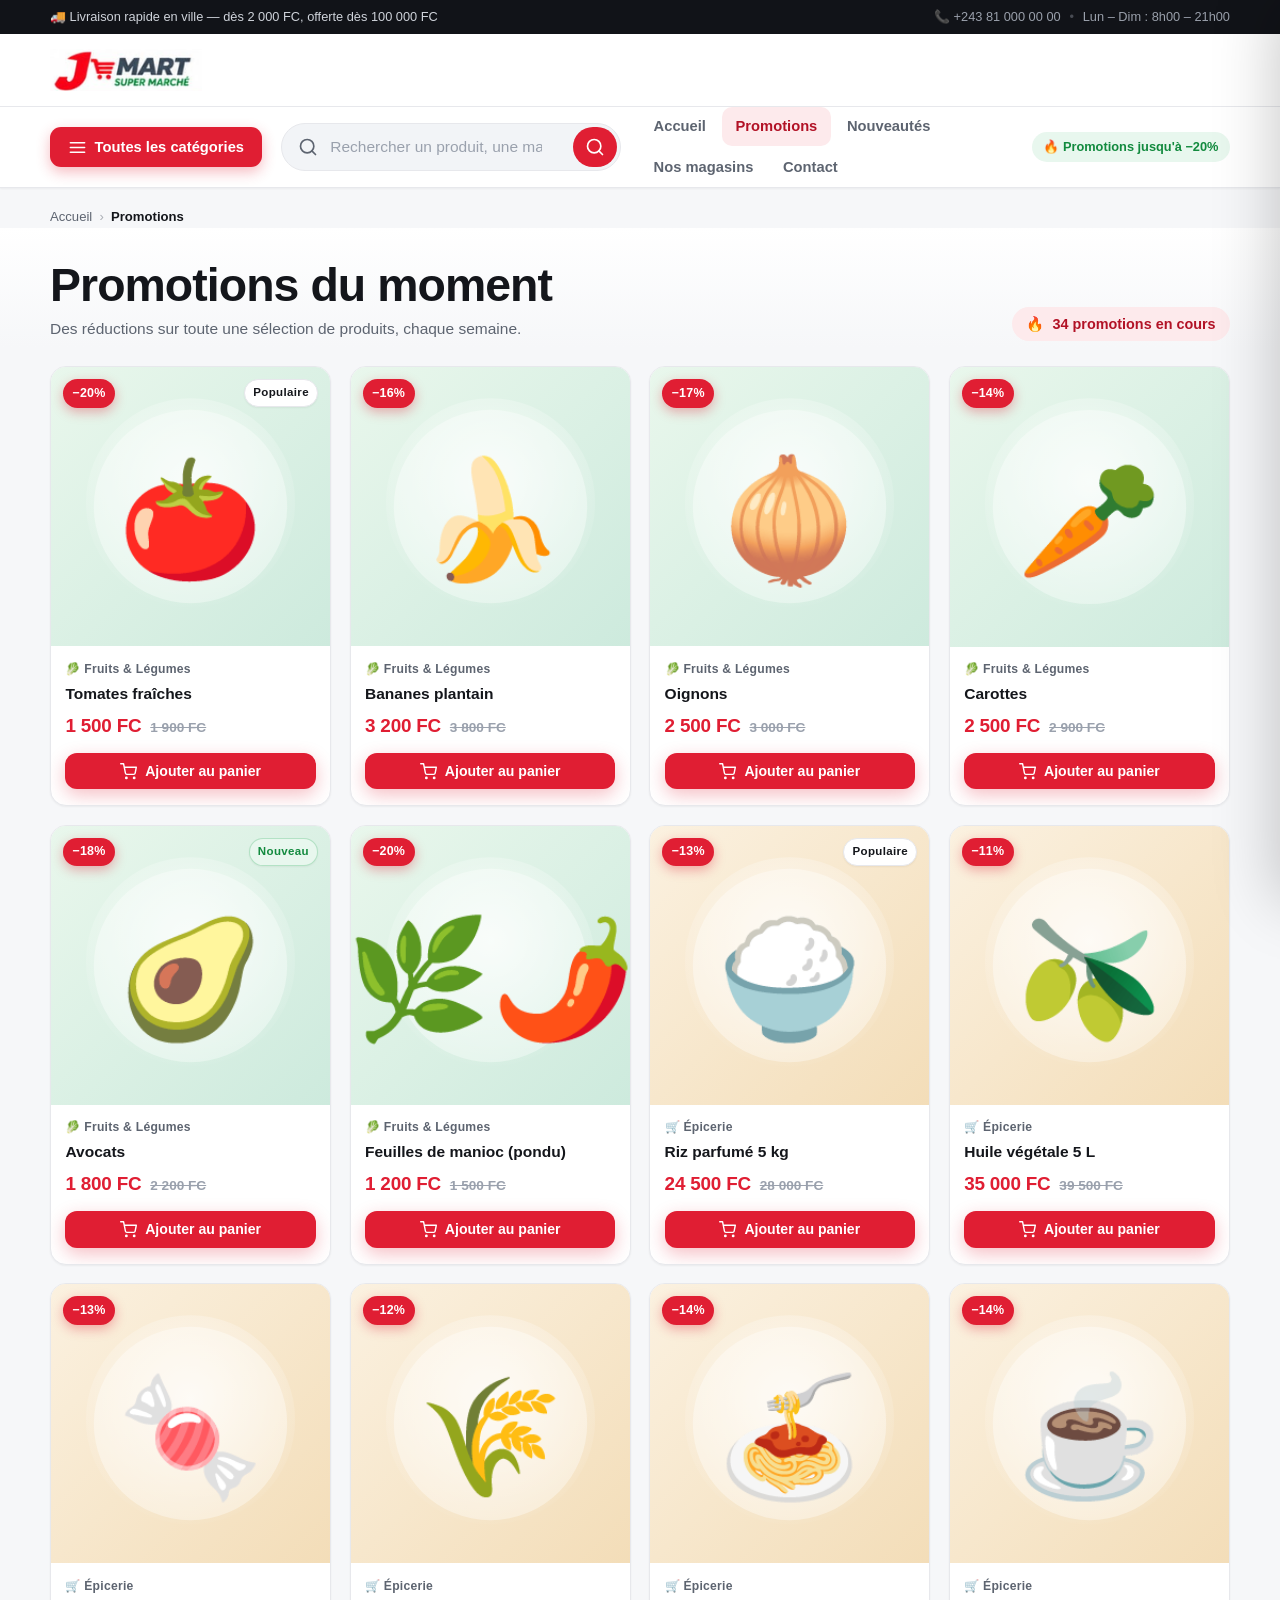
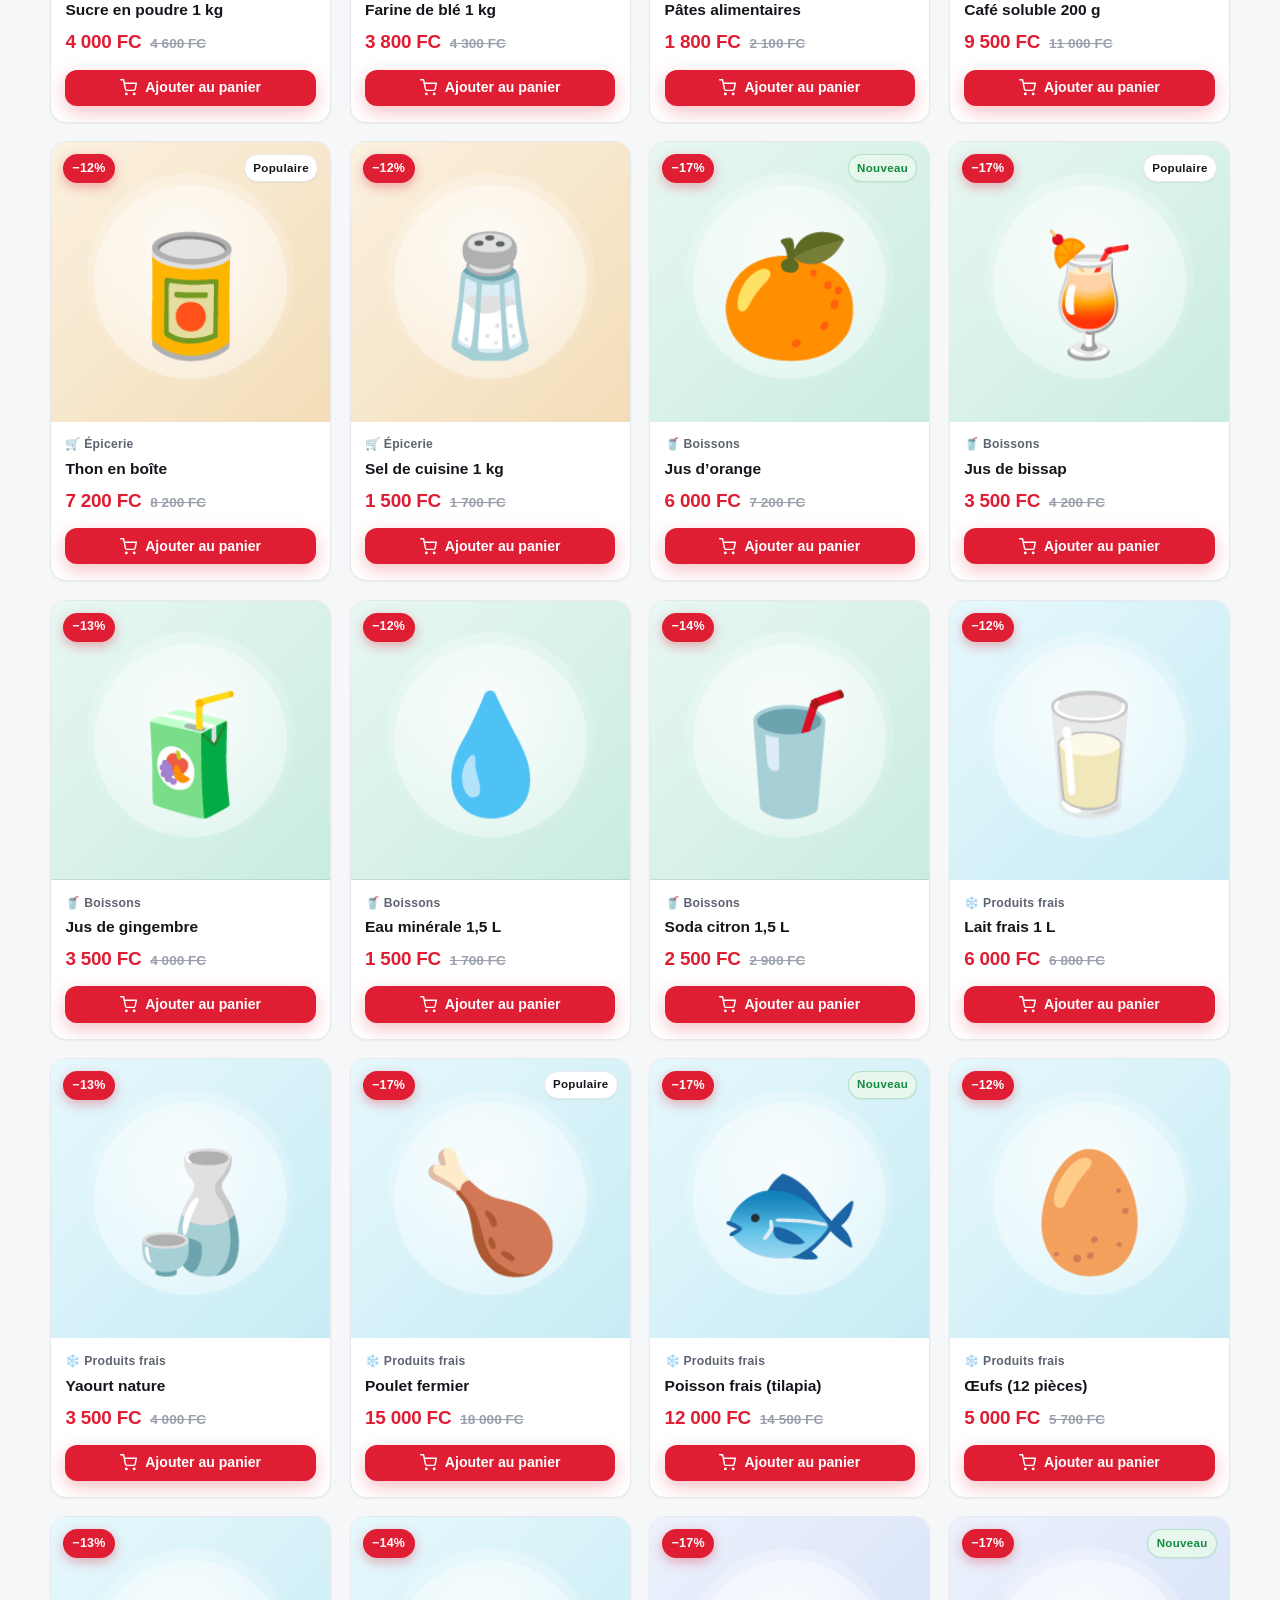
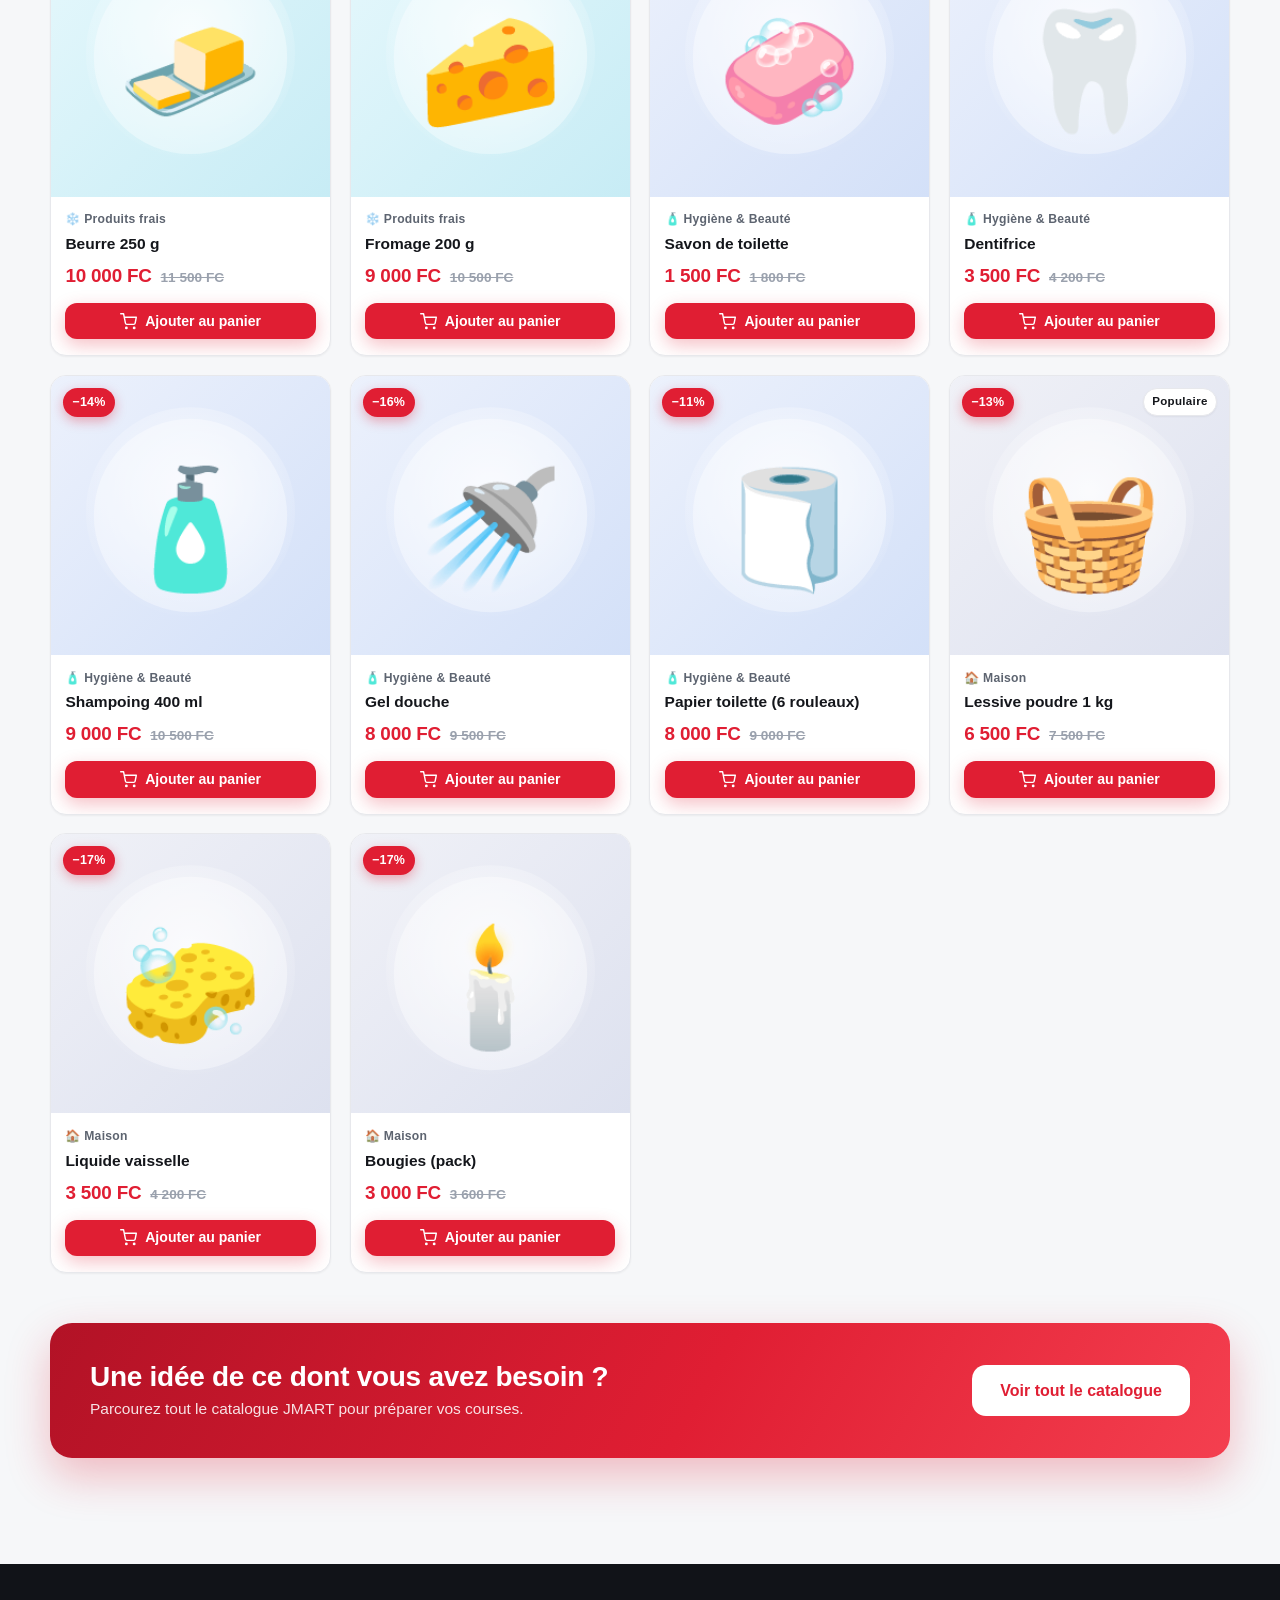
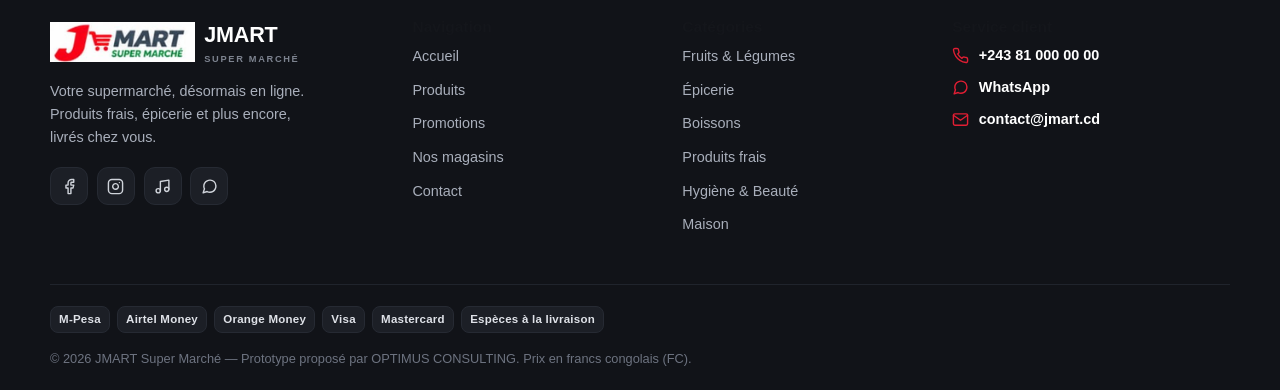
<file: promotions.html>
<!DOCTYPE html>
<html lang="fr">
<head>
<meta charset="UTF-8">
<meta name="viewport" content="width=device-width, initial-scale=1.0, viewport-fit=cover">
<meta name="theme-color" content="#e01e33">
<title>JMART — Promotions du moment</title>
<meta name="description" content="Toutes les promotions et bonnes affaires JMART du moment.">
<link rel="icon" href="assets/logo/logo.png">
<link rel="stylesheet" href="css/base.css">
<link rel="stylesheet" href="css/layout.css">
<link rel="stylesheet" href="css/components.css">
<link rel="stylesheet" href="css/pages.css">
</head>
<body data-page="promotions">

<!-- Barre promo -->
<div class="topbar">
  <div class="container topbar-inner">
    <span>🚚 Livraison rapide en ville — dès 2 000 FC, offerte dès 100 000 FC</span>
    <span class="topbar-contact">📞 +243 81 000 00 00 <span class="sep">•</span> Lun – Dim : 8h00 – 21h00</span>
  </div>
</div>

<!-- En-tête -->
<header class="site-header">
  <div class="container header-main">
    <button class="menu-btn" id="menuBtn" type="button" aria-label="Ouvrir le menu" aria-expanded="false">
      <svg viewBox="0 0 24 24" fill="none" stroke="currentColor" stroke-width="2" stroke-linecap="round" aria-hidden="true"><line x1="3" y1="6" x2="21" y2="6"></line><line x1="3" y1="12" x2="21" y2="12"></line><line x1="3" y1="18" x2="21" y2="18"></line></svg>
    </button>
    <a class="brand" href="index.html">
      <img src="assets/logo/logo.png" alt="JMART">
    </a>
    <form class="header-search m-search" data-header-search role="search" action="products.html">
      <svg viewBox="0 0 24 24" fill="none" stroke="currentColor" stroke-width="2" stroke-linecap="round" stroke-linejoin="round" aria-hidden="true"><circle cx="11" cy="11" r="8"></circle><line x1="21" y1="21" x2="16.65" y2="16.65"></line></svg>
      <input type="search" name="q" placeholder="Rechercher un produit, une marque..." aria-label="Rechercher un produit">
      <button type="submit" aria-label="Lancer la recherche">
        <svg viewBox="0 0 24 24" fill="none" stroke="currentColor" stroke-width="2" stroke-linecap="round" stroke-linejoin="round" aria-hidden="true"><circle cx="11" cy="11" r="8"></circle><line x1="21" y1="21" x2="16.65" y2="16.65"></line></svg>
      </button>
    </form>
  </div>
  <div class="header-nav">
    <div class="container header-nav-inner">
      <div class="cat-wrap">
        <button class="cat-btn" id="catBtn" type="button" aria-expanded="false">
          <svg viewBox="0 0 24 24" fill="none" stroke="currentColor" stroke-width="2" stroke-linecap="round" aria-hidden="true"><line x1="3" y1="6" x2="21" y2="6"></line><line x1="3" y1="12" x2="21" y2="12"></line><line x1="3" y1="18" x2="21" y2="18"></line></svg>
          <span>Toutes les catégories</span>
        </button>
        <div class="cat-menu" id="catMenu" aria-hidden="true">
          <div class="cat-menu-title">Parcourir les catégories</div>
          <div class="cat-menu-list" id="catMenuList"></div>
          <a class="cat-menu-all" href="products.html">Voir tout le catalogue</a>
        </div>
      </div>
      <form class="header-search d-search" data-header-search role="search" action="products.html">
        <svg viewBox="0 0 24 24" fill="none" stroke="currentColor" stroke-width="2" stroke-linecap="round" stroke-linejoin="round" aria-hidden="true"><circle cx="11" cy="11" r="8"></circle><line x1="21" y1="21" x2="16.65" y2="16.65"></line></svg>
        <input type="search" name="q" placeholder="Rechercher un produit, une marque..." aria-label="Rechercher un produit">
        <button type="submit" aria-label="Lancer la recherche">
          <svg viewBox="0 0 24 24" fill="none" stroke="currentColor" stroke-width="2" stroke-linecap="round" stroke-linejoin="round" aria-hidden="true"><circle cx="11" cy="11" r="8"></circle><line x1="21" y1="21" x2="16.65" y2="16.65"></line></svg>
        </button>
      </form>
      <nav class="main-nav" id="mainNav" aria-label="Navigation principale">
        <div class="main-nav-links">
          <a class="nav-link is-active" data-nav="home" href="index.html">Accueil</a>
          <a class="nav-link" data-nav="promotions" href="promotions.html">Promotions</a>
          <a class="nav-link" href="products.html?cat=nouveautes">Nouveautés</a>
          <a class="nav-link" data-nav="stores" href="stores.html">Nos magasins</a>
          <a class="nav-link" data-nav="contact" href="contact.html">Contact</a>
        </div>
        <div class="main-nav-cats">
          <div class="mob-cats-title">Toutes les catégories</div>
          <div class="mob-cats" id="mobCats"></div>
        </div>
      </nav>
      <div class="header-chip">🔥 Promotions jusqu'à −20%</div>
    </div>
  </div>
</header>

<!-- Drawer panier -->
<div class="drawer-overlay" id="drawerOverlay" data-drawer-close></div>
<aside class="cart-drawer" id="cartDrawer" aria-hidden="true" aria-label="Panier">
  <div class="drawer-head">
    <h3>Mon panier <span id="drawerHeadCount"></span></h3>
    <button class="drawer-close" type="button" data-drawer-close aria-label="Fermer le panier">
      <svg viewBox="0 0 24 24" fill="none" stroke="currentColor" stroke-width="2" stroke-linecap="round" aria-hidden="true"><line x1="18" y1="6" x2="6" y2="18"></line><line x1="6" y1="6" x2="18" y2="18"></line></svg>
    </button>
  </div>
  <div class="drawer-items" id="drawerItems"></div>
  <div class="drawer-empty" id="drawerEmpty">
    <div class="de-icon">
      <svg viewBox="0 0 24 24" fill="none" stroke="currentColor" stroke-width="2" stroke-linecap="round" stroke-linejoin="round" aria-hidden="true"><circle cx="9" cy="21" r="1"></circle><circle cx="20" cy="21" r="1"></circle><path d="M1 1h4l2.68 13.39a2 2 0 0 0 2 1.61h9.72a2 2 0 0 0 2-1.61L23 6H6"></path></svg>
    </div>
    <h3>Votre panier est vide</h3>
    <p>Parcourez nos rayons et ajoutez vos produits préférés.</p>
    <a class="btn btn-primary" href="products.html">Découvrir les produits</a>
  </div>
  <div class="drawer-foot" id="drawerFoot">
    <div class="drawer-sub-row"><span>Sous-total</span><span id="drawerSub">0 FC</span></div>
    <div class="drawer-grand"><span>TOTAL</span><span id="drawerTotal">0 FC</span></div>
    <a class="btn btn-outline btn-block" href="cart.html">Voir le panier</a>
    <a class="btn btn-primary btn-block" href="checkout.html">Commander</a>
    <div class="drawer-free">🚚 Livraison offerte dès 100 000 FC</div>
  </div>
</aside>

<!-- Contenu principal -->
<main>
<div class="container"><div class="breadcrumbs"><a href="index.html">Accueil</a> <span class="sep">›</span> <span class="current">Promotions</span></div></div>
<div class="page-intro">
  <div class="container">
    <div class="intro-row">
      <div>
        <h1>Promotions du moment</h1>
        <p>Des réductions sur toute une sélection de produits, chaque semaine.</p>
      </div>
      <span class="promo-head">🔥 <span id="promoCount"></span></span>
    </div>
  </div>
</div>
<section class="section" style="padding-top:1.2rem">
  <div class="container">
    <div class="product-grid" id="promoGrid"></div>
  </div>
</section>
<section class="section" style="padding-top:0">
  <div class="container">
    <div class="cta-band">
      <div>
        <h2>Une idée de ce dont vous avez besoin ?</h2>
        <p>Parcourez tout le catalogue JMART pour préparer vos courses.</p>
      </div>
      <a class="btn btn-lg" href="products.html">Voir tout le catalogue</a>
    </div>
  </div>
</section>
</main>

<!-- Pied de page -->
<footer class="site-footer">
  <div class="container">
    <div class="footer-grid">
      <div>
        <div class="footer-brand">
          <img src="assets/logo/logo.png" alt="JMART">
          <span><strong>JMART</strong><small>SUPER MARCHÉ</small></span>
        </div>
        <p class="footer-desc">Votre supermarché, désormais en ligne. Produits frais, épicerie et plus encore, livrés chez vous.</p>
        <div class="socials">
          <a href="#" data-notify="Nos réseaux sociaux arrivent bientôt." aria-label="Facebook"><svg viewBox="0 0 24 24" fill="none" stroke="currentColor" stroke-width="2" stroke-linecap="round" stroke-linejoin="round"><path d="M18 2h-3a5 5 0 0 0-5 5v3H7v4h3v8h4v-8h3l1-4h-4V7a1 1 0 0 1 1-1h3z"></path></svg></a>
          <a href="#" data-notify="Nos réseaux sociaux arrivent bientôt." aria-label="Instagram"><svg viewBox="0 0 24 24" fill="none" stroke="currentColor" stroke-width="2" stroke-linecap="round" stroke-linejoin="round"><rect x="2" y="2" width="20" height="20" rx="5" ry="5"></rect><path d="M16 11.37A4 4 0 1 1 12.63 8 4 4 0 0 1 16 11.37z"></path><line x1="17.5" y1="6.5" x2="17.51" y2="6.5"></line></svg></a>
          <a href="#" data-notify="Nos réseaux sociaux arrivent bientôt." aria-label="TikTok"><svg viewBox="0 0 24 24" fill="none" stroke="currentColor" stroke-width="2" stroke-linecap="round" stroke-linejoin="round"><path d="M9 18V5l12-2v13"></path><circle cx="6" cy="18" r="3"></circle><circle cx="18" cy="16" r="3"></circle></svg></a>
          <a href="#" data-notify="Nos réseaux sociaux arrivent bientôt." aria-label="WhatsApp"><svg viewBox="0 0 24 24" fill="none" stroke="currentColor" stroke-width="2" stroke-linecap="round" stroke-linejoin="round"><path d="M21 11.5a8.38 8.38 0 0 1-.9 3.8 8.5 8.5 0 0 1-7.6 4.7 8.38 8.38 0 0 1-3.8-.9L3 21l1.9-5.7a8.38 8.38 0 0 1-.9-3.8 8.5 8.5 0 0 1 4.7-7.6 8.38 8.38 0 0 1 3.8-.9h.5a8.48 8.48 0 0 1 8 8v.5z"></path></svg></a>
        </div>
      </div>
      <div class="footer-col">
        <h4>Navigation</h4>
        <ul>
          <li><a href="index.html">Accueil</a></li>
          <li><a href="products.html">Produits</a></li>
          <li><a href="promotions.html">Promotions</a></li>
          <li><a href="stores.html">Nos magasins</a></li>
          <li><a href="contact.html">Contact</a></li>
        </ul>
      </div>
      <div class="footer-col">
        <h4>Catégories</h4>
        <ul>
          <li><a href="products.html?category=Fruits%20%26%20L%C3%A9gumes">Fruits &amp; Légumes</a></li>
          <li><a href="products.html?category=%C3%89picerie">Épicerie</a></li>
          <li><a href="products.html?category=Boissons">Boissons</a></li>
          <li><a href="products.html?category=Produits%20frais">Produits frais</a></li>
          <li><a href="products.html?category=Hygi%C3%A8ne%20%26%20Beaut%C3%A9">Hygiène &amp; Beauté</a></li>
          <li><a href="products.html?category=Maison">Maison</a></li>
        </ul>
      </div>
      <div class="footer-col">
        <h4>Service client</h4>
        <ul class="footer-contact">
          <li><svg viewBox="0 0 24 24" fill="none" stroke="currentColor" stroke-width="2" stroke-linecap="round" stroke-linejoin="round"><path d="M22 16.92v3a2 2 0 0 1-2.18 2 19.79 19.79 0 0 1-8.63-3.07 19.5 19.5 0 0 1-6-6 19.79 19.79 0 0 1-3.07-8.67A2 2 0 0 1 4.11 2h3a2 2 0 0 1 2 1.72 12.84 12.84 0 0 0 .7 2.81 2 2 0 0 1-.45 2.11L8.09 9.91a16 16 0 0 0 6 6l1.27-1.27a2 2 0 0 1 2.11-.45 12.84 12.84 0 0 0 2.81.7A2 2 0 0 1 22 16.92z"></path></svg><a class="fc-hl" href="tel:+243810000000">+243 81 000 00 00</a></li>
          <li><svg viewBox="0 0 24 24" fill="none" stroke="currentColor" stroke-width="2" stroke-linecap="round" stroke-linejoin="round"><path d="M21 11.5a8.38 8.38 0 0 1-.9 3.8 8.5 8.5 0 0 1-7.6 4.7 8.38 8.38 0 0 1-3.8-.9L3 21l1.9-5.7a8.38 8.38 0 0 1-.9-3.8 8.5 8.5 0 0 1 4.7-7.6 8.38 8.38 0 0 1 3.8-.9h.5a8.48 8.48 0 0 1 8 8v.5z"></path></svg><a class="fc-hl" href="https://wa.me/243810000000">WhatsApp</a></li>
          <li><svg viewBox="0 0 24 24" fill="none" stroke="currentColor" stroke-width="2" stroke-linecap="round" stroke-linejoin="round"><path d="M4 4h16c1.1 0 2 .9 2 2v12c0 1.1-.9 2-2 2H4c-1.1 0-2-.9-2-2V6c0-1.1.9-2 2-2z"></path><polyline points="22,6 12,13 2,6"></polyline></svg><a class="fc-hl" href="mailto:contact@jmart.cd">contact@jmart.cd</a></li>
        </ul>
      </div>
    </div>
    <div class="footer-bottom">
      <div class="pay-chips">
        <span class="pay-chip">M-Pesa</span>
        <span class="pay-chip">Airtel Money</span>
        <span class="pay-chip">Orange Money</span>
        <span class="pay-chip">Visa</span>
        <span class="pay-chip">Mastercard</span>
        <span class="pay-chip">Espèces à la livraison</span>
      </div>
      <div class="footer-copy">© 2026 JMART Super Marché — Prototype proposé par OPTIMUS CONSULTING. Prix en francs congolais (FC).</div>
    </div>
  </div>
</footer>

<!-- Navigation basse mobile -->
<nav class="bottom-nav" aria-label="Navigation mobile">
  <a class="bn-item is-active" data-bn="home" href="index.html">
    <svg viewBox="0 0 24 24" fill="none" stroke="currentColor" stroke-width="2" stroke-linecap="round" stroke-linejoin="round" aria-hidden="true"><path d="M3 9l9-7 9 7v11a2 2 0 0 1-2 2H5a2 2 0 0 1-2-2z"></path><polyline points="9 22 9 12 15 12 15 22"></polyline></svg>
    <span>Accueil</span>
  </a>
  <button class="bn-item" id="bottomSearch" type="button">
    <svg viewBox="0 0 24 24" fill="none" stroke="currentColor" stroke-width="2" stroke-linecap="round" stroke-linejoin="round" aria-hidden="true"><circle cx="11" cy="11" r="8"></circle><line x1="21" y1="21" x2="16.65" y2="16.65"></line></svg>
    <span>Rechercher</span>
  </button>
  <button class="bn-item" id="bottomCart" type="button" aria-label="Ouvrir le panier">
    <svg viewBox="0 0 24 24" fill="none" stroke="currentColor" stroke-width="2" stroke-linecap="round" stroke-linejoin="round" aria-hidden="true"><circle cx="9" cy="21" r="1"></circle><circle cx="20" cy="21" r="1"></circle><path d="M1 1h4l2.68 13.39a2 2 0 0 0 2 1.61h9.72a2 2 0 0 0 2-1.61L23 6H6"></path></svg>
    <span>Panier</span>
    <b class="bn-count is-hidden" data-cart-count>0</b>
  </button>
  <a class="bn-item" data-bn="account" href="account.html">
    <svg viewBox="0 0 24 24" fill="none" stroke="currentColor" stroke-width="2" stroke-linecap="round" stroke-linejoin="round" aria-hidden="true"><path d="M20 21v-2a4 4 0 0 0-4-4H8a4 4 0 0 0-4 4v2"></path><circle cx="12" cy="7" r="4"></circle></svg>
    <span>Compte</span>
  </a>
</nav>

<script src="js/data.js"></script>
<script src="js/cart.js"></script>
<script src="js/main.js"></script>
</body>
</html>
</file>
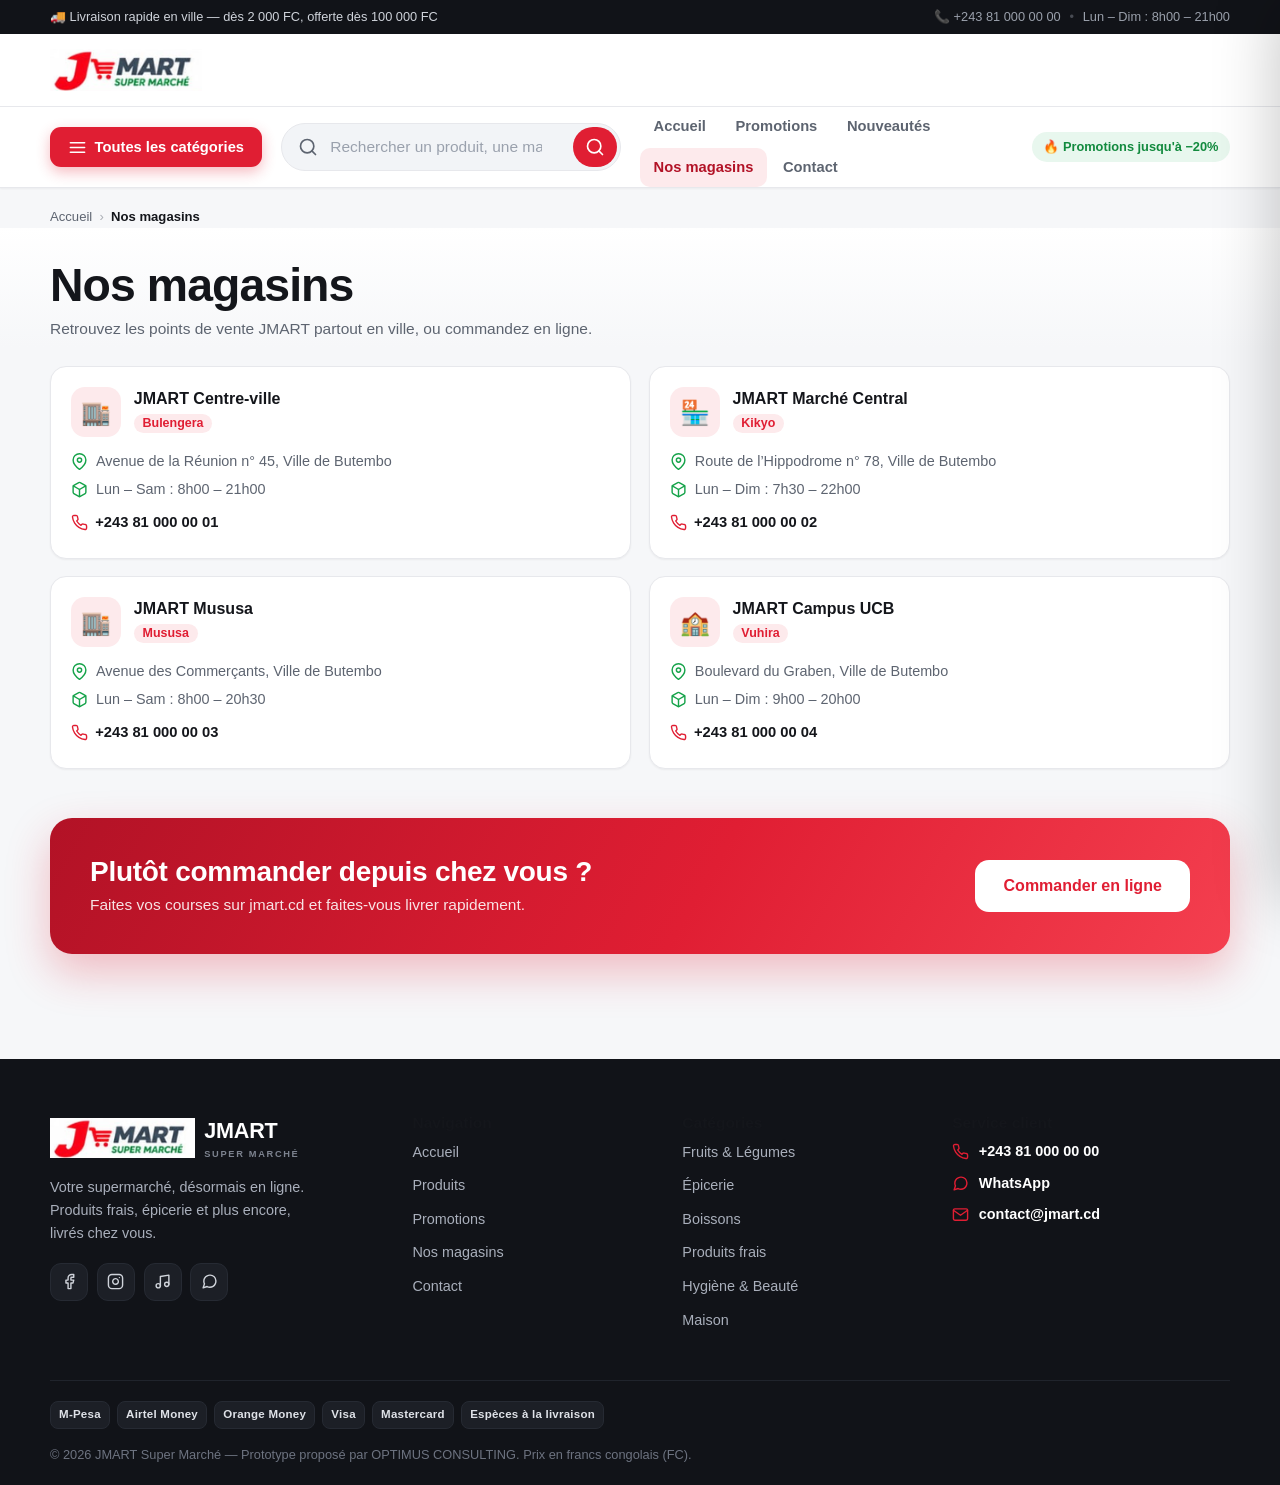
<file: stores.html>
<!DOCTYPE html>
<html lang="fr">
<head>
<meta charset="UTF-8">
<meta name="viewport" content="width=device-width, initial-scale=1.0, viewport-fit=cover">
<meta name="theme-color" content="#e01e33">
<title>JMART — Nos magasins</title>
<meta name="description" content="Retrouvez tous les magasins JMART près de chez vous.">
<link rel="icon" href="assets/logo/logo.png">
<link rel="stylesheet" href="css/base.css">
<link rel="stylesheet" href="css/layout.css">
<link rel="stylesheet" href="css/components.css">
<link rel="stylesheet" href="css/pages.css">
</head>
<body data-page="stores">

<!-- Barre promo -->
<div class="topbar">
  <div class="container topbar-inner">
    <span>🚚 Livraison rapide en ville — dès 2 000 FC, offerte dès 100 000 FC</span>
    <span class="topbar-contact">📞 +243 81 000 00 00 <span class="sep">•</span> Lun – Dim : 8h00 – 21h00</span>
  </div>
</div>

<!-- En-tête -->
<header class="site-header">
  <div class="container header-main">
    <button class="menu-btn" id="menuBtn" type="button" aria-label="Ouvrir le menu" aria-expanded="false">
      <svg viewBox="0 0 24 24" fill="none" stroke="currentColor" stroke-width="2" stroke-linecap="round" aria-hidden="true"><line x1="3" y1="6" x2="21" y2="6"></line><line x1="3" y1="12" x2="21" y2="12"></line><line x1="3" y1="18" x2="21" y2="18"></line></svg>
    </button>
    <a class="brand" href="index.html">
      <img src="assets/logo/logo.png" alt="JMART">
    </a>
    <form class="header-search m-search" data-header-search role="search" action="products.html">
      <svg viewBox="0 0 24 24" fill="none" stroke="currentColor" stroke-width="2" stroke-linecap="round" stroke-linejoin="round" aria-hidden="true"><circle cx="11" cy="11" r="8"></circle><line x1="21" y1="21" x2="16.65" y2="16.65"></line></svg>
      <input type="search" name="q" placeholder="Rechercher un produit, une marque..." aria-label="Rechercher un produit">
      <button type="submit" aria-label="Lancer la recherche">
        <svg viewBox="0 0 24 24" fill="none" stroke="currentColor" stroke-width="2" stroke-linecap="round" stroke-linejoin="round" aria-hidden="true"><circle cx="11" cy="11" r="8"></circle><line x1="21" y1="21" x2="16.65" y2="16.65"></line></svg>
      </button>
    </form>
  </div>
  <div class="header-nav">
    <div class="container header-nav-inner">
      <div class="cat-wrap">
        <button class="cat-btn" id="catBtn" type="button" aria-expanded="false">
          <svg viewBox="0 0 24 24" fill="none" stroke="currentColor" stroke-width="2" stroke-linecap="round" aria-hidden="true"><line x1="3" y1="6" x2="21" y2="6"></line><line x1="3" y1="12" x2="21" y2="12"></line><line x1="3" y1="18" x2="21" y2="18"></line></svg>
          <span>Toutes les catégories</span>
        </button>
        <div class="cat-menu" id="catMenu" aria-hidden="true">
          <div class="cat-menu-title">Parcourir les catégories</div>
          <div class="cat-menu-list" id="catMenuList"></div>
          <a class="cat-menu-all" href="products.html">Voir tout le catalogue</a>
        </div>
      </div>
      <form class="header-search d-search" data-header-search role="search" action="products.html">
        <svg viewBox="0 0 24 24" fill="none" stroke="currentColor" stroke-width="2" stroke-linecap="round" stroke-linejoin="round" aria-hidden="true"><circle cx="11" cy="11" r="8"></circle><line x1="21" y1="21" x2="16.65" y2="16.65"></line></svg>
        <input type="search" name="q" placeholder="Rechercher un produit, une marque..." aria-label="Rechercher un produit">
        <button type="submit" aria-label="Lancer la recherche">
          <svg viewBox="0 0 24 24" fill="none" stroke="currentColor" stroke-width="2" stroke-linecap="round" stroke-linejoin="round" aria-hidden="true"><circle cx="11" cy="11" r="8"></circle><line x1="21" y1="21" x2="16.65" y2="16.65"></line></svg>
        </button>
      </form>
      <nav class="main-nav" id="mainNav" aria-label="Navigation principale">
        <div class="main-nav-links">
          <a class="nav-link is-active" data-nav="home" href="index.html">Accueil</a>
          <a class="nav-link" data-nav="promotions" href="promotions.html">Promotions</a>
          <a class="nav-link" href="products.html?cat=nouveautes">Nouveautés</a>
          <a class="nav-link" data-nav="stores" href="stores.html">Nos magasins</a>
          <a class="nav-link" data-nav="contact" href="contact.html">Contact</a>
        </div>
        <div class="main-nav-cats">
          <div class="mob-cats-title">Toutes les catégories</div>
          <div class="mob-cats" id="mobCats"></div>
        </div>
      </nav>
      <div class="header-chip">🔥 Promotions jusqu'à −20%</div>
    </div>
  </div>
</header>

<!-- Drawer panier -->
<div class="drawer-overlay" id="drawerOverlay" data-drawer-close></div>
<aside class="cart-drawer" id="cartDrawer" aria-hidden="true" aria-label="Panier">
  <div class="drawer-head">
    <h3>Mon panier <span id="drawerHeadCount"></span></h3>
    <button class="drawer-close" type="button" data-drawer-close aria-label="Fermer le panier">
      <svg viewBox="0 0 24 24" fill="none" stroke="currentColor" stroke-width="2" stroke-linecap="round" aria-hidden="true"><line x1="18" y1="6" x2="6" y2="18"></line><line x1="6" y1="6" x2="18" y2="18"></line></svg>
    </button>
  </div>
  <div class="drawer-items" id="drawerItems"></div>
  <div class="drawer-empty" id="drawerEmpty">
    <div class="de-icon">
      <svg viewBox="0 0 24 24" fill="none" stroke="currentColor" stroke-width="2" stroke-linecap="round" stroke-linejoin="round" aria-hidden="true"><circle cx="9" cy="21" r="1"></circle><circle cx="20" cy="21" r="1"></circle><path d="M1 1h4l2.68 13.39a2 2 0 0 0 2 1.61h9.72a2 2 0 0 0 2-1.61L23 6H6"></path></svg>
    </div>
    <h3>Votre panier est vide</h3>
    <p>Parcourez nos rayons et ajoutez vos produits préférés.</p>
    <a class="btn btn-primary" href="products.html">Découvrir les produits</a>
  </div>
  <div class="drawer-foot" id="drawerFoot">
    <div class="drawer-sub-row"><span>Sous-total</span><span id="drawerSub">0 FC</span></div>
    <div class="drawer-grand"><span>TOTAL</span><span id="drawerTotal">0 FC</span></div>
    <a class="btn btn-outline btn-block" href="cart.html">Voir le panier</a>
    <a class="btn btn-primary btn-block" href="checkout.html">Commander</a>
    <div class="drawer-free">🚚 Livraison offerte dès 100 000 FC</div>
  </div>
</aside>

<!-- Contenu principal -->
<main>
<div class="container"><div class="breadcrumbs"><a href="index.html">Accueil</a> <span class="sep">›</span> <span class="current">Nos magasins</span></div></div>
<div class="page-intro">
  <div class="container">
    <h1>Nos magasins</h1>
    <p>Retrouvez les points de vente JMART partout en ville, ou commandez en ligne.</p>
  </div>
</div>
<section class="section" style="padding-top:1.2rem">
  <div class="container">
    <div class="stores-grid" id="storesGrid"></div>
  </div>
</section>
<section class="section" style="padding-top:0">
  <div class="container">
    <div class="cta-band">
      <div>
        <h2>Plutôt commander depuis chez vous ?</h2>
        <p>Faites vos courses sur jmart.cd et faites-vous livrer rapidement.</p>
      </div>
      <a class="btn btn-lg" href="products.html">Commander en ligne</a>
    </div>
  </div>
</section>
</main>

<!-- Pied de page -->
<footer class="site-footer">
  <div class="container">
    <div class="footer-grid">
      <div>
        <div class="footer-brand">
          <img src="assets/logo/logo.png" alt="JMART">
          <span><strong>JMART</strong><small>SUPER MARCHÉ</small></span>
        </div>
        <p class="footer-desc">Votre supermarché, désormais en ligne. Produits frais, épicerie et plus encore, livrés chez vous.</p>
        <div class="socials">
          <a href="#" data-notify="Nos réseaux sociaux arrivent bientôt." aria-label="Facebook"><svg viewBox="0 0 24 24" fill="none" stroke="currentColor" stroke-width="2" stroke-linecap="round" stroke-linejoin="round"><path d="M18 2h-3a5 5 0 0 0-5 5v3H7v4h3v8h4v-8h3l1-4h-4V7a1 1 0 0 1 1-1h3z"></path></svg></a>
          <a href="#" data-notify="Nos réseaux sociaux arrivent bientôt." aria-label="Instagram"><svg viewBox="0 0 24 24" fill="none" stroke="currentColor" stroke-width="2" stroke-linecap="round" stroke-linejoin="round"><rect x="2" y="2" width="20" height="20" rx="5" ry="5"></rect><path d="M16 11.37A4 4 0 1 1 12.63 8 4 4 0 0 1 16 11.37z"></path><line x1="17.5" y1="6.5" x2="17.51" y2="6.5"></line></svg></a>
          <a href="#" data-notify="Nos réseaux sociaux arrivent bientôt." aria-label="TikTok"><svg viewBox="0 0 24 24" fill="none" stroke="currentColor" stroke-width="2" stroke-linecap="round" stroke-linejoin="round"><path d="M9 18V5l12-2v13"></path><circle cx="6" cy="18" r="3"></circle><circle cx="18" cy="16" r="3"></circle></svg></a>
          <a href="#" data-notify="Nos réseaux sociaux arrivent bientôt." aria-label="WhatsApp"><svg viewBox="0 0 24 24" fill="none" stroke="currentColor" stroke-width="2" stroke-linecap="round" stroke-linejoin="round"><path d="M21 11.5a8.38 8.38 0 0 1-.9 3.8 8.5 8.5 0 0 1-7.6 4.7 8.38 8.38 0 0 1-3.8-.9L3 21l1.9-5.7a8.38 8.38 0 0 1-.9-3.8 8.5 8.5 0 0 1 4.7-7.6 8.38 8.38 0 0 1 3.8-.9h.5a8.48 8.48 0 0 1 8 8v.5z"></path></svg></a>
        </div>
      </div>
      <div class="footer-col">
        <h4>Navigation</h4>
        <ul>
          <li><a href="index.html">Accueil</a></li>
          <li><a href="products.html">Produits</a></li>
          <li><a href="promotions.html">Promotions</a></li>
          <li><a href="stores.html">Nos magasins</a></li>
          <li><a href="contact.html">Contact</a></li>
        </ul>
      </div>
      <div class="footer-col">
        <h4>Catégories</h4>
        <ul>
          <li><a href="products.html?category=Fruits%20%26%20L%C3%A9gumes">Fruits &amp; Légumes</a></li>
          <li><a href="products.html?category=%C3%89picerie">Épicerie</a></li>
          <li><a href="products.html?category=Boissons">Boissons</a></li>
          <li><a href="products.html?category=Produits%20frais">Produits frais</a></li>
          <li><a href="products.html?category=Hygi%C3%A8ne%20%26%20Beaut%C3%A9">Hygiène &amp; Beauté</a></li>
          <li><a href="products.html?category=Maison">Maison</a></li>
        </ul>
      </div>
      <div class="footer-col">
        <h4>Service client</h4>
        <ul class="footer-contact">
          <li><svg viewBox="0 0 24 24" fill="none" stroke="currentColor" stroke-width="2" stroke-linecap="round" stroke-linejoin="round"><path d="M22 16.92v3a2 2 0 0 1-2.18 2 19.79 19.79 0 0 1-8.63-3.07 19.5 19.5 0 0 1-6-6 19.79 19.79 0 0 1-3.07-8.67A2 2 0 0 1 4.11 2h3a2 2 0 0 1 2 1.72 12.84 12.84 0 0 0 .7 2.81 2 2 0 0 1-.45 2.11L8.09 9.91a16 16 0 0 0 6 6l1.27-1.27a2 2 0 0 1 2.11-.45 12.84 12.84 0 0 0 2.81.7A2 2 0 0 1 22 16.92z"></path></svg><a class="fc-hl" href="tel:+243810000000">+243 81 000 00 00</a></li>
          <li><svg viewBox="0 0 24 24" fill="none" stroke="currentColor" stroke-width="2" stroke-linecap="round" stroke-linejoin="round"><path d="M21 11.5a8.38 8.38 0 0 1-.9 3.8 8.5 8.5 0 0 1-7.6 4.7 8.38 8.38 0 0 1-3.8-.9L3 21l1.9-5.7a8.38 8.38 0 0 1-.9-3.8 8.5 8.5 0 0 1 4.7-7.6 8.38 8.38 0 0 1 3.8-.9h.5a8.48 8.48 0 0 1 8 8v.5z"></path></svg><a class="fc-hl" href="https://wa.me/243810000000">WhatsApp</a></li>
          <li><svg viewBox="0 0 24 24" fill="none" stroke="currentColor" stroke-width="2" stroke-linecap="round" stroke-linejoin="round"><path d="M4 4h16c1.1 0 2 .9 2 2v12c0 1.1-.9 2-2 2H4c-1.1 0-2-.9-2-2V6c0-1.1.9-2 2-2z"></path><polyline points="22,6 12,13 2,6"></polyline></svg><a class="fc-hl" href="mailto:contact@jmart.cd">contact@jmart.cd</a></li>
        </ul>
      </div>
    </div>
    <div class="footer-bottom">
      <div class="pay-chips">
        <span class="pay-chip">M-Pesa</span>
        <span class="pay-chip">Airtel Money</span>
        <span class="pay-chip">Orange Money</span>
        <span class="pay-chip">Visa</span>
        <span class="pay-chip">Mastercard</span>
        <span class="pay-chip">Espèces à la livraison</span>
      </div>
      <div class="footer-copy">© 2026 JMART Super Marché — Prototype proposé par OPTIMUS CONSULTING. Prix en francs congolais (FC).</div>
    </div>
  </div>
</footer>

<!-- Navigation basse mobile -->
<nav class="bottom-nav" aria-label="Navigation mobile">
  <a class="bn-item is-active" data-bn="home" href="index.html">
    <svg viewBox="0 0 24 24" fill="none" stroke="currentColor" stroke-width="2" stroke-linecap="round" stroke-linejoin="round" aria-hidden="true"><path d="M3 9l9-7 9 7v11a2 2 0 0 1-2 2H5a2 2 0 0 1-2-2z"></path><polyline points="9 22 9 12 15 12 15 22"></polyline></svg>
    <span>Accueil</span>
  </a>
  <button class="bn-item" id="bottomSearch" type="button">
    <svg viewBox="0 0 24 24" fill="none" stroke="currentColor" stroke-width="2" stroke-linecap="round" stroke-linejoin="round" aria-hidden="true"><circle cx="11" cy="11" r="8"></circle><line x1="21" y1="21" x2="16.65" y2="16.65"></line></svg>
    <span>Rechercher</span>
  </button>
  <button class="bn-item" id="bottomCart" type="button" aria-label="Ouvrir le panier">
    <svg viewBox="0 0 24 24" fill="none" stroke="currentColor" stroke-width="2" stroke-linecap="round" stroke-linejoin="round" aria-hidden="true"><circle cx="9" cy="21" r="1"></circle><circle cx="20" cy="21" r="1"></circle><path d="M1 1h4l2.68 13.39a2 2 0 0 0 2 1.61h9.72a2 2 0 0 0 2-1.61L23 6H6"></path></svg>
    <span>Panier</span>
    <b class="bn-count is-hidden" data-cart-count>0</b>
  </button>
  <a class="bn-item" data-bn="account" href="account.html">
    <svg viewBox="0 0 24 24" fill="none" stroke="currentColor" stroke-width="2" stroke-linecap="round" stroke-linejoin="round" aria-hidden="true"><path d="M20 21v-2a4 4 0 0 0-4-4H8a4 4 0 0 0-4 4v2"></path><circle cx="12" cy="7" r="4"></circle></svg>
    <span>Compte</span>
  </a>
</nav>

<script src="js/data.js"></script>
<script src="js/cart.js"></script>
<script src="js/main.js"></script>
</body>
</html>
</file>
<file: css/base.css>
/* ============================================
   JMART SUPER MARCHÉ — Base : tokens, reset,
   typographie, boutons, formulaires, badges
   ============================================ */

:root{
  --c-bg:#f6f7f9;
  --c-surface:#ffffff;
  --c-surface-2:#f2f4f7;
  --c-primary:#e01e33;            /* rouge JMART */
  --c-primary-dark:#b21226;
  --c-primary-soft:#fdeaec;
  --c-accent:#16a34a;             /* vert produits frais */
  --c-accent-dark:#128a3e;
  --c-accent-soft:#e8f7ee;
  --c-warn:#d97706;
  --c-text:#14161b;
  --c-muted:#5d6470;
  --c-border:#e7e8ec;
  --c-success:#16a34a;
  --c-danger:#dc2626;
  --radius:16px;
  --radius-sm:10px;
  --radius-lg:22px;
  --shadow-sm:0 1px 2px rgba(20,22,27,.05);
  --shadow-md:0 8px 26px rgba(20,22,27,.09);
  --shadow-lg:0 22px 54px rgba(20,22,27,.16);
  --font:-apple-system,BlinkMacSystemFont,"Segoe UI",Roboto,"Helvetica Neue",Arial,sans-serif;
  --header-h:72px;
}

*,*::before,*::after{box-sizing:border-box}
html{scroll-behavior:smooth}
body{
  margin:0;background:var(--c-bg);
  color:var(--c-text);font:15.5px/1.55 var(--font);
  -webkit-font-smoothing:antialiased;
  min-height:100vh;display:flex;flex-direction:column;
}
body.no-scroll{overflow:hidden}
main{flex:1}
img{max-width:100%;display:block}
h1,h2,h3,h4{line-height:1.18;margin:0 0 .5em;color:var(--c-text)}
h1{font-size:clamp(1.9rem,4.5vw,2.9rem);letter-spacing:-.02em;font-weight:800}
h2{font-size:clamp(1.35rem,3vw,1.75rem);letter-spacing:-.01em;font-weight:800}
h3{font-size:1.08rem;font-weight:700}
p{margin:0 0 1em}
a{color:inherit;text-decoration:none}
ul{margin:0;padding:0;list-style:none}
input,select,textarea,button{font:inherit}
button{cursor:pointer}
svg{flex:none}

.container{width:100%;max-width:1220px;margin:0 auto;padding:0 20px}

/* ---------- Utilitaires ---------- */
.is-hidden{display:none !important}
.is-muted{color:var(--c-muted)}
.text-center{text-align:center}

/* ---------- Boutons ---------- */
.btn{
  display:inline-flex;align-items:center;justify-content:center;gap:.5rem;
  border:1px solid transparent;border-radius:12px;
  padding:.72em 1.25em;font-weight:650;font-size:.94rem;line-height:1.2;
  cursor:pointer;white-space:nowrap;user-select:none;text-align:center;
  transition:background-color .18s,border-color .18s,color .18s,transform .12s,box-shadow .18s;
}
.btn:focus-visible{outline:3px solid rgba(224,30,51,.35);outline-offset:2px}
.btn:active{transform:translateY(1px)}
.btn svg{width:18px;height:18px}

.btn-primary{background:var(--c-primary);color:#fff;box-shadow:0 6px 18px rgba(224,30,51,.28)}
.btn-primary:hover{background:var(--c-primary-dark)}
.btn-outline{background:var(--c-surface);border-color:var(--c-border);color:var(--c-text)}
.btn-outline:hover{border-color:var(--c-primary);color:var(--c-primary)}
.btn-ghost{background:transparent;color:var(--c-muted)}
.btn-ghost:hover{background:var(--c-surface-2);color:var(--c-text)}
.btn-white{background:#fff;color:var(--c-primary)}
.btn-white:hover{background:var(--c-primary-soft)}
.btn-success{background:var(--c-accent);color:#fff}
.btn-success:hover{background:var(--c-accent-dark)}

.btn-block{width:100%}
.btn-lg{padding:.95em 1.7em;font-size:1rem;border-radius:14px}
.btn-sm{padding:.5em .9em;font-size:.85rem;border-radius:10px}
.btn[disabled],.btn.is-busy{opacity:.6;cursor:not-allowed}
.btn-spinner{width:18px;height:18px;border-radius:50%;
  border:3px solid rgba(255,255,255,.35);border-top-color:#fff;
  animation:spin .7s linear infinite}

@keyframes spin{to{transform:rotate(360deg)}}

/* ---------- Formulaires ---------- */
.field{margin-bottom:1.05rem}
.field label{display:block;font-weight:650;font-size:.9rem;margin-bottom:.4rem}
.field label .req{color:var(--c-danger)}
.field input,.field select,.field textarea{
  width:100%;padding:.74em .95em;border:1px solid var(--c-border);border-radius:12px;
  background:#fff;color:var(--c-text);transition:border-color .15s,box-shadow .15s;
}
.field input:focus,.field select:focus,.field textarea:focus{
  outline:none;border-color:var(--c-primary);box-shadow:0 0 0 4px var(--c-primary-soft);
}
.field.has-error input,.field.has-error select,.field.has-error textarea{border-color:var(--c-danger);box-shadow:0 0 0 4px rgba(220,38,38,.08)}
.field .error{display:none;color:var(--c-danger);font-size:.8rem;margin-top:.3rem}
.field.has-error .error{display:block}
.field-hint{font-size:.8rem;color:var(--c-muted);margin-top:.25rem}
.grid-2{display:grid;grid-template-columns:1fr 1fr;gap:0 1rem}

/* ---------- Badges & pastilles ---------- */
.discount-pill{
  position:absolute;left:12px;top:12px;z-index:2;
  background:var(--c-primary);color:#fff;font-size:.78rem;font-weight:800;
  letter-spacing:.02em;border-radius:999px;padding:.38em .75em;
  box-shadow:0 4px 12px rgba(224,30,51,.35);
}
.product-badge{
  position:absolute;right:12px;top:12px;z-index:2;
  background:#fff;color:var(--c-text);font-size:.72rem;font-weight:750;
  letter-spacing:.03em;border-radius:999px;padding:.36em .72em;
  border:1px solid var(--c-border);box-shadow:var(--shadow-sm);
}
.product-badge.is-new{background:var(--c-accent-soft);color:var(--c-accent-dark);border-color:rgba(22,163,74,.25)}
.stock-badge{display:inline-flex;align-items:center;gap:.45rem;font-size:.88rem;font-weight:650}
.stock-badge .dot{width:9px;height:9px;border-radius:50%}
.stock-badge.is-in{color:var(--c-accent-dark)}
.stock-badge.is-in .dot{background:var(--c-accent)}
.stock-badge.is-out{color:var(--c-muted)}
.stock-badge.is-out .dot{background:#cbd2dc}
.badge-free{background:var(--c-accent-soft);color:var(--c-accent-dark);font-size:.74rem;font-weight:750;
  border-radius:999px;padding:.24em .65em;white-space:nowrap}

/* Introduction de page */
.page-intro{background:linear-gradient(180deg,#fff,var(--c-bg));padding:1.9rem 0 .4rem}
.page-intro h1{margin-bottom:.25rem}
.page-intro p{color:var(--c-muted);margin:0}
.intro-row{display:flex;align-items:flex-end;justify-content:space-between;gap:1rem;flex-wrap:wrap}
</file>
<file: css/layout.css>
/* ============================================
   JMART — Layout : barre promo, header, hero,
   sections, footer, nav basse, drawer, toast
   ============================================ */

/* ---------- Barre supérieure ---------- */
.topbar{background:#111318;color:#cfd3da;font-size:.8rem}
.topbar-inner{display:flex;align-items:center;justify-content:space-between;gap:1rem;min-height:34px;flex-wrap:wrap;padding-top:4px;padding-bottom:4px}
.topbar strong{color:#fff}
.topbar .topbar-contact{display:flex;align-items:center;gap:.55rem;color:#9aa0ab}
.topbar .topbar-contact .sep{opacity:.4}

/* ---------- Header ---------- */
.site-header{
  position:sticky;top:0;z-index:90;
  background:rgba(255,255,255,.96);backdrop-filter:blur(10px);
  border-bottom:1px solid var(--c-border);
  box-shadow:var(--shadow-sm);
}
.header-main{height:var(--header-h);display:flex;align-items:center;gap:1.1rem}

.menu-btn{
  display:none;width:44px;height:44px;border-radius:12px;border:1px solid var(--c-border);
  background:#fff;color:var(--c-text);align-items:center;justify-content:center;
}
.menu-btn svg{width:22px;height:22px}
.menu-btn:hover{border-color:var(--c-primary);color:var(--c-primary)}

.brand{display:flex;align-items:center;gap:.6rem;margin-right:.4rem}
.brand img{height:42px;width:auto}

.header-search{
  flex:1;max-width:540px;margin-left:auto;display:flex;align-items:center;
  background:var(--c-surface-2);border:1px solid var(--c-border);border-radius:999px;
  padding-left:1rem;transition:border-color .15s,box-shadow .15s,background-color .15s;
}
.header-search:focus-within{border-color:var(--c-primary);background:#fff;box-shadow:0 0 0 4px var(--c-primary-soft)}
.header-search svg{width:20px;height:20px;color:var(--c-muted)}
.header-search input{
  flex:1;min-width:0;border:0;background:transparent;padding:.72em .8em;
  color:var(--c-text);
}
.header-search input:focus{outline:none}
.header-search input::placeholder{color:#9aa1ad}
.header-search button{
  border:0;background:var(--c-primary);color:#fff;border-radius:999px;
  width:44px;height:40px;margin:3px;display:flex;align-items:center;justify-content:center;
  transition:background-color .15s;
}
.header-search button:hover{background:var(--c-primary-dark)}
.header-search button svg{color:#fff}

/* Recherche : version tablette/téléphone (masquée sur desktop) et version barre de menu */
.header-search.m-search{display:none}
.header-search.d-search{flex:0 1 340px;max-width:340px;min-width:180px;margin-left:0}

/* ---------- Navigation secondaire (desktop) ---------- */
.header-nav{background:#fff;border-top:1px solid var(--c-border);display:block}
.header-nav-inner{display:flex;align-items:center;gap:1.2rem;min-height:50px}

.cat-wrap{position:relative;flex:none}
.cat-btn{
  display:flex;align-items:center;gap:.5rem;height:40px;padding:0 1.1rem;
  background:var(--c-primary);color:#fff;font-weight:750;font-size:.92rem;
  border:0;border-radius:11px;box-shadow:0 5px 14px rgba(224,30,51,.3);
  transition:background-color .15s,transform .12s;
}
.cat-btn:hover{background:var(--c-primary-dark)}
.cat-btn svg{width:19px;height:19px}

.cat-menu{
  position:absolute;top:calc(100% + 10px);left:0;width:440px;z-index:96;
  background:#fff;border:1px solid var(--c-border);border-radius:var(--radius-lg);
  box-shadow:var(--shadow-lg);padding:1rem;display:none;
}
.cat-menu.is-open{display:block}
.cat-menu-title{font-weight:800;font-size:1rem;padding:.2rem .4rem .7rem}
.cat-menu-list{display:grid;grid-template-columns:1fr 1fr;gap:.4rem}
.cat-menu-item{
  display:flex;align-items:center;gap:.7rem;padding:.6rem .7rem;border-radius:12px;
  font-weight:650;font-size:.9rem;transition:background-color .15s,color .15s;
}
.cat-menu-item:hover{background:var(--c-primary-soft);color:var(--c-primary-dark)}
.cat-menu-item .cm-emoji{font-size:1.3rem}
.cat-menu-item .cm-count{display:block;font-size:.75rem;font-weight:550;color:var(--c-muted)}
.cat-menu-all{display:block;margin-top:.7rem;padding:.7rem;text-align:center;border-top:1px dashed var(--c-border);
  color:var(--c-primary);font-weight:750;font-size:.9rem}
.cat-menu-all:hover{color:var(--c-primary-dark)}
.cat-menu-link{color:inherit}

.main-nav{display:flex;align-items:center;gap:.15rem;flex:1}
.main-nav-links{display:flex;align-items:center;gap:.15rem;flex-wrap:wrap}
.nav-link{
  padding:.5rem .85rem;border-radius:10px;color:var(--c-muted);
  font-weight:600;font-size:.92rem;white-space:nowrap;transition:color .15s,background-color .15s;
}
.nav-link:hover{color:var(--c-text);background:var(--c-surface-2)}
.nav-link.is-active{color:var(--c-primary-dark);background:var(--c-primary-soft);font-weight:750}
.main-nav-cats{display:none}
.header-chip{
  margin-left:auto;flex:none;display:inline-flex;align-items:center;gap:.45rem;
  background:var(--c-accent-soft);color:var(--c-accent-dark);font-size:.8rem;font-weight:750;
  border-radius:999px;padding:.4em .9em;
}

/* ---------- Hero ---------- */
.hero{position:relative;height:min(66vh,520px);min-height:430px;overflow:hidden;background:#14161b}
.hero-slide{position:absolute;inset:0;opacity:0;visibility:hidden;transition:opacity .7s ease,visibility .7s}
.hero-slide.is-active{opacity:1;visibility:visible;position:relative}
.hero-bg{position:absolute;inset:0;background-size:cover;background-position:center;transform:scale(1.02)}
.hero-shade{position:absolute;inset:0;
  background:linear-gradient(90deg,rgba(12,13,16,.72) 0%,rgba(12,13,16,.45) 42%,rgba(12,13,16,.08) 72%)}
.hero-content{position:relative;z-index:2;color:#fff;padding:5.2rem 0;max-width:600px}
.hero-content .hero-kicker{
  display:inline-flex;align-items:center;gap:.45rem;background:rgba(255,255,255,.16);
  border:1px solid rgba(255,255,255,.28);color:#fff;font-weight:700;font-size:.78rem;
  letter-spacing:.08em;text-transform:uppercase;border-radius:999px;padding:.4em 1em;margin-bottom:1rem;
  backdrop-filter:blur(4px);
}
.hero-content h1{margin:0 0 .55rem;font-size:clamp(2.1rem,5vw,3.5rem);color:#fff;letter-spacing:-.02em}
.hero-content .hero-sub{font-size:clamp(1rem,2vw,1.22rem);color:rgba(255,255,255,.85);margin:0 0 1.7rem}
.hero-cta{display:inline-flex;gap:.6rem;box-shadow:0 12px 30px rgba(0,0,0,.28)}

.hero-arrow{
  position:absolute;top:50%;transform:translateY(-50%);z-index:5;
  width:48px;height:48px;border-radius:50%;border:1px solid rgba(255,255,255,.35);
  background:rgba(0,0,0,.25);color:#fff;font-size:1.7rem;line-height:1;
  display:flex;align-items:center;justify-content:center;padding-bottom:.25rem;
  backdrop-filter:blur(4px);transition:background-color .15s;
}
.hero-arrow:hover{background:rgba(0,0,0,.5)}
.hero-arrow.prev{left:18px}
.hero-arrow.next{right:18px}
.hero-dots{position:absolute;left:24px;bottom:20px;z-index:5;display:flex;gap:.5rem}
.hero-dot{width:9px;height:9px;border-radius:999px;border:0;background:rgba(255,255,255,.45);padding:0;transition:width .2s,background-color .2s}
.hero-dot.is-active{width:26px;background:#fff}

/* ---------- Sections ---------- */
.section{padding:3.1rem 0}
.section-head{display:flex;align-items:flex-end;justify-content:space-between;gap:1rem;flex-wrap:wrap;margin-bottom:1.5rem}
.section-title{display:flex;align-items:center;gap:.6rem;margin:0}
.section-title .st-emoji{font-size:1.5rem}
.section-link{color:var(--c-primary);font-weight:700;font-size:.92rem;white-space:nowrap}
.section-link:hover{color:var(--c-primary-dark);text-decoration:underline}

/* Features band */
.features{display:grid;grid-template-columns:repeat(4,1fr);gap:1rem;margin-top:1.6rem}
.feature{
  background:var(--c-surface);border:1px solid var(--c-border);border-radius:var(--radius);
  padding:1.15rem 1.2rem;display:flex;gap:.85rem;align-items:flex-start;box-shadow:var(--shadow-sm);
}
.feature-icon{
  flex:none;width:44px;height:44px;border-radius:13px;
  background:var(--c-primary-soft);color:var(--c-primary);
  display:flex;align-items:center;justify-content:center;
}
.feature-icon svg{width:22px;height:22px}
.feature h3{margin:0 0 .15rem;font-size:.98rem}
.feature p{margin:0;color:var(--c-muted);font-size:.85rem;line-height:1.45}

/* Bande CTA */
.cta-band{
  background:linear-gradient(120deg,#b21226,#e01e33 55%,#f43f4f);
  border-radius:var(--radius-lg);color:#fff;padding:2.3rem 2.5rem;
  display:flex;align-items:center;justify-content:space-between;gap:2rem;flex-wrap:wrap;
  box-shadow:0 18px 44px rgba(224,30,51,.28);
}
.cta-band h2{margin:0 0 .3rem;color:#fff}
.cta-band p{color:rgba(255,255,255,.88);margin:0}
.cta-band .btn{background:#fff;color:var(--c-primary)}
.cta-band .btn:hover{background:var(--c-primary-soft)}

/* ---------- Footer ---------- */
.site-footer{background:#111318;color:#a9afbb;margin-top:3.5rem;padding:3.4rem 0 0}
.footer-grid{display:grid;grid-template-columns:1.4fr 1fr 1fr 1.2fr;gap:2.4rem;padding-bottom:2.4rem}
.footer-brand{display:flex;align-items:center;gap:.6rem;margin-bottom:.9rem}
.footer-brand img{height:40px;width:auto}
.footer-brand strong{font-size:1.35rem;font-weight:900;color:#fff;letter-spacing:-.01em}
.footer-brand small{display:block;font-size:.58rem;letter-spacing:.18em;color:#7d838f;font-weight:750}
.footer-desc{font-size:.9rem;line-height:1.6;max-width:34ch}
.footer h4{color:#fff;font-size:.95rem;margin:0 0 1rem;letter-spacing:.02em}
.footer-col li{margin-bottom:.6rem}
.footer-col a{font-size:.9rem;transition:color .15s}
.footer-col a:hover{color:var(--c-primary)}
.footer-col a.fc-hl{color:#fff;font-weight:700}
.footer-col a.fc-hl:hover{color:var(--c-primary)}
.socials{display:flex;gap:.55rem;margin-top:1.1rem}
.socials a{
  width:38px;height:38px;border-radius:11px;background:#1c1f26;border:1px solid #262a33;
  color:#cfd3da;display:flex;align-items:center;justify-content:center;transition:background-color .15s,color .15s,border-color .15s;
}
.socials a:hover{background:var(--c-primary);border-color:var(--c-primary);color:#fff}
.socials svg{width:17px;height:17px}
.footer-contact li{display:flex;align-items:flex-start;gap:.6rem;font-size:.9rem}
.footer-contact svg{width:17px;height:17px;color:var(--c-primary);margin-top:3px}
.footer-bottom{border-top:1px solid #20242c;padding:1.3rem 0;display:flex;align-items:center;justify-content:space-between;gap:1rem;flex-wrap:wrap}
.pay-chips{display:flex;gap:.45rem;flex-wrap:wrap}
.pay-chip{background:#1c1f26;border:1px solid #262a33;border-radius:8px;padding:.32em .7em;
  font-size:.72rem;font-weight:750;color:#dfe2e8;letter-spacing:.02em}
.footer-copy{font-size:.8rem;color:#6d7380}

/* ---------- Navigation basse mobile ---------- */
.bottom-nav{
  position:fixed;left:0;right:0;bottom:0;z-index:100;
  display:none;background:rgba(255,255,255,.97);backdrop-filter:blur(10px);
  border-top:1px solid var(--c-border);box-shadow:0 -8px 24px rgba(20,22,27,.08);
  padding:6px 8px calc(6px + env(safe-area-inset-bottom));
}
.bn-item{
  flex:1;display:flex;flex-direction:column;align-items:center;gap:2px;
  background:transparent;border:0;color:var(--c-muted);font-size:.68rem;font-weight:650;
  padding:.35rem .25rem;border-radius:12px;position:relative;
}
.bn-item svg{width:23px;height:23px}
.bn-item.is-active{color:var(--c-primary)}
.bn-item .bn-count{
  position:absolute;top:2px;right:calc(50% - 20px);min-width:18px;height:18px;padding:0 4px;
  border-radius:999px;background:var(--c-primary);color:#fff;font-size:.66rem;font-weight:800;
  display:flex;align-items:center;justify-content:center;border:2px solid #fff;
}
.bn-count.is-hidden{display:none}

/* ---------- Cart drawer ---------- */
.drawer-overlay{
  position:fixed;inset:0;z-index:110;background:rgba(13,15,19,.55);
  opacity:0;pointer-events:none;transition:opacity .25s;
}
.drawer-overlay.is-open{opacity:1;pointer-events:auto}

.cart-drawer{
  position:fixed;top:0;right:0;bottom:0;z-index:120;width:min(92vw,410px);
  background:var(--c-surface);box-shadow:-24px 0 60px rgba(0,0,0,.22);
  transform:translateX(105%);transition:transform .32s cubic-bezier(.22,.9,.32,1);
  display:flex;flex-direction:column;
}
.cart-drawer.is-open{transform:none}
.drawer-head{
  display:flex;align-items:center;justify-content:space-between;gap:1rem;
  padding:1.05rem 1.25rem;border-bottom:1px solid var(--c-border);
}
.drawer-head h3{margin:0;font-size:1.1rem;display:flex;align-items:center;gap:.5rem}
.drawer-head h3 span{color:var(--c-muted);font-weight:650;font-size:.95rem}
.drawer-close{
  width:38px;height:38px;border-radius:11px;border:1px solid var(--c-border);
  background:#fff;color:var(--c-muted);display:flex;align-items:center;justify-content:center;
  transition:color .15s,border-color .15s;
}
.drawer-close:hover{color:var(--c-primary);border-color:var(--c-primary)}
.drawer-close svg{width:18px;height:18px}
.drawer-items{flex:1;overflow-y:auto;padding:14px 16px;display:flex;flex-direction:column;gap:12px;min-height:0}
.drawer-empty{display:none;text-align:center;padding:3rem 1rem;color:var(--c-muted)}
.drawer-empty .de-icon{width:64px;height:64px;margin:0 auto .8rem;border-radius:50%;background:var(--c-surface-2);
  display:flex;align-items:center;justify-content:center}
.drawer-empty .de-icon svg{width:30px;height:30px;color:var(--c-muted)}
.drawer-empty h3{font-size:1.05rem;margin:0 0 .3rem}
.drawer-empty p{font-size:.88rem;margin:0 0 1.1rem}

.drawer-item{display:flex;gap:.8rem;border:1px solid var(--c-border);border-radius:14px;padding:.7rem;box-shadow:var(--shadow-sm)}
.drawer-thumb{flex:none;width:60px;height:60px;border-radius:10px;overflow:hidden;background:var(--c-surface-2);display:flex;align-items:center;justify-content:center}
.drawer-thumb img{width:100%;height:100%;object-fit:cover}
.drawer-main{flex:1;min-width:0;display:flex;flex-direction:column;gap:.15rem}
.drawer-name{font-weight:700;font-size:.9rem;line-height:1.3}
.drawer-name:hover{color:var(--c-primary)}
.drawer-meta{color:var(--c-muted);font-size:.8rem}
.drawer-controls{display:flex;align-items:center;justify-content:space-between;gap:.6rem;margin-top:.4rem}
.drawer-remove{width:30px;height:30px;border-radius:9px;border:1px solid var(--c-border);background:#fff;
  color:var(--c-danger);display:flex;align-items:center;justify-content:center;transition:background-color .15s,border-color .15s}
.drawer-remove:hover{background:var(--c-danger);border-color:var(--c-danger);color:#fff}
.drawer-remove svg{width:15px;height:15px}
.drawer-total-line{font-weight:800;font-size:.92rem;align-self:center;white-space:nowrap}

.drawer-foot{border-top:1px solid var(--c-border);background:#fafbfc;padding:1rem 1.25rem calc(1rem + env(safe-area-inset-bottom))}
.drawer-sub-row,.drawer-grand{display:flex;justify-content:space-between;align-items:center}
.drawer-sub-row{color:var(--c-muted);font-size:.9rem;margin-bottom:.3rem}
.drawer-grand{font-size:1.2rem;font-weight:850;color:var(--c-text);margin-bottom:.9rem}
.drawer-grand span{color:var(--c-primary)}
.drawer-free{margin-top:.6rem;font-size:.8rem;color:var(--c-accent-dark);text-align:center}
.drawer-foot .btn+.btn{margin-top:.55rem}

/* ---------- Toast ---------- */
.toast{
  position:fixed;z-index:160;left:50%;bottom:26px;transform:translate(-50%,140%);
  display:flex;align-items:center;gap:.6rem;max-width:calc(100vw - 32px);
  background:#14161b;color:#fff;border-radius:999px;padding:.72rem 1.15rem;
  font-weight:650;font-size:.9rem;box-shadow:var(--shadow-lg);
  transition:transform .32s cubic-bezier(.2,.9,.3,1.2);opacity:0;
}
.toast.is-visible{transform:translate(-50%,0);opacity:1}
.toast svg{width:19px;height:19px;color:#4ade80;flex:none}
.toast .toast-go{color:#ff9aa6;margin-left:.4rem;font-weight:750}
.toast .toast-go:hover{color:#fff}

/* ---------- Responsive header ---------- */
@media (max-width:1249px){
  .header-chip{display:none}
}
@media (max-width:920px){
  :root{--header-h:60px}
  .menu-btn{display:inline-flex}
  .brand img{height:36px}
  .header-search{margin-left:0}
  .header-search.m-search{display:flex}
  .header-search.d-search{display:none}
  .header-nav{display:none}

  .main-nav{
    position:absolute;top:var(--header-h);left:0;right:0;z-index:95;
    background:#fff;border-bottom:1px solid var(--c-border);box-shadow:var(--shadow-lg);
    display:none;
  }
  .main-nav.is-open{display:block;max-height:calc(100vh - var(--header-h));overflow:auto}
  .main-nav-links{flex-direction:column;align-items:stretch;gap:.15rem;padding:1rem 20px .5rem}
  .nav-link{padding:.8rem .9rem;border-radius:12px;display:block}
  .main-nav-cats{display:block;padding:0 20px 1.2rem}
  .mob-cats-title{font-weight:800;font-size:1rem;padding:.7rem .4rem .5rem;border-top:1px solid var(--c-border);margin-top:.4rem}
  .mob-cats{display:grid;grid-template-columns:1fr 1fr;gap:.4rem}
  .cat-menu-item{padding:.55rem .7rem}

  .bottom-nav{display:flex}
  body{padding-bottom:66px}
  .toast{bottom:80px}
}

/* ---------- Tablette/desktop : footer adaptatif ---------- */
@media (max-width:980px){
  .footer-grid{grid-template-columns:1fr 1fr;gap:1.8rem}
}

/* ---------- Téléphone : recherche en pleine largeur ---------- */
@media (max-width:560px){
  :root{--header-h:122px}
  .header-main{height:auto;flex-wrap:wrap;row-gap:8px;padding:.55rem 0}
  .header-search{order:99;flex-basis:100%;max-width:none;margin:0 0 2px}
  .hero{min-height:400px}
}

/* ---------- Très petit écran ---------- */
@media (max-width:480px){
  .container{padding-left:16px;padding-right:16px}
  .topbar-inner{min-height:30px;font-size:.74rem}
  .topbar-contact{display:none}
  .footer-grid{grid-template-columns:1fr;gap:1.5rem}
  .footer-contact li{font-size:.86rem}
  .hero{min-height:360px}
  .hero-content{padding:3.4rem 0}
  .hero-content h1{font-size:1.9rem}
  .hero-dots{left:16px;bottom:14px}
  .section{padding:2.1rem 0}
  .section-head{margin-bottom:1.1rem}
  .cta-band{padding:1.6rem 1.3rem}
  .bottom-nav{padding:4px 6px calc(4px + env(safe-area-inset-bottom))}
}
</file>
<file: css/components.css>
/* ============================================
   JMART — Composants : cartes, quantité, étapes,
   résumés, états vides
   ============================================ */

/* ---------- Grille & cartes produits ---------- */
.product-grid{display:grid;grid-template-columns:repeat(4,1fr);gap:1.15rem}
.product-card{
  position:relative;background:var(--c-surface);border:1px solid var(--c-border);border-radius:var(--radius);
  overflow:hidden;display:flex;flex-direction:column;box-shadow:var(--shadow-sm);
  transition:transform .2s,box-shadow .2s,border-color .2s;
}
.product-card:hover{transform:translateY(-4px);box-shadow:var(--shadow-md);border-color:#f2c2c9}
.product-card-media{
  position:relative;aspect-ratio:1/1;overflow:hidden;background:var(--c-surface-2);
  display:flex;align-items:center;justify-content:center;
}
.product-card-media img{width:100%;height:100%;object-fit:cover;transition:transform .4s ease}
.product-card:hover .product-card-media img{transform:scale(1.05)}
.quick-view{
  position:absolute;inset:auto 0 0 0;z-index:3;text-align:center;padding:.7rem;font-weight:750;font-size:.85rem;
  background:rgba(20,22,27,.72);color:#fff;letter-spacing:.01em;
  transform:translateY(101%);transition:transform .25s;
}
.product-card:hover .quick-view{transform:none}
.product-card-body{padding:.85rem .9rem 1rem;display:flex;flex-direction:column;gap:.3rem;flex:1}
.product-card-cat{font-size:.76rem;color:var(--c-muted);font-weight:600;letter-spacing:.02em}
.product-card-name{font-weight:750;font-size:.97rem;line-height:1.28}
.product-card-name:hover{color:var(--c-primary)}
.product-card-price{display:flex;align-items:baseline;gap:.55rem;margin-top:.15rem}
.price-now{font-weight:850;font-size:1.18rem;color:var(--c-primary);letter-spacing:-.01em}
.price-old{font-size:.85rem;color:#9aa1ad;text-decoration:line-through;font-weight:600}
.btn-card-add{margin-top:.5rem;padding:.62em .9em;font-size:.88rem}
.btn-card-add.is-added{background:var(--c-accent);box-shadow:0 6px 18px rgba(22,163,74,.28)}
.btn-card-add svg{width:17px;height:17px}

/* ---------- Cartes catégories ---------- */
.category-grid{display:grid;grid-template-columns:repeat(6,1fr);gap:1rem}
.category-card{
  position:relative;background:var(--c-surface);border:1px solid var(--c-border);border-radius:var(--radius);
  overflow:hidden;box-shadow:var(--shadow-sm);padding:0;text-align:left;
  transition:transform .2s,box-shadow .2s,border-color .2s;
}
.category-card:hover{transform:translateY(-4px);box-shadow:var(--shadow-md);border-color:color-mix(in srgb,var(--cat) 40%,transparent)}
.category-card-media{position:relative;aspect-ratio:16/11;overflow:hidden;background:var(--c-surface-2)}
.category-card-media img{width:100%;height:100%;object-fit:cover;transition:transform .4s}
.category-card:hover .category-card-media img{transform:scale(1.06)}
.category-card-emoji{
  position:absolute;left:50%;top:calc(100% - 24px);transform:translateX(-50%);
  width:48px;height:48px;border-radius:50%;background:#fff;border:3px solid var(--c-border);
  display:flex;align-items:center;justify-content:center;font-size:1.45rem;box-shadow:var(--shadow-sm);
}
.category-card-name{display:block;font-weight:750;font-size:.92rem;text-align:center;padding:1.4rem .5rem .1rem;line-height:1.25;color:var(--c-text)}
.category-card-count{display:block;text-align:center;color:var(--c-muted);font-size:.76rem;padding-bottom:.9rem}

/* ---------- Quantité ---------- */
.qty{display:inline-flex;align-items:stretch;border:1px solid var(--c-border);border-radius:12px;background:#fff;overflow:hidden}
.qty button{
  width:42px;border:0;background:#fff;color:var(--c-text);font-size:1.2rem;
  font-weight:800;cursor:pointer;transition:background-color .15s,color .15s;
}
.qty button:hover{background:var(--c-primary-soft);color:var(--c-primary)}
.qty input{
  width:54px;border:0;text-align:center;font-weight:700;font-size:1rem;
  -moz-appearance:textfield;appearance:textfield;background:#fff;
}
.qty input::-webkit-outer-spin-button,.qty input::-webkit-inner-spin-button{-webkit-appearance:none;margin:0}
.qty-sm button{width:32px;font-size:1.05rem}
.qty-sm input{width:38px}

/* ---------- Étapes commande ---------- */
.steps{display:flex;justify-content:center;align-items:center;gap:.5rem;padding:1.5rem 0 .3rem}
.step{display:flex;align-items:center;gap:.55rem;color:var(--c-muted);font-size:.84rem;font-weight:650}
.step .dot{
  width:28px;height:28px;border-radius:50%;flex:none;
  background:var(--c-surface);border:2px solid var(--c-border);
  display:flex;align-items:center;justify-content:center;font-size:.8rem;font-weight:800;
}
.step.is-active{color:var(--c-text)}
.step.is-active .dot{border-color:var(--c-primary);color:#fff;background:var(--c-primary)}
.step.is-done{color:var(--c-accent-dark)}
.step.is-done .dot{border-color:var(--c-accent);color:#fff;background:var(--c-accent)}
.step-line{width:34px;height:2px;background:var(--c-border);border-radius:2px}
.step.is-done + .step-line{background:var(--c-accent)}

/* ---------- Carte / résumé ---------- */
.card{background:var(--c-surface);border:1px solid var(--c-border);border-radius:var(--radius);box-shadow:var(--shadow-sm)}
.card-pad{padding:1.4rem 1.5rem}
.card h3{margin:0 0 .4rem;font-size:1.05rem}
.summary-items li{display:flex;justify-content:space-between;gap:1rem;padding:.48rem 0;color:var(--c-muted);font-size:.9rem;border-bottom:1px dashed var(--c-border)}
.summary-items li:last-child{border-bottom:0}
.summary-items li strong{color:var(--c-text);font-weight:650}
.summary-lines{margin:0;padding:.9rem 0 0;border-top:1px solid var(--c-border)}
.summary-lines li{display:flex;justify-content:space-between;padding:.35rem 0;color:var(--c-muted);font-size:.94rem}
.summary-lines .grand{font-size:1.18rem;font-weight:850;color:var(--c-text);margin-top:.2rem}
.summary-lines .grand span{color:var(--c-primary)}

/* ---------- Page panier ---------- */
.cart-layout{display:grid;grid-template-columns:1.65fr 1fr;gap:1.8rem;align-items:start;padding:1.6rem 0 2.2rem}
.cart-list{display:flex;flex-direction:column;gap:.9rem}
.cart-item{
  display:flex;gap:1rem;background:var(--c-surface);border:1px solid var(--c-border);
  border-radius:var(--radius);padding:1rem;box-shadow:var(--shadow-sm);
}
.cart-item-thumb{
  flex:none;width:96px;height:96px;border-radius:var(--radius-sm);overflow:hidden;
  background:var(--c-surface-2);display:flex;align-items:center;justify-content:center;
}
.cart-item-thumb img{width:100%;height:100%;object-fit:cover}
.cart-item-main{flex:1;display:flex;flex-direction:column;gap:.3rem;min-width:0}
.cart-item-name{font-weight:750;font-size:.98rem;line-height:1.3}
.cart-item-name:hover{color:var(--c-primary)}
.cart-item-price{color:var(--c-muted);font-size:.86rem}
.cart-item-controls{display:flex;align-items:center;gap:1.1rem;margin-top:.5rem;flex-wrap:wrap}
.cart-item-total{font-weight:850;margin-left:auto;white-space:nowrap;display:flex;align-items:center}
.remove-btn{
  display:inline-flex;align-items:center;gap:.35rem;background:none;border:0;
  color:var(--c-danger);font-size:.85rem;font-weight:650;cursor:pointer;padding:.2rem .1rem;
}
.remove-btn:hover{text-decoration:underline}
.free-ship-note{margin-top:.8rem;background:var(--c-accent-soft);border:1px dashed #b5e3c6;
  color:var(--c-accent-dark);font-size:.85rem;border-radius:12px;padding:.6rem .85rem;text-align:center}
.free-ship-note .ok{font-weight:750}
.cart-sticky{position:sticky;top:calc(var(--header-h) + 92px)}

/* ---------- Empty state ---------- */
.empty-state{
  text-align:center;padding:3.2rem 1.4rem;background:var(--c-surface);
  border:1px dashed var(--c-border);border-radius:var(--radius-lg);
  display:flex;flex-direction:column;align-items:center;
}
.empty-state .empty-icon{
  width:76px;height:76px;margin:0 auto 1.1rem;border-radius:50%;background:var(--c-surface-2);
  color:var(--c-muted);display:flex;align-items:center;justify-content:center;
}
.empty-state .empty-icon svg{width:36px;height:36px}
.empty-state h2{font-size:1.25rem;margin:0 0 .35rem}
.empty-state p{color:var(--c-muted);max-width:42ch;margin:0 auto 1.4rem}

/* ---------- Checkout ---------- */
.checkout-layout{display:grid;grid-template-columns:1.5fr .85fr;gap:1.8rem;align-items:start;padding:1.2rem 0 2rem}
.checkout-form{background:var(--c-surface);border:1px solid var(--c-border);border-radius:var(--radius);box-shadow:var(--shadow-sm);padding:1.5rem}
.checkout-form h2{font-size:1.12rem;margin:0 0 1.15rem}
.checkout-form h2 .n{
  display:inline-flex;width:26px;height:26px;border-radius:50%;background:var(--c-primary);
  color:#fff;font-size:.85rem;align-items:center;justify-content:center;margin-right:.55rem;flex:none;
}
.co-submit{padding-top:.6rem}

/* ---------- Moyens de paiement ---------- */
.payment-layout{display:grid;grid-template-columns:1.5fr .85fr;gap:1.8rem;align-items:start;padding:1.2rem 0 2rem}
.pay-options{display:grid;grid-template-columns:1fr 1fr;gap:.85rem}
.pay-card{
  position:relative;display:flex;align-items:center;gap:.9rem;text-align:left;
  background:var(--c-surface);border:2px solid var(--c-border);border-radius:var(--radius);
  padding:1.05rem 1.1rem;cursor:pointer;transition:border-color .15s,box-shadow .15s,background-color .15s;
}
.pay-card:hover{border-color:#f2aab4;box-shadow:var(--shadow-sm)}
.pay-card.is-selected{border-color:var(--c-primary);background:var(--c-primary-soft);box-shadow:0 0 0 4px rgba(224,30,51,.08)}
.pay-logo{
  flex:none;width:46px;height:46px;border-radius:13px;
  display:flex;align-items:center;justify-content:center;font-weight:900;font-size:.95rem;color:#fff;
  box-shadow:inset 0 -3px 6px rgba(0,0,0,.18);
}
.pay-info{flex:1;min-width:0;display:flex;flex-direction:column}
.pay-name{font-weight:800;font-size:.97rem}
.pay-desc{font-size:.8rem;color:var(--c-muted);line-height:1.4}
.pay-check{
  flex:none;width:24px;height:24px;border-radius:50%;border:2px solid var(--c-border);
  display:flex;align-items:center;justify-content:center;color:transparent;
}
.pay-check svg{width:13px;height:13px;stroke-width:3.5}
.pay-card.is-selected .pay-check{border-color:var(--c-primary);background:var(--c-primary);color:#fff}

.sim-note{font-size:.78rem;color:rgba(255,255,255,.65);margin:0}

/* Traitement & succès */
.processing{display:flex;flex-direction:column;align-items:center;gap:.7rem;text-align:center;padding:2.4rem 1.2rem}
.spinner{width:56px;height:56px;border-radius:50%;
  border:5px solid var(--c-primary-soft);border-top-color:var(--c-primary);
  animation:spin .8s linear infinite}
.processing h3{margin:0;font-size:1.2rem}
.processing p{color:var(--c-muted);margin:0;font-weight:600}
.success-state{display:flex;flex-direction:column;align-items:center;gap:.55rem;text-align:center;padding:2.3rem 1.2rem}
.success-state .check-circle{
  width:70px;height:70px;border-radius:50%;background:var(--c-accent-soft);
  color:var(--c-accent-dark);display:flex;align-items:center;justify-content:center;
  box-shadow:0 0 0 8px var(--c-accent-soft);
}
.success-state .check-circle svg{width:36px;height:36px}
.success-state h3{margin:0;font-size:1.25rem}
.success-state p{color:var(--c-muted);margin:0}

.sim-panel{display:none;margin-top:1.6rem;border:2px solid var(--c-primary);border-radius:var(--radius-lg);
  background:var(--c-surface);box-shadow:var(--shadow-lg);overflow:hidden}
.sim-panel.is-visible{display:block}

/* ---------- Confirmation ---------- */
.confirm-wrap{max-width:760px;margin:0 auto;padding:2.2rem 0 3rem}
.confirm-hero{text-align:center;background:var(--c-surface);border:1px solid var(--c-border);
  border-radius:var(--radius-lg);padding:2.6rem 1.5rem 2.2rem;box-shadow:var(--shadow-sm);
  position:relative;overflow:hidden;
}
.confirm-hero::before{content:"";position:absolute;inset:0 0 auto;height:6px;background:linear-gradient(90deg,#16a34a,#4ade80,#16a34a)}
.confirm-hero .big-check{
  width:86px;height:86px;margin:0 auto 1.2rem;border-radius:50%;
  background:var(--c-accent-soft);color:var(--c-accent-dark);
  display:flex;align-items:center;justify-content:center;
  box-shadow:0 0 0 10px rgba(22,163,74,.08);
}
.confirm-hero .big-check svg{width:44px;height:44px}
.confirm-hero h1{margin:0 0 .35rem;font-size:clamp(1.6rem,3.5vw,2.1rem)}
.confirm-hero p{color:var(--c-muted);margin:0 0 1.2rem}
.order-num{
  display:inline-flex;align-items:center;gap:.6rem;background:var(--c-primary-soft);
  color:var(--c-primary-dark);border-radius:999px;padding:.55em 1.2em;font-weight:850;
  letter-spacing:.02em;font-size:1.05rem;
}
.order-num small{font-weight:650;color:var(--c-muted);font-size:.75rem}
.confirm-body{display:grid;grid-template-columns:1.2fr .8fr;gap:1.2rem;margin-top:1.4rem;align-items:start}
.co-item{display:flex;gap:.8rem;align-items:center;padding:.6rem 0;border-bottom:1px dashed var(--c-border)}
.co-item:last-child{border-bottom:0}
.co-item img{flex:none;width:52px;height:52px;border-radius:10px;object-fit:cover;border:1px solid var(--c-border)}
.co-item-main{flex:1;min-width:0}
.co-item-main a{font-size:.9rem}
.co-item-main a:hover{color:var(--c-primary)}
.co-item-main span{display:block;font-size:.8rem;color:var(--c-muted)}
.co-item-total{font-weight:800;white-space:nowrap}
.co-dash{background:var(--c-surface);border:1px solid var(--c-border);border-radius:var(--radius);box-shadow:var(--shadow-sm);padding:1.2rem 1.3rem}
.co-dash h3{font-size:.82rem;text-transform:uppercase;letter-spacing:.05em;color:var(--c-muted);margin:0 0 .75rem}
.co-dash .co-line{display:flex;justify-content:space-between;font-size:.92rem;padding:.3rem 0}
.co-dash .co-line .lab{color:var(--c-muted)}
.co-dash .co-line .val{font-weight:750;text-align:right}
.co-dash .co-line.grand{font-size:1.15rem;font-weight:850;border-top:1px solid var(--c-border);margin-top:.4rem;padding-top:.7rem}
.co-dash .co-line.grand .val{color:var(--c-primary)}
.confirm-actions{display:flex;gap:.7rem;flex-wrap:wrap;justify-content:center;margin-top:1.6rem}

/* ---------- Compte (démo) ---------- */
.auth-layout{display:grid;grid-template-columns:1fr 1fr;gap:1.8rem;align-items:start;padding:1.4rem 0 2rem}
.auth-card{background:var(--c-surface);border:1px solid var(--c-border);border-radius:var(--radius-lg);box-shadow:var(--shadow-sm);padding:2rem 2.1rem}
.auth-card h2{font-size:1.25rem;margin:0 0 .3rem}
.auth-card .auth-sub{color:var(--c-muted);font-size:.93rem;margin-bottom:1.4rem}
.auth-brand{display:flex;align-items:center;gap:.55rem;margin-bottom:1rem}
.auth-brand img{height:40px;width:auto}
.auth-note{background:var(--c-accent-soft);border:1px dashed #b5e3c6;color:var(--c-accent-dark);
  border-radius:12px;padding:.8rem 1rem;font-size:.86rem;margin-top:1.2rem;line-height:1.5}

/* ---------- Magasins ---------- */
.stores-grid{display:grid;grid-template-columns:repeat(2,1fr);gap:1.1rem}
.store-card{background:var(--c-surface);border:1px solid var(--c-border);border-radius:var(--radius);padding:1.25rem;box-shadow:var(--shadow-sm)}
.store-head{display:flex;gap:.8rem;align-items:center;margin-bottom:.8rem}
.store-icon{width:50px;height:50px;border-radius:14px;background:var(--c-primary-soft);display:flex;align-items:center;justify-content:center;font-size:1.5rem}
.store-head h3{margin:0 0 .1rem;font-size:1rem}
.store-zone{font-size:.78rem;font-weight:750;color:var(--c-primary);background:var(--c-primary-soft);border-radius:999px;padding:.2em .7em}
.store-address,.store-hours{display:flex;gap:.5rem;color:var(--c-muted);font-size:.9rem;margin:0 0 .35rem}
.store-address svg,.store-hours svg{width:17px;height:17px;color:var(--c-accent);margin-top:3px}
.store-phone{display:inline-flex;align-items:center;gap:.45rem;font-weight:750;font-size:.92rem;color:var(--c-text);margin-top:.3rem}
.store-phone svg{width:17px;height:17px;color:var(--c-primary)}
.store-phone:hover{color:var(--c-primary)}

/* ---------- Contact ---------- */
.contact-grid{display:grid;grid-template-columns:repeat(3,1fr);gap:1.1rem}
.contact-card{background:var(--c-surface);border:1px solid var(--c-border);border-radius:var(--radius);padding:1.3rem;box-shadow:var(--shadow-sm)}
.contact-card .cc-icon{width:46px;height:46px;border-radius:13px;background:var(--c-primary-soft);color:var(--c-primary);
  display:flex;align-items:center;justify-content:center;margin-bottom:.8rem}
.contact-card .cc-icon svg{width:22px;height:22px}
.contact-card h3{margin:0 0 .25rem;font-size:1rem}
.contact-card p{margin:0;color:var(--c-muted);font-size:.9rem}
.contact-card a{color:var(--c-text);font-weight:700}
.contact-card a:hover{color:var(--c-primary)}

/* ---------- Responsive composants ---------- */
@media (max-width:1080px){
  .product-grid{grid-template-columns:repeat(3,1fr)}
  .category-grid{grid-template-columns:repeat(4,1fr)}
  .features{grid-template-columns:repeat(2,1fr)}
}
@media (max-width:760px){
  .product-grid{grid-template-columns:repeat(2,1fr);gap:.8rem}
  .category-grid{grid-template-columns:repeat(3,1fr);gap:.7rem}
  .category-card-name{font-size:.8rem;padding-top:1.35rem}
  .category-card-emoji{width:40px;height:40px;font-size:1.2rem;top:calc(100% - 20px)}
  .cart-layout,.checkout-layout,.payment-layout,.confirm-body,.auth-layout,.stores-grid,.contact-grid{grid-template-columns:1fr}
  .cart-sticky{position:static}
  .pay-options{grid-template-columns:1fr}
  .steps{gap:.28rem}
  .step-label{display:none}
  .step-line{width:22px}
  .cart-item{flex-wrap:wrap}
  .cart-item-total{margin-left:0;width:100%}
  .features{grid-template-columns:1fr 1fr;gap:.8rem}
  .hero{min-height:400px}
  .drawer-remove{width:36px;height:36px}
}
@media (max-width:480px){
  .category-grid{grid-template-columns:repeat(2,1fr)}
  .features{grid-template-columns:1fr}
  .product-grid{gap:.6rem}
  .product-card-body{padding:.65rem .7rem .8rem}
  .cart-item{padding:.8rem;gap:.75rem}
  .cart-item-thumb{width:76px;height:76px}
  .store-card{padding:1.05rem}
  .pay-options{gap:.6rem}
  .checkout-layout,.payment-layout{gap:1.2rem}
}
</file>
<file: css/pages.css>
/* ============================================
   JMART — Pages spécifiques + responsive fin
   ============================================ */

/* ---------- Fil d'Ariane ---------- */
.breadcrumbs{display:flex;align-items:center;gap:.45rem;flex-wrap:wrap;font-size:.82rem;color:var(--c-muted);
  padding:1.2rem 0 0}
.breadcrumbs a:hover{color:var(--c-primary)}
.breadcrumbs .sep{opacity:.5}
.breadcrumbs .current{font-weight:650;color:var(--c-text);white-space:nowrap;overflow:hidden;text-overflow:ellipsis;max-width:60vw}

/* ---------- Catalogue : barre de filtres ---------- */
.shop-toolbar{
  display:grid;grid-template-columns:1.5fr 1fr 1fr 1fr auto auto;gap:.7rem;
  background:var(--c-surface);border:1px solid var(--c-border);border-radius:var(--radius);
  padding:.85rem;box-shadow:var(--shadow-sm);margin:1.5rem 0 .4rem;align-items:center;
}
.tb-search{position:relative;display:flex;align-items:center}
.tb-search svg{position:absolute;left:13px;width:18px;height:18px;color:var(--c-muted);pointer-events:none}
.tb-search input{
  width:100%;padding:.72em 1em .72em 2.5em;border:1px solid var(--c-border);border-radius:12px;
  background:var(--c-surface-2);transition:border-color .15s,box-shadow .15s,background-color .15s;
}
.tb-search input:focus{outline:none;border-color:var(--c-primary);background:#fff;box-shadow:0 0 0 4px var(--c-primary-soft)}
.shop-toolbar select,.shop-toolbar .tb-select{
  width:100%;padding:.72em .9em;border:1px solid var(--c-border);border-radius:12px;
  background:#fff;color:var(--c-text);cursor:pointer;appearance:auto;
}
.shop-toolbar select:focus{outline:none;border-color:var(--c-primary);box-shadow:0 0 0 4px var(--c-primary-soft)}
.tb-promo{
  display:flex;align-items:center;gap:.5rem;background:var(--c-accent-soft);color:var(--c-accent-dark);
  border-radius:12px;padding:.65rem .85rem;font-weight:750;font-size:.85rem;cursor:pointer;user-select:none;
  border:1px solid #cdeedb;
}
.tb-promo input{width:17px;height:17px;accent-color:var(--c-accent);cursor:pointer}
.tb-reset{
  border:1px solid var(--c-border);background:#fff;border-radius:12px;padding:.72em 1em;
  color:var(--c-muted);font-weight:650;font-size:.88rem;white-space:nowrap;transition:color .15s,border-color .15s;
}
.tb-reset:hover{color:var(--c-danger);border-color:var(--c-danger)}
.results-bar{display:flex;justify-content:space-between;align-items:center;gap:1rem;flex-wrap:wrap;
  margin:1rem 0 1.1rem;color:var(--c-muted);font-size:.9rem}
.results-bar strong{color:var(--c-text)}
.filter-tip{font-size:.8rem;color:var(--c-primary-dark);background:var(--c-primary-soft);border-radius:999px;padding:.35em .9em;font-weight:650}

/* ---------- Détail produit ---------- */
.pd-layout{display:grid;grid-template-columns:1fr 1fr;gap:2.6rem;align-items:start;margin-top:1.4rem}
.pd-media{
  position:sticky;top:calc(var(--header-h) + 24px);
  border-radius:var(--radius-lg);overflow:hidden;background:var(--c-surface);
  border:1px solid var(--c-border);box-shadow:var(--shadow-sm);position:relative;
}
.pd-media::after{content:"";position:absolute;inset:auto 0 0;height:8px;background:linear-gradient(90deg,#e01e33,#f43f4f,#e01e33)}
.pd-media img{width:100%;aspect-ratio:1/1;object-fit:cover}
.pd-info .pd-cat{display:inline-flex;align-items:center;gap:.4rem;color:var(--c-primary-dark);background:var(--c-primary-soft);
  font-weight:750;font-size:.8rem;border-radius:999px;padding:.35em .9em;letter-spacing:.02em}
.pd-info h1{margin:.8rem 0 .6rem;font-size:clamp(1.5rem,3vw,2rem)}
.pd-price-row{display:flex;align-items:center;gap:.9rem;flex-wrap:wrap;margin-bottom:.5rem}
.pd-price-now{font-size:2.1rem;font-weight:900;color:var(--c-primary);letter-spacing:-.02em}
.pd-price-old{font-size:1.05rem;color:#9aa1ad;text-decoration:line-through;font-weight:650}
.pd-discount{background:var(--c-primary);color:#fff;font-weight:850;font-size:.82rem;border-radius:999px;padding:.4em .9em}
.pd-unit{color:var(--c-muted);font-size:.88rem;margin-bottom:1rem}
.pd-desc{color:#3c434e;font-size:1rem;line-height:1.65}
.pd-stockrow{display:flex;align-items:center;gap:1.4rem;flex-wrap:wrap;margin:1.2rem 0 1.1rem;padding:1rem 0;
  border-top:1px solid var(--c-border);border-bottom:1px solid var(--c-border)}
.pd-addrow{display:flex;gap:.85rem;flex-wrap:wrap;align-items:center}
.pd-addrow .btn{padding:1em 1.6em;font-size:1rem}
.pd-buy{flex:1;min-width:220px}
.pd-trust{display:grid;grid-template-columns:repeat(3,1fr);gap:.8rem;margin-top:1.6rem}
.pd-trust .trust-item{display:flex;gap:.6rem;align-items:center;background:var(--c-surface);border:1px solid var(--c-border);
  border-radius:12px;padding:.75rem .85rem;font-size:.8rem;font-weight:650;color:var(--c-muted);box-shadow:var(--shadow-sm)}
.pd-trust .trust-item svg{width:20px;height:20px;color:var(--c-accent)}

/* ---------- Promotions ---------- */
.promo-head{display:inline-flex;align-items:center;gap:.5rem;background:var(--c-primary-soft);color:var(--c-primary-dark);
  border-radius:999px;padding:.4em 1em;font-weight:750;font-size:.9rem}

/* ---------- Responsive ---------- */
@media (max-width:980px){
  .shop-toolbar{grid-template-columns:1fr 1fr}
  .tb-search{grid-column:1/-1}
  .pd-layout{grid-template-columns:1fr;gap:1.6rem}
  .pd-media{position:static;max-width:560px}
}
@media (max-width:640px){
  .shop-toolbar{grid-template-columns:1fr 1fr;gap:.6rem}
  .tb-reset{grid-column:1/-1;text-align:center}
  .pd-trust{grid-template-columns:1fr}
  .steps{gap:.2rem}
  .step-line{display:none}
  .hero-content{padding:4rem 0}
  .hero-arrow{display:none}
}
@media (max-width:400px){
  .product-card-body{padding:.7rem .75rem .85rem}
  .product-card-name{font-size:.88rem}
  .price-now{font-size:1.05rem}
  .btn-card-add{font-size:.82rem}
}

/* ---------- Finitions mobile ---------- */
@media (max-width:640px){
  input,select,textarea{font-size:16px}
}
@media (max-width:560px){
  .breadcrumbs{padding:.9rem 0 0;font-size:.78rem}
  .steps{padding:1.1rem 0 .2rem}
  .shop-toolbar{gap:.55rem}
  .results-bar{margin:.8rem 0 .9rem}
  .pd-addrow .btn{flex:1}
  .pd-addrow .qty{width:100%;justify-content:space-between}
  .pd-addrow .qty button{width:54px}
  .pd-trust{gap:.6rem}
}
@media (max-width:480px){
  .checkout-form{padding:1.15rem 1rem}
  .auth-card{padding:1.4rem 1.1rem}
  .empty-state{padding:2.4rem 1rem}
  .confirm-hero{padding:2.1rem 1.1rem 1.8rem}
  .confirm-body{gap:1rem}
  .page-intro{padding:1.5rem 0 .3rem}
  .card-pad{padding:1.1rem 1.1rem}
}
</file>
